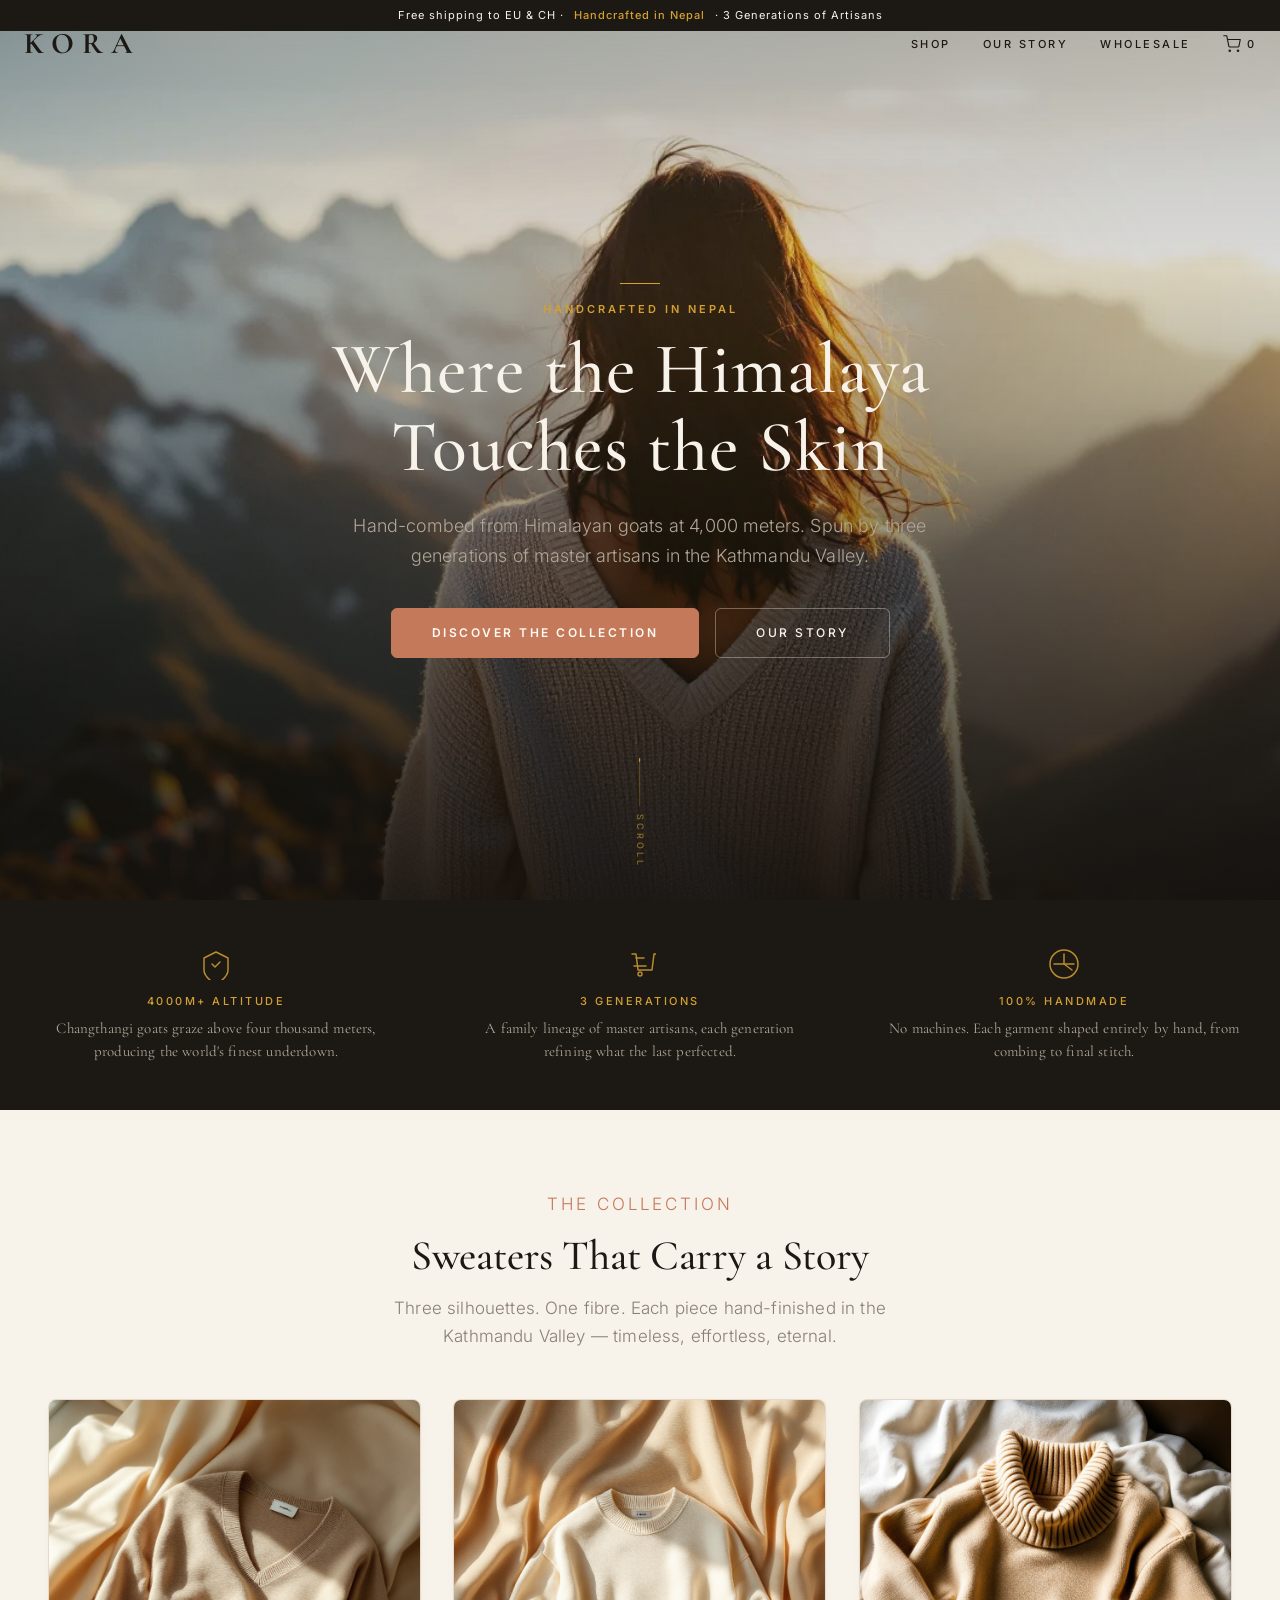
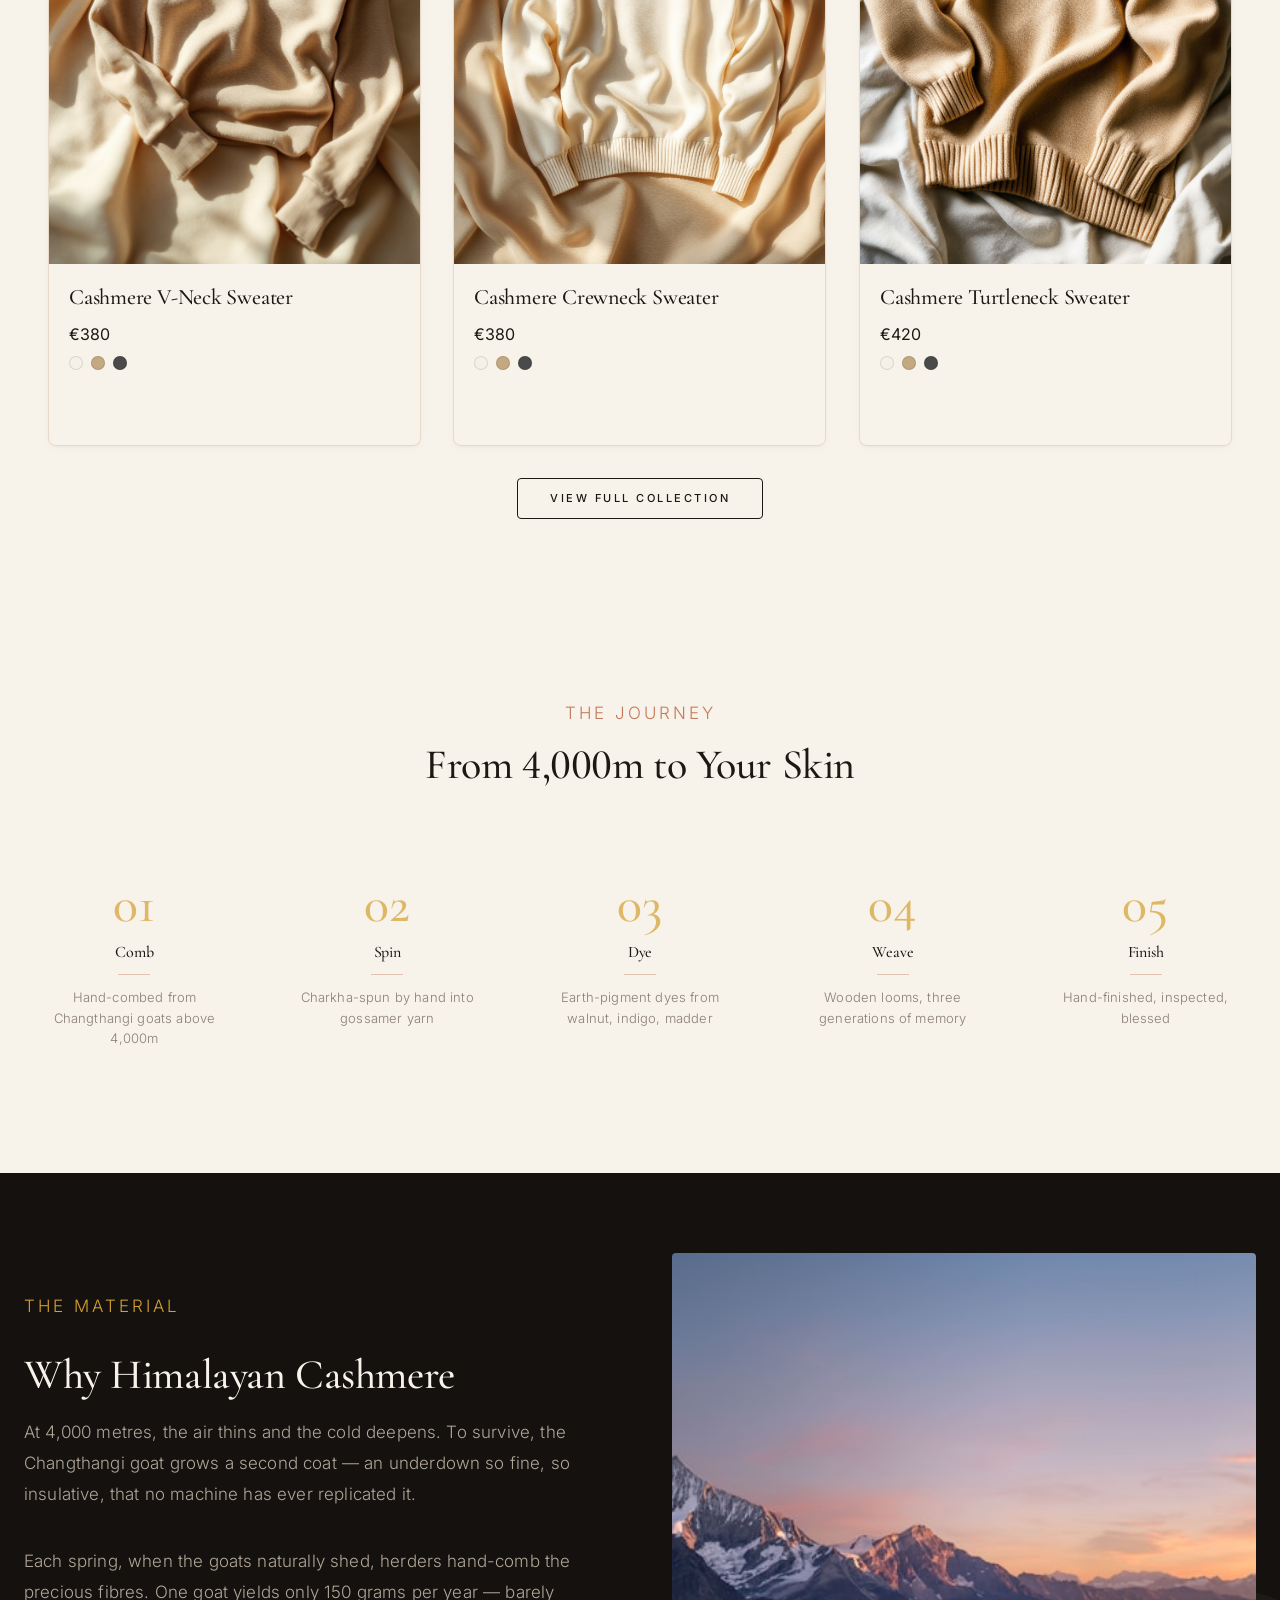
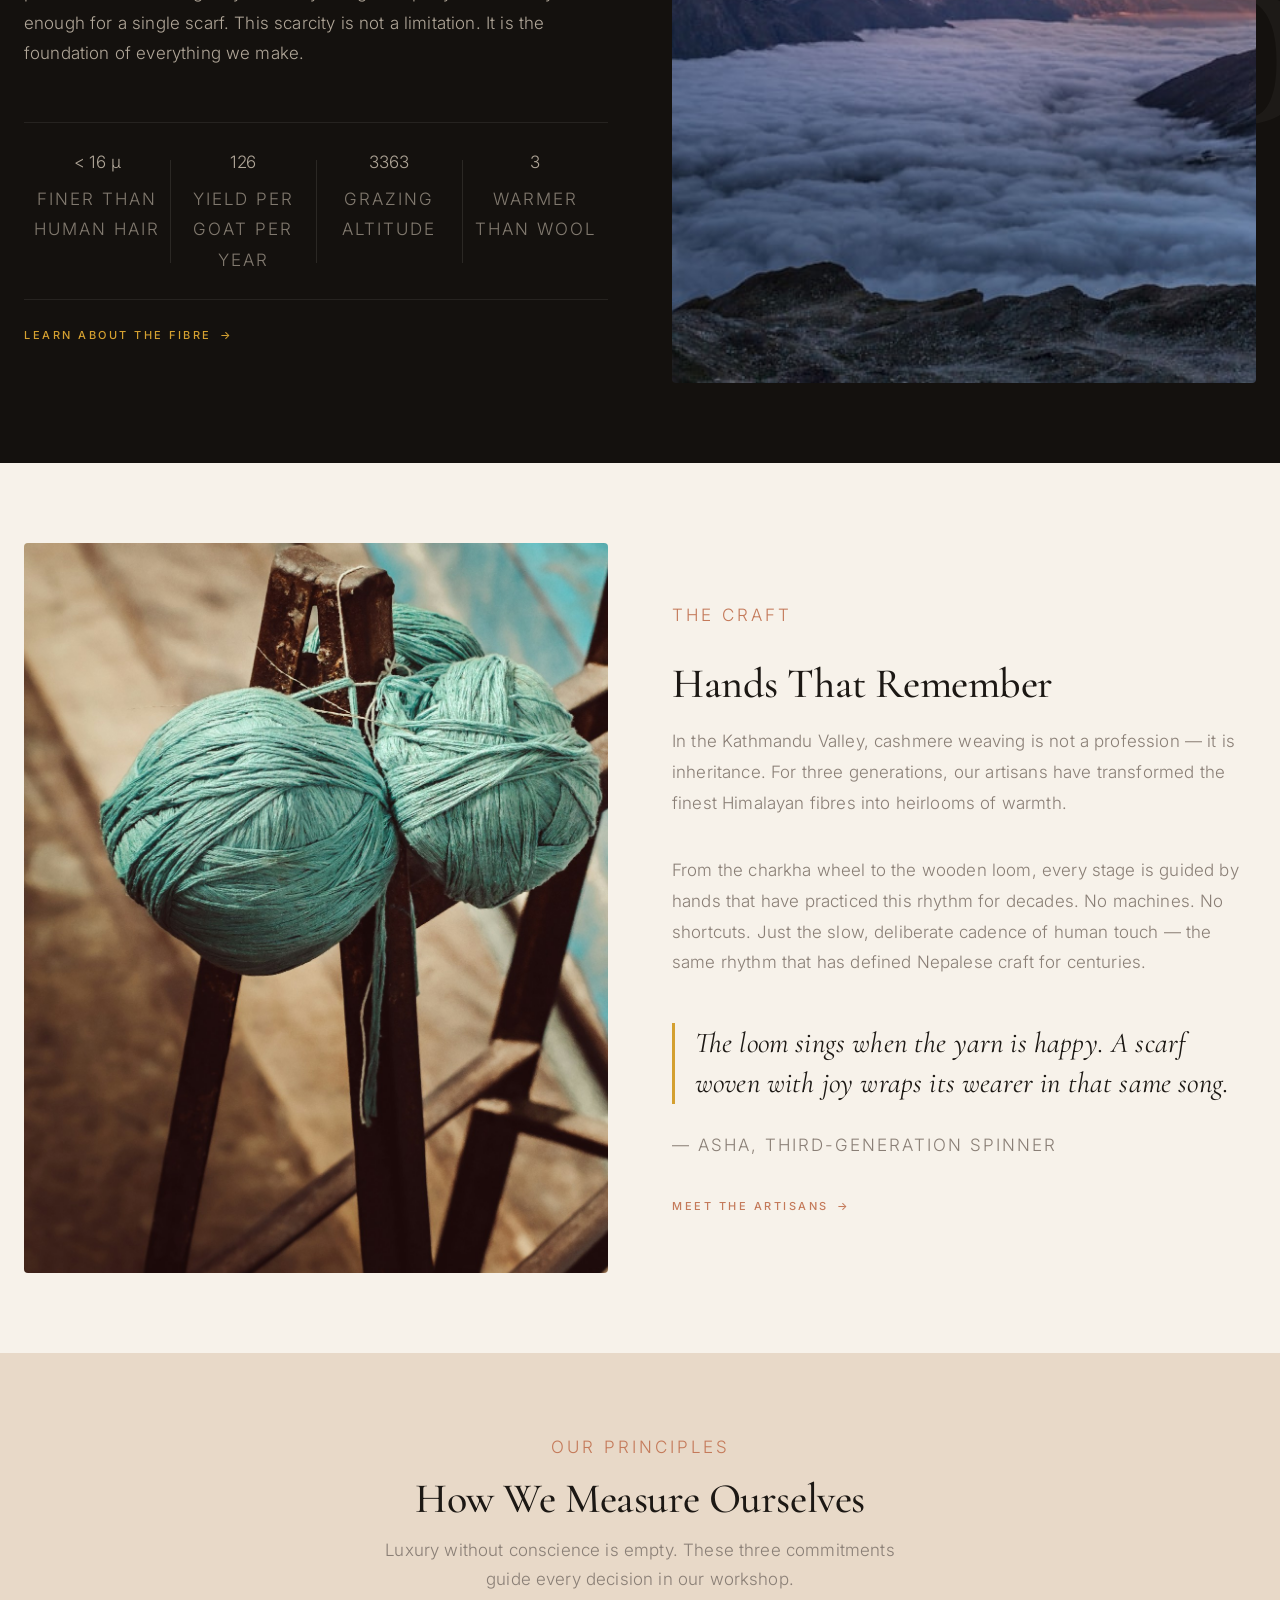
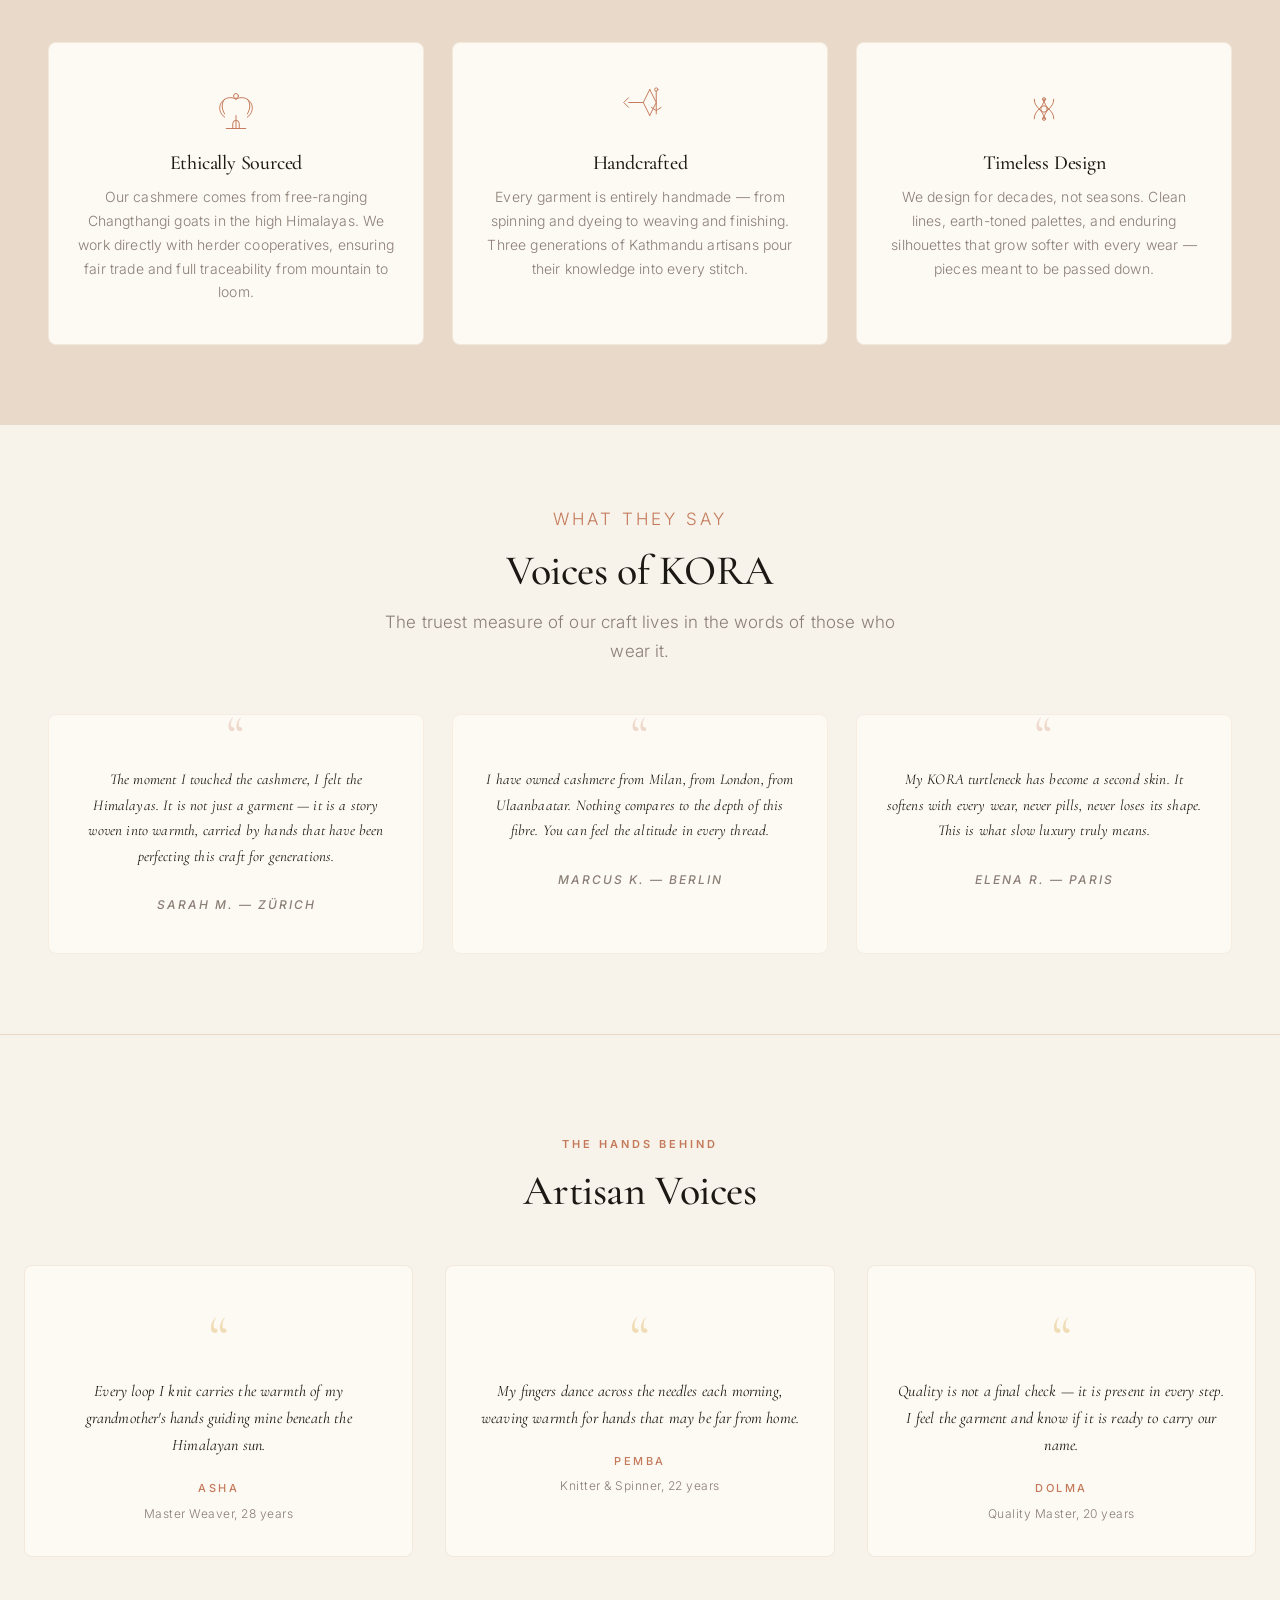
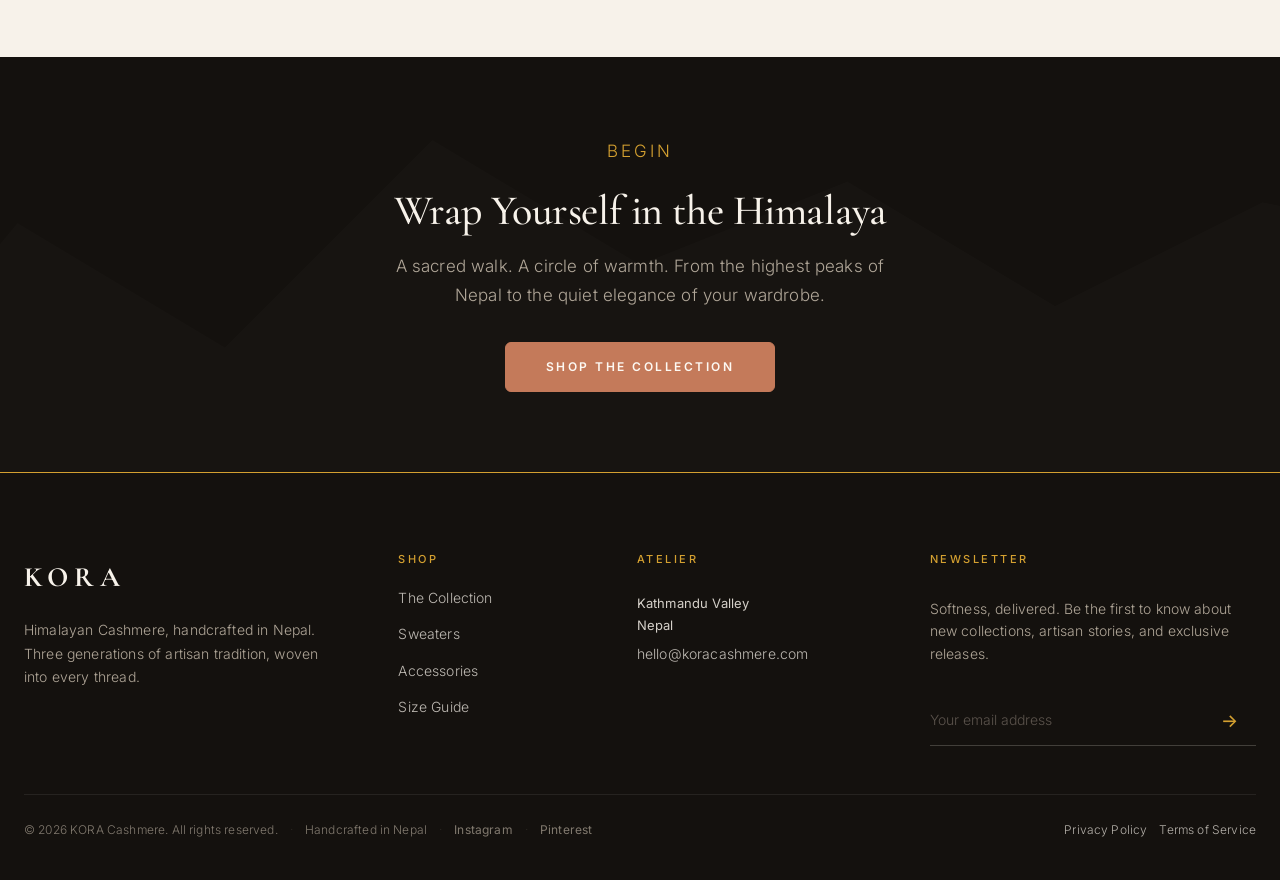
<file: index.html>
<!DOCTYPE html>
<html lang="en">
<head>
<meta charset="UTF-8">
<meta name="viewport" content="width=device-width, initial-scale=1.0">
<title>KORA — Himalayan Cashmere · Handmade in Nepal | Luxury Cashmere Sweaters</title>
<meta name="description" content="Luxury cashmere, handcrafted in the Nepalese Himalayas. Eternal softness from the world's finest fibers. V-neck, crewneck & turtleneck sweaters, scarves, gloves, and socks.">
<meta name="keywords" content="himalayan cashmere, luxury cashmere, handmade cashmere nepal, kora cashmere, cashmere sweaters, ethical cashmere, cashmere scarf, artisan cashmere, kathmandu cashmere, sustainable cashmere, premium cashmere">
<meta name="robots" content="index, follow, max-image-preview:large, max-snippet:-1, max-video-preview:-1">
<link rel="canonical" href="https://koracashmere.com/">
<link rel="preconnect" href="https://fonts.googleapis.com">
<link href="https://fonts.googleapis.com/css2?family=Cormorant+Garamond:ital,wght@0,300;0,400;0,500;0,600;0,700;1,400;1,500&family=Inter:wght@200;300;400;500;600&display=swap" rel="stylesheet">
<link rel="stylesheet" href="/css/style-v13.css">
<link rel="icon" type="image/svg+xml" href="/img/favicon.svg">

<!-- Open Graph -->
<meta property="og:title" content="KORA — Himalayan Cashmere · Handmade in Nepal">
<meta property="og:description" content="Luxury cashmere, handcrafted in the Nepalese Himalayas. Eternal softness from the world's finest fibers.">
<meta property="og:url" content="https://koracashmere.com/">
<meta property="og:type" content="website">
<meta property="og:site_name" content="KORA Cashmere">
<meta name="twitter:card" content="summary_large_image">
<meta name="twitter:title" content="KORA — Himalayan Cashmere · Handmade in Nepal">
<meta name="twitter:description" content="Luxury cashmere, handcrafted in the Nepalese Himalayas.">

<!-- Snipcart -->
<script async src="https://cdn.snipcart.com/themes/v3.4.1/default/snipcart.js"></script>
<link rel="stylesheet" href="https://cdn.snipcart.com/themes/v3.4.1/default/snipcart.css">

<!-- Schema.org -->
<script type="application/ld+json">
{"@context":"https://schema.org","@type":"Organization","@id":"https://koracashmere.com/#organization","name":"KORA Cashmere","alternateName":["KORA Himalayan Cashmere","KORA Nepal"],"url":"https://koracashmere.com","email":"hello@koracashmere.com","description":"Luxury Himalayan cashmere, handcrafted by three generations of artisans in the Kathmandu Valley.","foundingLocation":{"@type":"Place","name":"Kathmandu Valley, Nepal"},"address":{"@type":"PostalAddress","addressCountry":"NP"}}
</script>
<script type="application/ld+json">
{"@context":"https://schema.org","@type":"WebSite","@id":"https://koracashmere.com/#website","url":"https://koracashmere.com","name":"KORA Cashmere","description":"Luxury Himalayan cashmere, handcrafted in Nepal","inLanguage":"en"}
</script>
<script type="application/ld+json">
{"@context":"https://schema.org","@type":"LocalBusiness","@id":"https://koracashmere.com/#localbusiness","name":"KORA Cashmere","url":"https://koracashmere.com","email":"hello@koracashmere.com","description":"Luxury Himalayan cashmere, handcrafted by three generations of artisans in the Kathmandu Valley.","priceRange":"€75–€420","currenciesAccepted":"EUR, USD, CHF, GBP","address":{"@type":"PostalAddress","addressCountry":"NP","addressLocality":"Kathmandu"},"geo":{"@type":"GeoCoordinates","latitude":27.7172,"longitude":85.3240}}
</script>
<script type="application/ld+json">
{"@context":"https://schema.org","@type":"FAQPage","mainEntity":[{"@type":"Question","name":"What makes Himalayan cashmere special?","acceptedAnswer":{"@type":"Answer","text":"Himalayan cashmere comes from Changthangi goats that graze at altitudes above 4,000 meters in Nepal. The extreme cold produces an exceptionally fine undercoat — softer, warmer, and more durable than cashmere from lower altitudes. Each fibre is hand-combed and hand-spun by artisans in the Kathmandu Valley."}},{"@type":"Question","name":"How should I care for my KORA cashmere garment?","acceptedAnswer":{"@type":"Answer","text":"Hand wash in cold water with mild detergent, or dry clean. Lay flat to dry — never wring or tumble dry. Cashmere becomes softer with each careful wash. Store folded, not hung, to maintain shape."}},{"@type":"Question","name":"Where are KORA cashmere garments made?","acceptedAnswer":{"@type":"Answer","text":"Every KORA garment is entirely handcrafted in the Kathmandu Valley, Nepal, by three generations of master artisans using traditional techniques — hand-combing, charkha spinning, and wooden loom weaving."}},{"@type":"Question","name":"What is your shipping policy?","acceptedAnswer":{"@type":"Answer","text":"We ship worldwide via DHL Express. Orders are processed within 24 hours from our Kathmandu atelier. EU delivery typically takes 3–5 business days. International shipping rates calculated at checkout."}},{"@type":"Question","name":"Do you offer wholesale or private label?","acceptedAnswer":{"@type":"Answer","text":"Yes. KORA offers wholesale partnerships for boutiques (min. €2,500), luxury hotels (min. €8,000), and private label production (min. €15,000). Visit our Wholesale page or email hello@koracashmere.com to begin."}}]}
</script>
<script type="application/ld+json">
{"@context":"https://schema.org","@type":"BreadcrumbList","itemListElement":[{"@type":"ListItem","position":1,"name":"Home","item":"https://koracashmere.com/"},{"@type":"ListItem","position":2,"name":"Shop","item":"https://koracashmere.com/shop"},{"@type":"ListItem","position":3,"name":"Our Story","item":"https://koracashmere.com/story"}]}
</script>

<style>
/* ═══════════════════════════════════════════════════════════
   HOMEPAGE v5 — Premium editorial flow
   Fibre → Hands → Principles → Voices → CTA
   ═══════════════════════════════════════════════════════════ */

/* ── Distinction Strip ── */
.distinction {
  padding: 48px 24px;
  background-color: var(--earth);
  color: var(--cream);
}
.distinction-grid {
  display: grid;
  grid-template-columns: repeat(3, 1fr);
  gap: 40px;
  max-width: var(--container-max);
  margin: 0 auto;
  text-align: center;
}
.distinction-item {
  padding: 0 16px;
}
.distinction-icon {
  width: 32px;
  height: 32px;
  margin: 0 auto 12px;
  color: var(--saffron);
  opacity: 0.85;
}
.distinction-icon svg {
  width: 100%;
  height: 100%;
}
.distinction-label {
  font-family: var(--font-body);
  font-weight: 500;
  font-size: 11px;
  letter-spacing: 2.5px;
  text-transform: uppercase;
  color: var(--saffron);
  margin-bottom: 6px;
}
.distinction-text {
  font-family: var(--font-heading);
  font-weight: 400;
  font-size: 15px;
  color: var(--stone-light);
  line-height: 1.5;
}

/* ── Featured Collection ── */
.featured {
  padding: 80px 24px;
  background-color: var(--cream);
}
.featured-header {
  text-align: center;
  max-width: 520px;
  margin: 0 auto 48px;
}
.featured-header .eyebrow {
  color: var(--terracotta);
}
.featured-header h2 {
  font-family: var(--font-heading);
  font-weight: 500;
  font-size: clamp(28px, 4vw, 42px);
  color: var(--earth);
  margin-bottom: 12px;
}
.featured-header p {
  font-family: var(--font-body);
  font-weight: 300;
  font-size: 17px;
  color: var(--stone);
  line-height: 1.7;
}

/* ── The Fibre (dark, 2-col) ── */
.fibre {
  padding: 80px 24px;
  background-color: var(--earth-deep);
  color: var(--cream);
}
.fibre-grid {
  display: grid;
  grid-template-columns: 1fr 1fr;
  gap: 64px;
  align-items: center;
  max-width: var(--container-max);
  margin: 0 auto;
}
.fibre-text {
  display: flex;
  flex-direction: column;
  gap: 18px;
}
.fibre-text .eyebrow {
  color: var(--saffron);
}
.fibre-text h2 {
  font-family: var(--font-heading);
  font-weight: 500;
  font-size: clamp(28px, 4vw, 42px);
  color: var(--cream);
  line-height: 1.15;
}
.fibre-text p {
  font-family: var(--font-body);
  font-weight: 300;
  font-size: 17px;
  color: var(--stone-light);
  line-height: 1.8;
}

/* Fibre Stats — elegant horizontal bar */
.fibre-stats {
  display: flex;
  justify-content: space-between;
  gap: 0;
  margin-top: 16px;
  padding: 24px 0;
  border-top: 1px solid rgba(247,242,234,0.08);
  border-bottom: 1px solid rgba(247,242,234,0.08);
}
.fibre-stat {
  text-align: center;
  flex: 1;
  position: relative;
}
.fibre-stat + .fibre-stat::before {
  content: '';
  position: absolute;
  left: 0;
  top: 10%;
  height: 80%;
  width: 1px;
  background: rgba(247,242,234,0.1);
}
.fibre-stat-value {
  font-family: var(--font-heading);
  font-weight: 500;
  font-size: clamp(32px, 4vw, 44px);
  color: var(--saffron);
  line-height: 1;
  margin-bottom: 6px;
  letter-spacing: -0.01em;
}
.fibre-stat-label {
  font-family: var(--font-body);
  font-weight: 300;
  font-size: 11px;
  letter-spacing: 2px;
  text-transform: uppercase;
  color: var(--stone-light);
  opacity: 0.7;
}

.fibre-image {
  aspect-ratio: 4 / 5;
  overflow: hidden;
  border-radius: 4px;
  background-color: var(--earth);
}
.fibre-image img {
  width: 100%;
  height: 100%;
  object-fit: cover;
  transition: transform 0.6s ease;
}
.fibre-image:hover img {
  transform: scale(1.04);
}

/* ── The Hands (cream, 2-col reversed) ── */
.hands {
  padding: 80px 24px;
  background-color: var(--cream);
}
.hands-grid {
  display: grid;
  grid-template-columns: 1fr 1fr;
  gap: 64px;
  align-items: center;
  max-width: var(--container-max);
  margin: 0 auto;
}
.hands-image {
  aspect-ratio: 4 / 5;
  overflow: hidden;
  border-radius: 4px;
  background-color: var(--sand);
  order: -1;
}
.hands-image img {
  width: 100%;
  height: 100%;
  object-fit: cover;
  transition: transform 0.6s ease;
}
.hands-image:hover img {
  transform: scale(1.04);
}
.hands-text {
  display: flex;
  flex-direction: column;
  gap: 18px;
}
.hands-text .eyebrow {
  color: var(--terracotta);
}
.hands-text h2 {
  font-family: var(--font-heading);
  font-weight: 500;
  font-size: clamp(28px, 4vw, 42px);
  color: var(--earth);
  line-height: 1.15;
}
.hands-text p {
  font-family: var(--font-body);
  font-weight: 300;
  font-size: 17px;
  color: var(--stone);
  line-height: 1.8;
}
.hands-link {
  font-family: var(--font-body);
  font-weight: 500;
  font-size: 11px;
  letter-spacing: 2.5px;
  text-transform: uppercase;
  color: var(--terracotta);
  display: inline-flex;
  align-items: center;
  gap: 8px;
  transition: color var(--transition-base);
}
.hands-link:hover {
  color: var(--earth);
}
.hands-link::after {
  content: '→';
  transition: transform var(--transition-base);
}
.hands-link:hover::after {
  transform: translateX(4px);
}

/* ── Principles ── */
.principles {
  padding: 80px 24px;
  background-color: var(--sand);
}
.principles-header {
  text-align: center;
  max-width: 520px;
  margin: 0 auto 48px;
}
.principles-header .eyebrow {
  color: var(--terracotta);
}
.principles-header h2 {
  font-family: var(--font-heading);
  font-weight: 500;
  font-size: clamp(28px, 4vw, 42px);
  color: var(--earth);
  margin-bottom: 12px;
}
.principles-header p {
  font-family: var(--font-body);
  font-weight: 300;
  font-size: 17px;
  color: var(--stone);
  line-height: 1.7;
}
.principles-grid {
  display: grid;
  grid-template-columns: repeat(3, 1fr);
  gap: 28px;
  max-width: var(--container-max);
  margin: 0 auto;
}
.principle-card {
  text-align: center;
  padding: 40px 28px;
  background-color: var(--warm-white);
  border-radius: 8px;
  border: 1px solid rgba(232,217,200,0.5);
  transition: box-shadow var(--transition-base), transform var(--transition-base);
}
.principle-card:hover {
  box-shadow: 0 12px 36px rgba(20,17,14,0.07);
  transform: translateY(-4px);
}
.principle-icon {
  width: 52px;
  height: 52px;
  margin: 0 auto 16px;
  color: var(--terracotta);
}
.principle-icon svg {
  width: 100%;
  height: 100%;
}
.principle-card h3 {
  font-family: var(--font-heading);
  font-weight: 500;
  font-size: 20px;
  margin-bottom: 10px;
  color: var(--earth);
}
.principle-card p {
  font-family: var(--font-body);
  font-weight: 300;
  font-size: 14px;
  color: var(--stone);
  line-height: 1.7;
}

/* ── Voices (testimonials) ── */
.voices {
  padding: 80px 24px;
  background-color: var(--cream);
}
.voices-header {
  text-align: center;
  max-width: 520px;
  margin: 0 auto 48px;
}
.voices-header .eyebrow {
  color: var(--terracotta);
}
.voices-header h2 {
  font-family: var(--font-heading);
  font-weight: 500;
  font-size: clamp(28px, 4vw, 42px);
  color: var(--earth);
  margin-bottom: 12px;
}
.voices-header p {
  font-family: var(--font-body);
  font-weight: 300;
  font-size: 17px;
  color: var(--stone);
  line-height: 1.7;
}
.voices-grid {
  display: grid;
  grid-template-columns: repeat(3, 1fr);
  gap: 28px;
  max-width: var(--container-max);
  margin: 0 auto;
}
.voice-card {
  padding: 36px 28px;
  background-color: var(--warm-white);
  border-radius: 8px;
  border: 1px solid rgba(232,217,200,0.4);
  text-align: center;
  position: relative;
}
.voice-card::before {
  content: '\201C';
  font-family: var(--font-heading);
  font-size: 56px;
  color: var(--terracotta);
  position: absolute;
  top: -8px;
  left: 50%;
  transform: translateX(-50%);
  line-height: 1;
  opacity: 0.25;
}
.voice-text {
  font-family: var(--font-heading);
  font-weight: 400;
  font-style: italic;
  font-size: 15px;
  line-height: 1.7;
  color: var(--earth);
  margin-bottom: 20px;
  padding-top: 16px;
}
.voice-author {
  font-family: var(--font-body);
  font-weight: 500;
  font-size: 12px;
  letter-spacing: 2px;
  text-transform: uppercase;
  color: var(--stone);
}

/* ── Final CTA ── */
.cta-final {
  padding: 80px 24px;
  background-color: var(--earth-deep);
  text-align: center;
}
.cta-final-inner {
  max-width: 560px;
  margin: 0 auto;
}
.cta-final h2 {
  font-family: var(--font-heading);
  font-weight: 500;
  font-size: clamp(28px, 4vw, 42px);
  color: var(--cream);
  margin-bottom: 16px;
  line-height: 1.2;
}
.cta-final p {
  font-family: var(--font-body);
  font-weight: 300;
  font-size: 17px;
  color: var(--stone-light);
  line-height: 1.7;
  margin-bottom: 32px;
}

/* ── Responsive ── */
@media (max-width: 768px) {
  .distinction {
    padding: 32px 16px;
  }
  .distinction-grid {
    grid-template-columns: 1fr;
    gap: 24px;
  }
  .distinction-item {
    padding: 0 8px;
  }
  .distinction-icon {
    width: 28px;
    height: 28px;
    margin-bottom: 10px;
  }
  .distinction-text {
    font-size: 14px;
  }

  .featured {
    padding: 48px 16px;
  }
  .featured-header {
    margin-bottom: 36px;
  }
  .featured-header p {
    font-size: 15px;
  }

  .fibre {
    padding: 48px 16px;
  }
  .fibre-grid {
    grid-template-columns: 1fr;
    gap: 32px;
  }
  .fibre-image {
    aspect-ratio: 16 / 10;
    order: -1;
  }
  .fibre-stats {
    flex-wrap: wrap;
    gap: 0;
    padding: 16px 0;
  }
  .fibre-stat {
    flex: 1 1 50%;
    padding: 12px 0;
  }
  .fibre-stat:nth-child(3)::before {
    display: none;
  }
  .fibre-stat-value {
    font-size: 28px;
  }
  .fibre-text p {
    font-size: 15px;
  }

  .hands {
    padding: 48px 16px;
  }
  .hands-grid {
    grid-template-columns: 1fr;
    gap: 32px;
  }
  .hands-image {
    order: -1;
  }
  .hands-text p {
    font-size: 15px;
  }

  .principles {
    padding: 48px 16px;
  }
  .principles-header {
    margin-bottom: 32px;
  }
  .principles-grid {
    grid-template-columns: 1fr;
    gap: 16px;
  }
  .principle-card {
    padding: 28px 20px;
  }
  .principle-card p {
    font-size: 14px;
  }
  .principle-icon {
    width: 44px;
    height: 44px;
    margin-bottom: 12px;
  }

  .voices {
    padding: 48px 16px;
  }
  .voices-header {
    margin-bottom: 32px;
  }
  .voices-grid {
    grid-template-columns: 1fr;
    gap: 16px;
  }
  .voice-card {
    padding: 24px 18px;
  }
  .voice-text {
    font-size: 14px;
  }

  .cta-final {
    padding: 48px 16px;
  }
  .cta-final p {
    font-size: 15px;
    margin-bottom: 24px;
  }
}

/* ── Narrow phones ≤480px (foldables) ── */
@media (max-width: 480px) {
  .distinction {
    padding: 24px 12px;
  }
  .distinction-grid {
    gap: 20px;
  }
  .distinction-icon {
    width: 24px;
    height: 24px;
    margin-bottom: 8px;
  }
  .distinction-label {
    font-size: 10px;
    letter-spacing: 2px;
    margin-bottom: 4px;
  }
  .distinction-text {
    font-size: 13px;
  }

  .fibre-stats {
    flex-direction: column;
    gap: 0;
    padding: 12px 0;
  }
  .fibre-stat {
    flex: none;
    padding: 14px 0;
    display: flex;
    align-items: baseline;
    justify-content: space-between;
    text-align: left;
  }
  .fibre-stat + .fibre-stat {
    border-top: 1px solid rgba(247,242,234,0.06);
  }
  .fibre-stat + .fibre-stat::before {
    display: none;
  }
  .fibre-stat-value {
    font-size: 26px;
    margin-bottom: 0;
    min-width: 80px;
  }
  .fibre-stat-label {
    font-size: 11px;
  }

  .featured-header h2,
  .fibre-text h2,
  .hands-text h2,
  .principles-header h2,
  .voices-header h2,
  .cta-final h2 {
    font-size: 24px;
  }

  .voices-grid {
    gap: 12px;
  }
  .voice-card {
    padding: 20px 14px;
  }
  .voice-text {
    font-size: 13px;
  }
}

@media (min-width: 769px) and (max-width: 1024px) {
  .principles-grid,
  .voices-grid {
    grid-template-columns: repeat(3, 1fr);
    gap: 20px;
  }
  .fibre-grid,
  .hands-grid {
    gap: 40px;
  }
}
</style>
</head>
<body>

  <!-- Announcement Bar -->
  <div class="announcement">Free shipping to EU &amp; CH · <strong>Handcrafted in Nepal</strong> · 3 Generations of Artisans</div>

<!-- ═══════════════ NAV ═══════════════ -->
<header class="nav" id="nav">
  <a href="/" class="nav-logo">KORA</a>
  <div class="nav-links">
    <a href="/shop" class="nav-link">Shop</a>
    <a href="/story" class="nav-link">Our Story</a>
    <a href="/wholesale" class="nav-link">Wholesale</a>
    <button class="nav-cart snipcart-checkout" aria-label="Shopping cart">
      <svg viewBox="0 0 24 24" fill="none" stroke="currentColor" stroke-width="1.5" stroke-linecap="round" stroke-linejoin="round">
        <circle cx="9" cy="21" r="1"/><circle cx="20" cy="21" r="1"/>
        <path d="M1 1h4l2.68 13.39a2 2 0 0 0 2 1.61h9.72a2 2 0 0 0 2-1.61L23 6H6"/>
      </svg>
      <span class="snipcart-items-count">0</span>
    </button>
  </div>
  <button class="hamburger" aria-label="Toggle menu">
    <span></span><span></span><span></span>
  </button>
</header>

<!-- Mobile Overlay -->
<div class="mobile-overlay">
  <a href="/shop" class="nav-link">Shop</a>
  <a href="/story" class="nav-link">Our Story</a>
  <a href="/wholesale" class="nav-link">Wholesale</a>
</div>

<main>

<!-- ══════════ HERO ══════════ -->
<section class="hero">
  <img class="hero-bg-img" src="/img/models/hero-back-mountains.webp" alt="Himalayan Cashmere" loading="eager">
  <div class="hero-overlay"></div>
  <div class="hero-content">
    <div class="hero-eyebrow-rule reveal reveal-d1"></div>
    <p class="eyebrow reveal reveal-d1">Handcrafted in Nepal</p>
    <h1 class="hero-title reveal reveal-d2">Where the Himalaya Touches the Skin</h1>
    <p class="hero-subtitle reveal reveal-d3">Hand-combed from Himalayan goats at 4,000 meters. Spun by three generations of master artisans in the Kathmandu Valley.</p>
    <div class="hero-ctas reveal reveal-d4">
      <a href="/shop" class="btn btn-primary btn-lg">Discover the Collection</a>
      <a href="/story" class="btn btn-secondary btn-lg" style="color:var(--cream);border-color:rgba(247,242,234,0.35);">Our Story</a>
    </div>
  </div>
  <div class="scroll-indicator">
    <div class="scroll-line"></div>
    <span class="scroll-label">Scroll</span>
  </div>
</section>

<!-- ══════════ DISTINCTION ══════════ -->
<section class="distinction">
  <div class="distinction-grid">
    <div class="distinction-item reveal reveal-d1">
      <div class="distinction-icon">
        <svg viewBox="0 0 32 32" fill="none" stroke="currentColor" stroke-width="1.5" stroke-linecap="round" stroke-linejoin="round">
          <path d="M16 4L4 10v12c0 8 12 14 12 14s12-6 12-14V10L16 4z"/>
          <path d="M12 16l3 3 5-5"/>
        </svg>
      </div>
      <p class="distinction-label">4000m+ Altitude</p>
      <p class="distinction-text">Changthangi goats graze above four thousand meters, producing the world's finest underdown.</p>
    </div>
    <div class="distinction-item reveal reveal-d2">
      <div class="distinction-icon">
        <svg viewBox="0 0 32 32" fill="none" stroke="currentColor" stroke-width="1.5" stroke-linecap="round" stroke-linejoin="round">
          <path d="M8 6h4l2 16h14l2-16h4"/>
          <circle cx="16" cy="26" r="2"/>
          <path d="M12 10h8"/>
          <path d="M10 18h12"/>
        </svg>
      </div>
      <p class="distinction-label">3 Generations</p>
      <p class="distinction-text">A family lineage of master artisans, each generation refining what the last perfected.</p>
    </div>
    <div class="distinction-item reveal reveal-d3">
      <div class="distinction-icon">
        <svg viewBox="0 0 32 32" fill="none" stroke="currentColor" stroke-width="1.5" stroke-linecap="round" stroke-linejoin="round">
          <circle cx="16" cy="16" r="14"/>
          <path d="M16 6v10l8 6"/>
          <path d="M6 16h20"/>
        </svg>
      </div>
      <p class="distinction-label">100% Handmade</p>
      <p class="distinction-text">No machines. Each garment shaped entirely by hand, from combing to final stitch.</p>
    </div>
  </div>
</section>

<!-- ══════════ FEATURED COLLECTION ══════════ -->
<section class="featured">
  <div class="container">
    <div class="featured-header reveal">
      <p class="eyebrow">The Collection</p>
      <h2>Sweaters That Carry a Story</h2>
      <p>Three silhouettes. One fibre. Each piece hand-finished in the Kathmandu Valley — timeless, effortless, eternal.</p>
    </div>
    <div id="sweater-grid" class="product-grid reveal reveal-d1">
      <div class="skeleton-grid" style="grid-column:1/-1;display:grid;grid-template-columns:repeat(auto-fill,minmax(320px,1fr));gap:32px">
        <div class="skeleton-card"><div class="skeleton-image"></div><div class="skeleton-body"><div class="skeleton-line"></div><div class="skeleton-line"></div><div class="skeleton-line"></div></div></div>
        <div class="skeleton-card"><div class="skeleton-image"></div><div class="skeleton-body"><div class="skeleton-line"></div><div class="skeleton-line"></div><div class="skeleton-line"></div></div></div>
        <div class="skeleton-card"><div class="skeleton-image"></div><div class="skeleton-body"><div class="skeleton-line"></div><div class="skeleton-line"></div><div class="skeleton-line"></div></div></div>
      </div>
    </div>
    <div class="text-center mt-32 reveal reveal-d2">
      <a href="/shop" class="btn btn-secondary">View Full Collection</a>
    </div>
  </div>
</section>

<!-- ══════════ PROCESS / ATELIER JOURNEY ══════════ -->
<section class="process" id="process">
  <div class="process-inner">
    <div class="process-header reveal">
      <p class="eyebrow">The Journey</p>
      <h2>From 4,000m to Your Skin</h2>
    </div>
    <div class="process-grid">
      <div class="process-step reveal reveal-d1">
        <span class="process-num">01</span>
        <h3 class="process-title">Comb</h3>
        <div class="process-divider"></div>
        <p class="process-desc">Hand-combed from Changthangi goats above 4,000m</p>
      </div>
      <div class="process-step reveal reveal-d2">
        <span class="process-num">02</span>
        <h3 class="process-title">Spin</h3>
        <div class="process-divider"></div>
        <p class="process-desc">Charkha-spun by hand into gossamer yarn</p>
      </div>
      <div class="process-step reveal reveal-d3">
        <span class="process-num">03</span>
        <h3 class="process-title">Dye</h3>
        <div class="process-divider"></div>
        <p class="process-desc">Earth-pigment dyes from walnut, indigo, madder</p>
      </div>
      <div class="process-step reveal reveal-d4">
        <span class="process-num">04</span>
        <h3 class="process-title">Weave</h3>
        <div class="process-divider"></div>
        <p class="process-desc">Wooden looms, three generations of memory</p>
      </div>
      <div class="process-step reveal reveal-d5">
        <span class="process-num">05</span>
        <h3 class="process-title">Finish</h3>
        <div class="process-divider"></div>
        <p class="process-desc">Hand-finished, inspected, blessed</p>
      </div>
    </div>
  </div>
</section>

<!-- ══════════ THE FIBRE ══════════ -->
<section class="fibre">
  <div class="fibre-grid">
    <div class="fibre-text reveal reveal-d1">
      <p class="eyebrow">The Material</p>
      <h2>Why Himalayan Cashmere</h2>
      <p>At 4,000 metres, the air thins and the cold deepens. To survive, the Changthangi goat grows a second coat — an underdown so fine, so insulative, that no machine has ever replicated it.</p>
      <p>Each spring, when the goats naturally shed, herders hand-comb the precious fibres. One goat yields only 150 grams per year — barely enough for a single scarf. This scarcity is not a limitation. It is the foundation of everything we make.</p>
      <div class="fibre-stats">
        <div class="fibre-stat">
          <p class="fibre-stat-value">&lt; 16 &micro;</p>
          <p class="fibre-stat-label">Finer than human hair</p>
        </div>
        <div class="fibre-stat">
          <p class="fibre-stat-value counter" data-target="150">150</p>
          <p class="fibre-stat-label">Yield per goat per year</p>
        </div>
        <div class="fibre-stat">
          <p class="fibre-stat-value counter" data-target="4000">4000</p>
          <p class="fibre-stat-label">Grazing altitude</p>
        </div>
        <div class="fibre-stat">
          <p class="fibre-stat-value counter" data-target="3">3</p>
          <p class="fibre-stat-label">Warmer than wool</p>
        </div>
      </div>
      <a href="/story" class="fibre-link">Learn about the fibre <span class="link-arrow">&rarr;</span></a>
    </div>
    <div class="fibre-image reveal reveal-d2">
      <img src="/img/craft/cashmere-goat.jpg" alt="Changthangi goat in the Himalayas" loading="lazy">
    </div>
  </div>
</section>

<!-- ══════════ THE HANDS ══════════ -->
<section class="hands">
  <div class="hands-grid">
    <div class="hands-image reveal reveal-d1">
      <img src="/img/craft/artisan-weaving.jpg" alt="Nepalese artisan weaving cashmere" loading="lazy">
    </div>
    <div class="hands-text reveal reveal-d2">
      <p class="eyebrow">The Craft</p>
      <h2>Hands That Remember</h2>
      <p>In the Kathmandu Valley, cashmere weaving is not a profession — it is inheritance. For three generations, our artisans have transformed the finest Himalayan fibres into heirlooms of warmth.</p>
      <p>From the charkha wheel to the wooden loom, every stage is guided by hands that have practiced this rhythm for decades. No machines. No shortcuts. Just the slow, deliberate cadence of human touch — the same rhythm that has defined Nepalese craft for centuries.</p>
      <blockquote class="hands-pullquote">The loom sings when the yarn is happy. A scarf woven with joy wraps its wearer in that same song.</blockquote>
      <p class="hands-attribution">&mdash; Asha, third-generation spinner</p>
      <a href="/story" class="hands-link">Meet the Artisans</a>
    </div>
  </div>
</section>

<!-- ══════════ PRINCIPLES ══════════ -->
<section class="principles">
  <div class="container">
    <div class="principles-header reveal">
      <p class="eyebrow">Our Principles</p>
      <h2>How We Measure Ourselves</h2>
      <p>Luxury without conscience is empty. These three commitments guide every decision in our workshop.</p>
    </div>
    <div class="principles-grid">
      <div class="principle-card reveal reveal-d1">
        <div class="principle-icon">
          <svg viewBox="0 0 64 64" fill="none" stroke="currentColor" stroke-width="1.2" stroke-linecap="round" stroke-linejoin="round">
            <path d="M32 56V40"/>
            <path d="M32 20c-6-4-14-2-18 4s-2 14 4 18"/>
            <path d="M32 20c6-4 14-2 18 4s2 14-4 18"/>
            <path d="M18 38c-4-6-4-14 0-18"/>
            <path d="M46 38c4-6 4-14 0-18"/>
            <circle cx="32" cy="16" r="3"/>
            <path d="M20 56h24"/>
            <path d="M28 56v-6a4 4 0 0 1 8 0v6"/>
          </svg>
        </div>
        <h3>Ethically Sourced</h3>
        <p>Our cashmere comes from free-ranging Changthangi goats in the high Himalayas. We work directly with herder cooperatives, ensuring fair trade and full traceability from mountain to loom.</p>
      </div>
      <div class="principle-card reveal reveal-d2">
        <div class="principle-icon">
          <svg viewBox="0 0 64 64" fill="none" stroke="currentColor" stroke-width="1.2" stroke-linecap="round" stroke-linejoin="round">
            <path d="M44 8l8 16-8 16"/>
            <path d="M44 8l-8 16 8 16"/>
            <path d="M36 24H18"/>
            <path d="M18 18l-6 6 6 6"/>
            <circle cx="52" cy="8" r="2"/>
            <path d="M52 10v28"/>
            <path d="M46 30l6 4 6-4"/>
          </svg>
        </div>
        <h3>Handcrafted</h3>
        <p>Every garment is entirely handmade — from spinning and dyeing to weaving and finishing. Three generations of Kathmandu artisans pour their knowledge into every stitch.</p>
      </div>
      <div class="principle-card reveal reveal-d3">
        <div class="principle-icon">
          <svg viewBox="0 0 64 64" fill="none" stroke="currentColor" stroke-width="1.2" stroke-linecap="round" stroke-linejoin="round">
            <path d="M20 20c0 12 12 12 12 24"/>
            <path d="M44 44c0-12-12-12-12-24"/>
            <path d="M44 20c0 12-12 12-12 24"/>
            <path d="M20 44c0-12 12-12 12-24"/>
            <circle cx="32" cy="32" r="4"/>
            <circle cx="32" cy="20" r="2"/>
            <circle cx="32" cy="44" r="2"/>
          </svg>
        </div>
        <h3>Timeless Design</h3>
        <p>We design for decades, not seasons. Clean lines, earth-toned palettes, and enduring silhouettes that grow softer with every wear — pieces meant to be passed down.</p>
      </div>
    </div>
  </div>
</section>

<!-- ══════════ VOICES ══════════ -->
<section class="voices">
  <div class="container">
    <div class="voices-header reveal">
      <p class="eyebrow">What They Say</p>
      <h2>Voices of KORA</h2>
      <p>The truest measure of our craft lives in the words of those who wear it.</p>
    </div>
    <div class="voices-grid">
      <div class="voice-card reveal reveal-d1">
        <p class="voice-text">The moment I touched the cashmere, I felt the Himalayas. It is not just a garment — it is a story woven into warmth, carried by hands that have been perfecting this craft for generations.</p>
        <cite class="voice-author">Sarah M. — Zürich</cite>
      </div>
      <div class="voice-card reveal reveal-d2">
        <p class="voice-text">I have owned cashmere from Milan, from London, from Ulaanbaatar. Nothing compares to the depth of this fibre. You can feel the altitude in every thread.</p>
        <cite class="voice-author">Marcus K. — Berlin</cite>
      </div>
      <div class="voice-card reveal reveal-d3">
        <p class="voice-text">My KORA turtleneck has become a second skin. It softens with every wear, never pills, never loses its shape. This is what slow luxury truly means.</p>
        <cite class="voice-author">Elena R. — Paris</cite>
      </div>
    </div>
  </div>
</section>

<!-- ══════════ ARTISAN VOICES ══════════ -->
<section class="artisan-voices">
  <div class="artisan-voices-inner">
    <div class="artisan-voices-header reveal">
      <p class="eyebrow">The Hands Behind</p>
      <h2>Artisan Voices</h2>
    </div>
    <div class="artisan-voices-grid">
      <div class="artisan-voice-card reveal reveal-d1">
        <div class="artisan-voice-quote-mark">&ldquo;</div>
        <p class="artisan-voice-text">Every loop I knit carries the warmth of my grandmother's hands guiding mine beneath the Himalayan sun.</p>
        <p class="artisan-voice-name">Asha</p>
        <p class="artisan-voice-role">Master Weaver, 28 years</p>
      </div>
      <div class="artisan-voice-card reveal reveal-d2">
        <div class="artisan-voice-quote-mark">&ldquo;</div>
        <p class="artisan-voice-text">My fingers dance across the needles each morning, weaving warmth for hands that may be far from home.</p>
        <p class="artisan-voice-name">Pemba</p>
        <p class="artisan-voice-role">Knitter &amp; Spinner, 22 years</p>
      </div>
      <div class="artisan-voice-card reveal reveal-d3">
        <div class="artisan-voice-quote-mark">&ldquo;</div>
        <p class="artisan-voice-text">Quality is not a final check — it is present in every step. I feel the garment and know if it is ready to carry our name.</p>
        <p class="artisan-voice-name">Dolma</p>
        <p class="artisan-voice-role">Quality Master, 20 years</p>
      </div>
    </div>
  </div>
</section>

<!-- ══════════ FINAL CTA ══════════ -->
<section class="cta-final">
  <div class="cta-final-inner reveal">
    <p class="eyebrow">Begin</p>
    <h2>Wrap Yourself in the Himalaya</h2>
    <p>A sacred walk. A circle of warmth. From the highest peaks of Nepal to the quiet elegance of your wardrobe.</p>
    <a href="/shop" class="btn btn-primary btn-lg">Shop the Collection</a>
  </div>
</section>

</main>

<!-- ══════════ FOOTER ══════════ -->
<footer class="footer">
  <div class="footer-grid">
    <!-- Brand -->
    <div class="footer-brand">
      <div class="footer-logo">KORA</div>
      <p class="footer-description">Himalayan Cashmere, handcrafted in Nepal. Three generations of artisan tradition, woven into every thread.</p>
    </div>

    <!-- Shop Links -->
    <div>
      <h4 class="footer-heading">Shop</h4>
      <div class="footer-links">
        <a href="/shop" class="footer-link">The Collection</a>
        <a href="/shop" class="footer-link">Sweaters</a>
        <a href="/shop" class="footer-link">Accessories</a>
        <a href="/size-guide" class="footer-link">Size Guide</a>
      </div>
    </div>

    <!-- Atelier -->
    <div class="footer-atelier">
      <h4 class="footer-heading">Atelier</h4>
      <p class="footer-address">Kathmandu Valley<br>Nepal</p>
      <p><a href="mailto:hello@koracashmere.com" class="footer-link">hello@koracashmere.com</a></p>
    </div>

    <!-- Newsletter -->
    <div class="footer-newsletter">
      <h4 class="footer-heading">Newsletter</h4>
      <p>Softness, delivered. Be the first to know about new collections, artisan stories, and exclusive releases.</p>
      <form class="newsletter-form" action="https://formspree.io/f/xwpkqyra" method="POST">
        <input type="email" name="email" class="newsletter-input" placeholder="Your email address" required aria-label="Email for newsletter">
        <button type="submit" class="newsletter-submit" aria-label="Subscribe">&rarr;</button>
      </form>
    </div>
  </div>

  <div class="footer-bottom">
    <div class="footer-bottom-bar">
      <span>&copy; 2026 KORA Cashmere. All rights reserved.</span>
      <span class="footer-bottom-sep">&middot;</span>
      <span>Handcrafted in Nepal</span>
      <span class="footer-bottom-sep">&middot;</span>
      <a href="https://instagram.com/koracashmere" class="footer-instagram" target="_blank" rel="noopener">Instagram</a>
      <span class="footer-bottom-sep">&middot;</span>
      <a href="https://pinterest.com/koracashmere" class="footer-pinterest" target="_blank" rel="noopener">Pinterest</a>
    </div>
    <span style="display:flex;gap:12px;">
      <a href="/privacy/" class="footer-link" style="opacity:0.7;font-size:12px;">Privacy Policy</a>
      <a href="/terms/" class="footer-link" style="opacity:0.7;font-size:12px;">Terms of Service</a>
    </span>
  </div>
</footer>

<div id="snipcart" data-api-key="YOUR_SNIPCART_KEY" hidden></div>
<script src="/js/products-v15.js"></script>
<script src="/js/main-v10.js"></script>

<script>
document.addEventListener('DOMContentLoaded', function() {
  const grid = document.getElementById('sweater-grid');
  if (grid && typeof renderShopGrid === 'function') {
    grid.innerHTML = renderShopGrid('sweaters');
  }
});
</script>
</body>
</html>
</file>
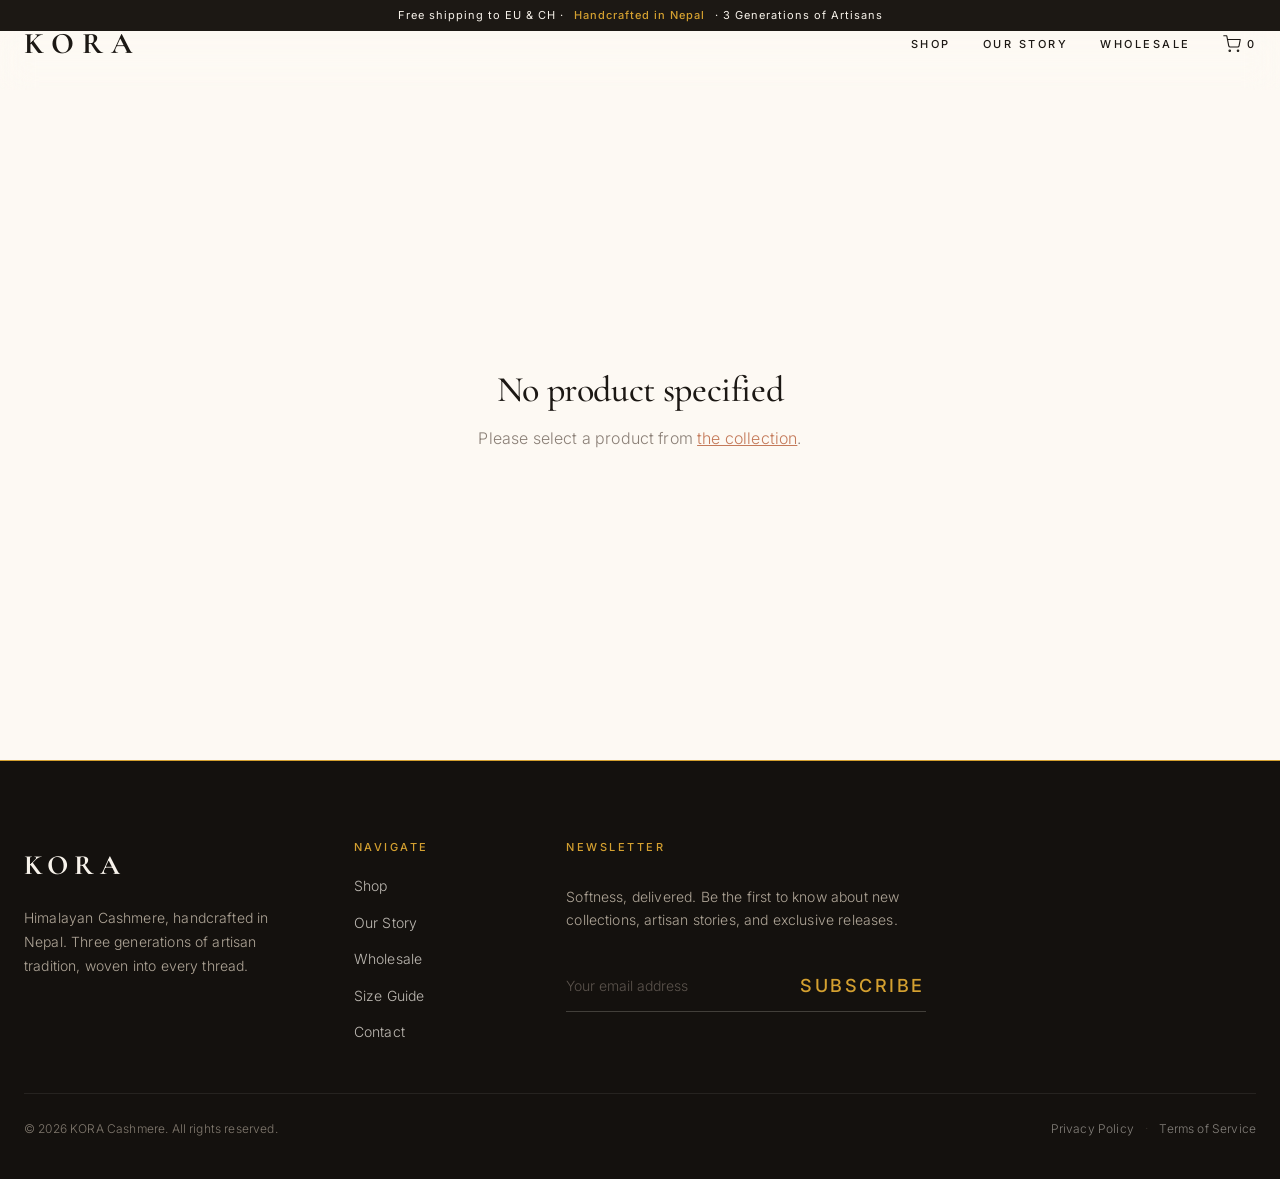
<file: product.html>
<!DOCTYPE html>
<html lang="en">
<head>
<meta charset="UTF-8">
<meta name="viewport" content="width=device-width, initial-scale=1.0">
<title>Product — KORA Cashmere | Himalayan Cashmere · Handmade in Nepal</title>
<meta name="description" content="Luxury cashmere, handcrafted in the Nepalese Himalayas. Eternal softness from the world's finest fibers.">
<meta name="robots" content="index, follow, max-image-preview:large, max-snippet:-1, max-video-preview:-1">
<link rel="canonical" href="https://koracashmere.com/product">
<link rel="preconnect" href="https://fonts.googleapis.com">
<link href="https://fonts.googleapis.com/css2?family=Cormorant+Garamond:ital,wght@0,300;0,400;0,500;0,600;0,700;1,400;1,500&family=Inter:wght@200;300;400;500;600&display=swap" rel="stylesheet">
<link rel="stylesheet" href="/css/style-v13.css">
<link rel="icon" type="image/svg+xml" href="/img/favicon.svg">

<!-- Open Graph -->
<meta property="og:title" content="KORA Cashmere — Product">
<meta property="og:description" content="Luxury Himalayan cashmere, handcrafted in Nepal.">
<meta property="og:url" content="https://koracashmere.com/product">
<meta property="og:type" content="website">
<meta property="og:site_name" content="KORA Cashmere">
<meta name="twitter:card" content="summary_large_image">

<!-- Snipcart -->
<script async src="https://cdn.snipcart.com/themes/v3.4.1/default/snipcart.js"></script>
<link rel="stylesheet" href="https://cdn.snipcart.com/themes/v3.4.1/default/snipcart.css">

<style>
/* ─── Product Detail Page Styles ─── */

.product-page {
  padding: 140px 24px 80px;
  max-width: var(--container-max);
  margin: 0 auto;
}

.product-detail {
  display: grid;
  grid-template-columns: 1fr 1fr;
  gap: 64px;
  align-items: start;
}

/* Image Section */
.product-detail-image {
  width: 100%;
  aspect-ratio: 3 / 4;
  background-color: var(--sand);
  overflow: hidden;
  border-radius: 4px;
  position: relative;
}

.product-detail-image img {
  width: 100%;
  height: 100%;
  object-fit: cover;
  transition: transform 0.6s ease;
}

.product-detail-image:hover img {
  transform: scale(1.05);
}

.product-thumbnails {
  display: flex;
  gap: 12px;
  margin-top: 16px;
}

.product-thumbnail {
  width: 72px;
  height: 96px;
  border-radius: 4px;
  overflow: hidden;
  cursor: pointer;
  border: 2px solid transparent;
  transition: border-color var(--transition-base);
  background-color: var(--sand);
}

.product-thumbnail.active {
  border-color: var(--terracotta);
}

.product-thumbnail img {
  width: 100%;
  height: 100%;
  object-fit: cover;
}

/* Info Section */
.product-detail-info {
  display: flex;
  flex-direction: column;
  gap: 24px;
  padding-top: 8px;
}

.product-detail-name {
  font-family: var(--font-heading);
  font-weight: 600;
  font-size: 36px;
  line-height: 1.15;
  color: var(--earth);
  margin: 0;
}

.product-detail-price {
  font-family: var(--font-heading);
  font-size: 28px;
  font-weight: 500;
  color: var(--earth);
}

.product-detail-description {
  font-family: var(--font-body);
  font-weight: 300;
  font-size: 16px;
  line-height: 1.8;
  color: var(--stone);
}

/* Section dividers */
.product-detail-section {
  padding-top: 8px;
  border-top: 1px solid var(--sand);
}

.product-detail-section label {
  font-family: var(--font-body);
  font-weight: 500;
  font-size: 11px;
  letter-spacing: 2px;
  text-transform: uppercase;
  color: var(--stone);
  display: block;
  margin-bottom: 12px;
}

/* Color Swatches */
.product-color-options {
  display: flex;
  gap: 12px;
  flex-wrap: wrap;
}

.color-swatch-large {
  width: 36px;
  height: 36px;
  border-radius: 50%;
  cursor: pointer;
  border: 2px solid transparent;
  transition: border-color var(--transition-base), transform var(--transition-base);
  position: relative;
}

.color-swatch-large:hover {
  transform: scale(1.15);
}

.color-swatch-large.is-selected {
  border-color: var(--earth);
  transform: scale(1.1);
}

/* Size Options */
.product-size-options {
  display: flex;
  gap: 8px;
  flex-wrap: wrap;
}

.size-option {
  min-width: 48px;
  height: 44px;
  display: flex;
  align-items: center;
  justify-content: center;
  padding: 0 16px;
  border: 1px solid var(--sand);
  border-radius: 4px;
  font-family: var(--font-body);
  font-weight: 400;
  font-size: 13px;
  color: var(--earth);
  cursor: pointer;
  transition: border-color var(--transition-base), background-color var(--transition-base);
}

.size-option:hover {
  border-color: var(--terracotta);
}

.size-option.is-selected {
  border-color: var(--earth);
  background-color: var(--earth);
  color: var(--warm-white);
}

/* Product Specs */
.product-specs {
  display: flex;
  flex-direction: column;
  gap: 12px;
}

.spec-row {
  display: flex;
  justify-content: space-between;
  align-items: baseline;
  padding: 8px 0;
  border-bottom: 1px solid rgba(0,0,0,0.04);
}

.spec-label {
  font-family: var(--font-body);
  font-weight: 400;
  font-size: 13px;
  color: var(--stone);
  letter-spacing: 0.5px;
}

.spec-value {
  font-family: var(--font-body);
  font-weight: 400;
  font-size: 14px;
  color: var(--earth);
  text-align: right;
}

/* Add to Bag Button */
.product-add-to-bag {
  width: 100%;
  padding: 16px 32px;
  background-color: var(--earth);
  color: var(--warm-white);
  font-family: var(--font-body);
  font-weight: 500;
  font-size: 13px;
  letter-spacing: 2px;
  text-transform: uppercase;
  border: none;
  border-radius: 4px;
  cursor: pointer;
  transition: background-color var(--transition-base);
}

.product-add-to-bag:hover {
  background-color: var(--terracotta);
}

/* Meet the Maker */
.meet-the-maker {
  padding-top: 8px;
  border-top: 1px solid var(--sand);
}

.maker-card {
  display: flex;
  align-items: center;
  gap: 20px;
  padding: 24px;
  background-color: var(--cream);
  border-radius: 8px;
}

.maker-avatar {
  width: 64px;
  height: 64px;
  border-radius: 50%;
  overflow: hidden;
  flex-shrink: 0;
  position: relative;
  background-color: var(--sand);
}

.maker-avatar img {
  width: 100%;
  height: 100%;
  object-fit: cover;
}

.maker-avatar-placeholder {
  width: 100%;
  height: 100%;
  display: flex;
  align-items: center;
  justify-content: center;
  font-family: var(--font-heading);
  font-size: 28px;
  font-weight: 600;
  color: var(--terracotta);
  background-color: var(--sand);
}

.maker-details {
  flex: 1;
}

.maker-name {
  font-family: var(--font-heading);
  font-weight: 600;
  font-size: 18px;
  color: var(--earth);
  margin-bottom: 6px;
}

.maker-quote {
  font-family: var(--font-heading);
  font-weight: 400;
  font-style: italic;
  font-size: 15px;
  line-height: 1.5;
  color: var(--stone);
  margin: 0;
}

/* Complete the Look */
.complete-look {
  margin-top: 80px;
  padding-top: 48px;
  border-top: 1px solid var(--sand);
}

.complete-look h2 {
  font-family: var(--font-heading);
  font-weight: 500;
  font-size: 28px;
  color: var(--earth);
  text-align: center;
  margin-bottom: 40px;
}

.complete-look-grid {
  display: grid;
  grid-template-columns: repeat(3, 1fr);
  gap: 24px;
}

.complete-look-item {
  text-align: center;
}

.complete-look-item img {
  width: 100%;
  aspect-ratio: 3 / 4;
  object-fit: cover;
  border-radius: 4px;
  background-color: var(--sand);
  margin-bottom: 12px;
}

.complete-look-item h4 {
  font-family: var(--font-heading);
  font-weight: 500;
  font-size: 17px;
  color: var(--earth);
  margin-bottom: 4px;
}

.complete-look-item .price {
  font-family: var(--font-body);
  font-weight: 400;
  font-size: 14px;
  color: var(--stone);
}

/* Product not found */
.product-not-found {
  text-align: center;
  padding: 120px 24px;
}

.product-not-found h2 {
  font-family: var(--font-heading);
  font-weight: 500;
  font-size: 36px;
  color: var(--earth);
  margin-bottom: 12px;
}

.product-not-found p {
  font-family: var(--font-body);
  font-weight: 300;
  font-size: 16px;
  color: var(--stone);
}

/* Loading state */
.product-detail-loading {
  text-align: center;
  padding: 120px 24px;
  color: var(--stone);
}

.product-detail-loading .spinner {
  display: inline-block;
  width: 32px;
  height: 32px;
  border: 2px solid var(--sand);
  border-top-color: var(--terracotta);
  border-radius: 50%;
  animation: spin 0.8s linear infinite;
  margin-bottom: 16px;
}

@keyframes spin {
  to { transform: rotate(360deg); }
}

/* Responsive */
@media (max-width: 768px) {
  .product-page {
    padding: 120px 16px 60px;
  }

  .product-detail {
    grid-template-columns: 1fr;
    gap: 32px;
  }

  .product-detail-name {
    font-size: 28px;
  }

  .product-detail-price {
    font-size: 24px;
  }

  .product-thumbnails {
    flex-wrap: wrap;
  }

  .complete-look-grid {
    grid-template-columns: 1fr;
    gap: 32px;
  }

  .maker-card {
    flex-direction: column;
    text-align: center;
  }
}

@media (min-width: 769px) and (max-width: 1024px) {
  .product-detail {
    gap: 40px;
  }

  .complete-look-grid {
    grid-template-columns: repeat(2, 1fr);
  }
}
</style>
</head>
<body>

  <!-- Announcement Bar -->
  <div class="announcement">Free shipping to EU &amp; CH · <strong>Handcrafted in Nepal</strong> · 3 Generations of Artisans</div>

  <!-- ═══════════════════════════════════════════════════════
       NAV (fixed)
       ═══════════════════════════════════════════════════════ -->
  <header class="nav" id="nav">
    <a href="/" class="nav-logo">KORA</a>
    <div class="nav-links">
      <a href="/shop" class="nav-link">Shop</a>
      <a href="/story" class="nav-link">Our Story</a>
      <a href="/wholesale" class="nav-link">Wholesale</a>
      <button class="nav-cart snipcart-checkout" aria-label="Shopping cart">
        <svg viewBox="0 0 24 24" fill="none" stroke="currentColor" stroke-width="1.5" stroke-linecap="round" stroke-linejoin="round">
          <circle cx="9" cy="21" r="1"/><circle cx="20" cy="21" r="1"/>
          <path d="M1 1h4l2.68 13.39a2 2 0 0 0 2 1.61h9.72a2 2 0 0 0 2-1.61L23 6H6"/>
        </svg>
        <span class="snipcart-items-count">0</span>
      </button>
    </div>
    <button class="hamburger" aria-label="Toggle menu">
      <span></span><span></span><span></span>
    </button>
  </header>

  <!-- Mobile Overlay -->
  <div class="mobile-overlay">
    <a href="/shop" class="nav-link">Shop</a>
    <a href="/story" class="nav-link">Our Story</a>
    <a href="/wholesale" class="nav-link">Wholesale</a>
  </div>

  <main>
    <section class="product-page">
      <div id="product-detail">
        <div class="product-detail-loading">
          <div class="spinner"></div>
          <p>Loading product…</p>
        </div>
      </div>
    </section>
  </main>

  <!-- ═══════════════════════════════════════════════════════
       FOOTER (earth-deep)
       ═══════════════════════════════════════════════════════ -->
  <footer class="footer">
    <div class="footer-grid">
      <!-- Brand -->
      <div class="footer-brand">
        <div class="footer-logo">KORA</div>
        <p class="footer-description">Himalayan Cashmere, handcrafted in Nepal. Three generations of artisan tradition, woven into every thread.</p>
      </div>

      <!-- Links -->
      <div>
        <h4 class="footer-heading">Navigate</h4>
        <div class="footer-links">
          <a href="/shop" class="footer-link">Shop</a>
          <a href="/story" class="footer-link">Our Story</a>
          <a href="/wholesale" class="footer-link">Wholesale</a>
          <a href="/size-guide" class="footer-link">Size Guide</a>
          <a href="mailto:hello@koracashmere.com" class="footer-link">Contact</a>
        </div>
      </div>

      <!-- Newsletter -->
      <div class="footer-newsletter">
        <h4 class="footer-heading">Newsletter</h4>
        <p>Softness, delivered. Be the first to know about new collections, artisan stories, and exclusive releases.</p>
        <form class="newsletter-form" action="https://formspree.io/f/xwpkqyra" method="POST">
          <input type="email" name="email" class="newsletter-input" placeholder="Your email address" required aria-label="Email for newsletter">
          <button type="submit" class="newsletter-submit">Subscribe</button>
        </form>
      </div>
    </div>

    <div class="footer-bottom">
      <span class="footer-bottom-text">&copy; 2026 KORA Cashmere. All rights reserved.</span>
      <span class="footer-bottom-text">
        <a href="/privacy/" class="footer-link" style="opacity:0.7;font-size:12px;">Privacy Policy</a>
        <span style="opacity:0.3;margin:0 8px;">·</span>
        <a href="/terms/" class="footer-link" style="opacity:0.7;font-size:12px;">Terms of Service</a>
      </span>
    </div>
  </footer>

  <!-- ═══════════════════════════════════════════════════════
       SCRIPTS
       ═══════════════════════════════════════════════════════ -->
  <!-- Snipcart config -->
  <div id="snipcart" data-api-key="YOUR_SNIPCART_KEY" hidden></div>

  <!-- Product Structured Data (injected dynamically) -->
  <script type="application/ld+json" id="product-schema"></script>

  <script src="/js/products-v15.js"></script>
  <script src="/js/main-v10.js"></script>

  <script>
  // ── Inject Product Schema JSON-LD ──
  function injectProductSchema(product) {
    var schema = {
      "@context": "https://schema.org",
      "@type": "Product",
      "@id": "https://koracashmere.com/product?p=" + product.slug + "#product",
      "name": product.name,
      "description": product.description,
      "image": "https://koracashmere.com" + product.image,
      "sku": "KORA-" + product.slug.toUpperCase(),
      "brand": {
        "@type": "Brand",
        "name": "KORA Himalayan Cashmere"
      },
      "offers": {
        "@type": "Offer",
        "url": "https://koracashmere.com/product?p=" + product.slug,
        "priceCurrency": "EUR",
        "price": product.price,
        "availability": "https://schema.org/InStock",
        "itemCondition": "https://schema.org/NewCondition",
        "shippingDetails": {
          "@type": "OfferShippingDetails",
          "shippingRate": {
            "@type": "MonetaryAmount",
            "value": "0",
            "currency": "EUR"
          },
          "shippingDestination": {
            "@type": "DefinedRegion",
            "addressCountry": ["DE","AT","CH","FR","IT","NL","BE","ES","GB","US"]
          },
          "deliveryTime": {
            "@type": "ShippingDeliveryTime",
            "handlingTime": {"@type": "QuantitativeValue","minValue":0,"maxValue":1,"unitCode":"DAY"},
            "transitTime": {"@type": "QuantitativeValue","minValue":3,"maxValue":5,"unitCode":"DAY"}
          }
        }
      },
      "manufacturer": {
        "@type": "Organization",
        "name": "KORA Cashmere",
        "location": {
          "@type": "Place",
          "name": "Kathmandu Valley, Nepal",
          "address": {"@type":"PostalAddress","addressCountry":"NP","addressLocality":"Kathmandu"}
        }
      },
      "material": product.material,
      "countryOfOrigin": "NP"
    };

    // Add color variants
    if (product.colors) {
      schema["additionalProperty"] = [
        {
          "@type": "PropertyValue",
          "name": "Available Colors",
          "propertyID": "color",
          "value": product.colors.map(function(c){return c.name;}).join(", ")
        }
      ];
    }

    // Add weight if available
    if (product.weight) {
      schema["weight"] = {
        "@type": "QuantitativeValue",
        "unitText": "gsm",
        "value": product.weight.replace("gsm","")
      };
    }

    document.getElementById('product-schema').textContent = JSON.stringify(schema, null, 2);
  }

  // Parse URL parameter and render product detail page
  document.addEventListener('DOMContentLoaded', function() {
    var params = new URLSearchParams(window.location.search);
    var slug = params.get('p');

    if (!slug) {
      document.getElementById('product-detail').innerHTML =
        '<div class="product-not-found"><h2>No product specified</h2><p>Please select a product from <a href="/shop" style="text-decoration:underline;color:var(--terracotta);">the collection</a>.</p></div>';
      return;
    }

    if (typeof renderProductPage === 'function' && typeof PRODUCTS !== 'undefined') {
      document.getElementById('product-detail').innerHTML = renderProductPage(slug);
      // Inject Product Schema
      var product = PRODUCTS.find(function(p){ return p.slug === slug; });
      if (product) { injectProductSchema(product); }
    }
  });
  </script>
</body>
</html>
</file>
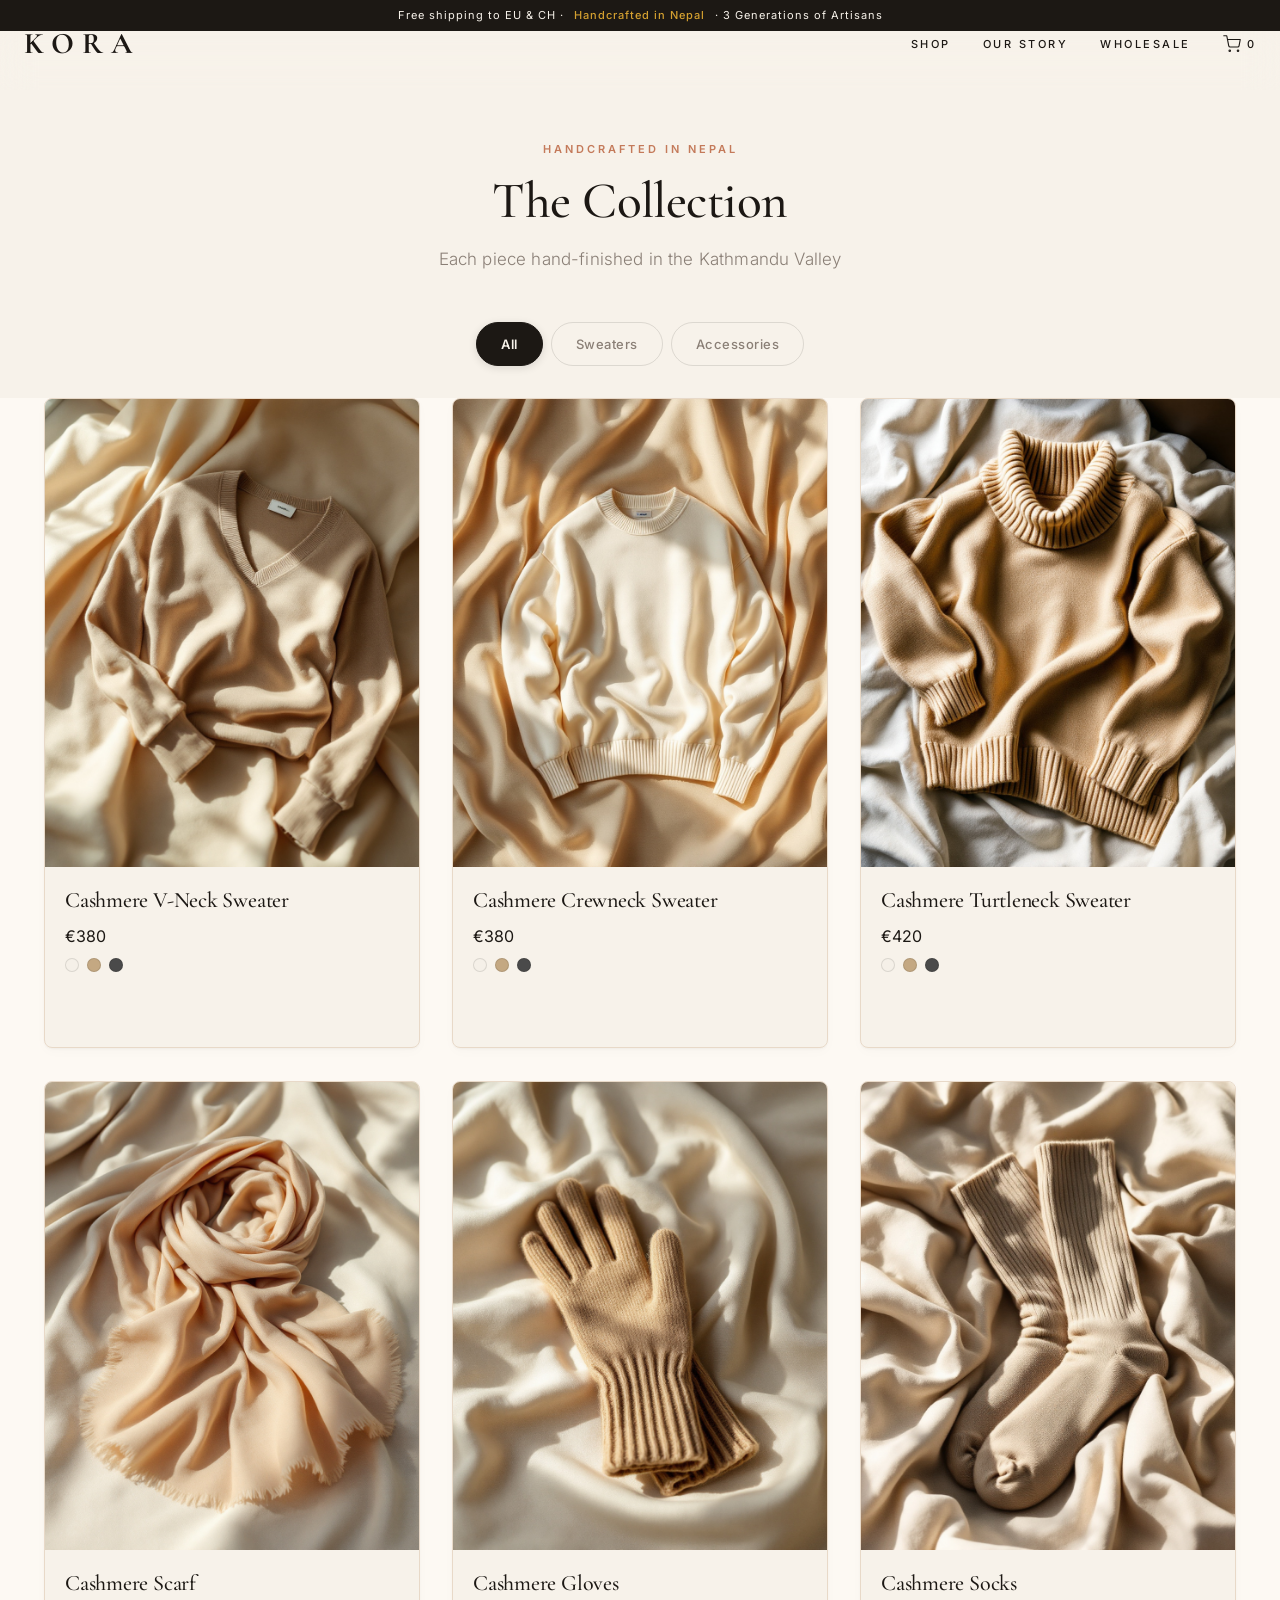
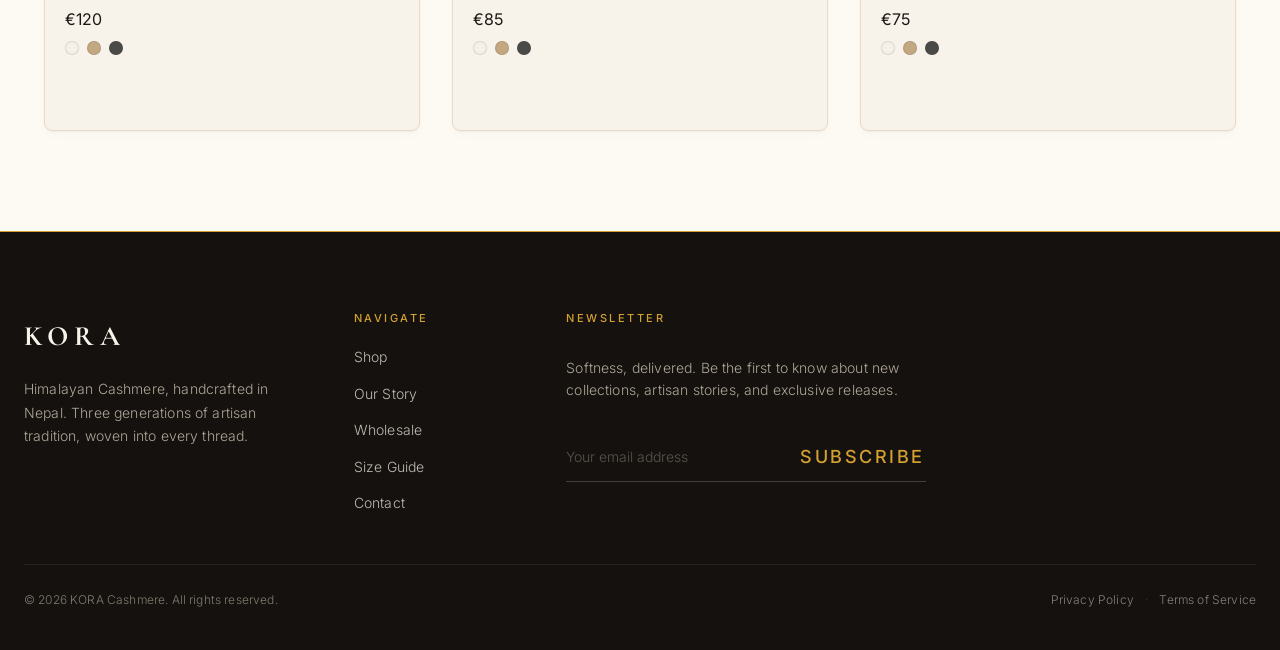
<file: shop.html>
<!DOCTYPE html>
<html lang="en">
<head>
<meta charset="UTF-8">
<meta name="viewport" content="width=device-width, initial-scale=1.0">
<title>Shop — KORA Cashmere | Himalayan Cashmere · Handmade in Nepal | The Collection</title>
<meta name="description" content="Shop the KORA Cashmere Collection. Luxury cashmere sweaters, scarves, gloves, and socks — handcrafted in the Nepalese Himalayas. Himalayan Earth Palette.">
<meta name="keywords" content="buy himalayan cashmere, cashmere shop, cashmere sweaters online, cashmere scarf online, cashmere accessories, buy cashmere, kora cashmere shop">
<meta name="robots" content="index, follow, max-image-preview:large, max-snippet:-1, max-video-preview:-1">
<link rel="canonical" href="https://koracashmere.com/shop">
<link rel="preconnect" href="https://fonts.googleapis.com">
<link href="https://fonts.googleapis.com/css2?family=Cormorant+Garamond:ital,wght@0,300;0,400;0,500;0,600;0,700;1,400;1,500&family=Inter:wght@200;300;400;500;600&display=swap" rel="stylesheet">
<link rel="stylesheet" href="/css/style-v13.css">
<link rel="icon" type="image/svg+xml" href="/img/favicon.svg">

<!-- Open Graph -->
<meta property="og:title" content="The Collection — KORA Cashmere">
<meta property="og:description" content="Luxury Himalayan cashmere, handcrafted in Nepal. Each piece hand-finished in the Kathmandu Valley.">
<meta property="og:url" content="https://koracashmere.com/shop">
<meta property="og:type" content="website">
<meta property="og:site_name" content="KORA Cashmere">
<meta name="twitter:card" content="summary_large_image">
<meta name="twitter:title" content="The Collection — KORA Cashmere">
<meta name="twitter:description" content="Luxury Himalayan cashmere, handcrafted in Nepal. Each piece hand-finished in the Kathmandu Valley.">

<!-- Snipcart -->
<script async src="https://cdn.snipcart.com/themes/v3.4.1/default/snipcart.js"></script>
<link rel="stylesheet" href="https://cdn.snipcart.com/themes/v3.4.1/default/snipcart.css">

<!-- Schema.org -->
<script type="application/ld+json">
{
  "@context": "https://schema.org",
  "@type": "Organization",
  "@id": "https://koracashmere.com/#organization",
  "name": "KORA Cashmere",
  "alternateName": ["KORA Himalayan Cashmere", "KORA Nepal"],
  "url": "https://koracashmere.com",
  "email": "hello@koracashmere.com",
  "description": "Luxury Himalayan cashmere, handcrafted by three generations of artisans in the Kathmandu Valley.",
  "foundingLocation": {
    "@type": "Place",
    "name": "Kathmandu Valley, Nepal"
  },
  "address": {
    "@type": "PostalAddress",
    "addressCountry": "NP"
  }
}
</script>
<script type="application/ld+json">
{
  "@context": "https://schema.org",
  "@type": "WebSite",
  "@id": "https://koracashmere.com/#website",
  "url": "https://koracashmere.com",
  "name": "KORA Cashmere",
  "description": "Luxury Himalayan cashmere, handcrafted in Nepal",
  "inLanguage": "en"
}
</script>
<script type="application/ld+json">
{
  "@context": "https://schema.org",
  "@type": "BreadcrumbList",
  "itemListElement": [
    {"@type":"ListItem","position":1,"name":"Home","item":"https://koracashmere.com/"},
    {"@type":"ListItem","position":2,"name":"Shop","item":"https://koracashmere.com/shop"}
  ]
}
</script>
</head>
<body>

  <!-- Announcement Bar -->
  <div class="announcement">Free shipping to EU &amp; CH · <strong>Handcrafted in Nepal</strong> · 3 Generations of Artisans</div>

  <!-- ═══════════════════════════════════════════════════════
       NAV (fixed)
       ═══════════════════════════════════════════════════════ -->
  <header class="nav" id="nav">
    <a href="/" class="nav-logo">KORA</a>
    <div class="nav-links">
      <a href="/shop" class="nav-link">Shop</a>
      <a href="/story" class="nav-link">Our Story</a>
      <a href="/wholesale" class="nav-link">Wholesale</a>
      <button class="nav-cart snipcart-checkout" aria-label="Shopping cart">
        <svg viewBox="0 0 24 24" fill="none" stroke="currentColor" stroke-width="1.5" stroke-linecap="round" stroke-linejoin="round">
          <circle cx="9" cy="21" r="1"/><circle cx="20" cy="21" r="1"/>
          <path d="M1 1h4l2.68 13.39a2 2 0 0 0 2 1.61h9.72a2 2 0 0 0 2-1.61L23 6H6"/>
        </svg>
        <span class="snipcart-items-count">0</span>
      </button>
    </div>
    <button class="hamburger" aria-label="Toggle menu">
      <span></span><span></span><span></span>
    </button>
  </header>

  <!-- Mobile Overlay -->
  <div class="mobile-overlay">
    <a href="/shop" class="nav-link">Shop</a>
    <a href="/story" class="nav-link">Our Story</a>
    <a href="/wholesale" class="nav-link">Wholesale</a>
  </div>

  <main>

  <!-- ═══════════════════════════════════════════════════════
       SHOP HERO / COLLECTION HEADER
       ═══════════════════════════════════════════════════════ -->
  <section class="shop-hero">
    <div class="container">
      <p class="eyebrow reveal">Handcrafted in Nepal</p>
      <h1 class="section-title reveal reveal-d1">The Collection</h1>
      <p class="section-subtitle reveal reveal-d2" style="max-width:540px;margin:0 auto;">Each piece hand-finished in the Kathmandu Valley</p>
    </div>
  </section>

  <!-- ═══════════════════════════════════════════════════════
       FILTER BAR
       ═══════════════════════════════════════════════════════ -->
  <section class="filter-section">
    <div class="container">
      <div class="filter-bar reveal reveal-d1">
        <button class="filter-btn active" data-filter="all">All</button>
        <button class="filter-btn" data-filter="sweaters">Sweaters</button>
        <button class="filter-btn" data-filter="accessories">Accessories</button>
      </div>
    </div>
  </section>

  <!-- ═══════════════════════════════════════════════════════
       PRODUCT GRID
       ═══════════════════════════════════════════════════════ -->
  <section class="shop-section">
    <div class="container">
      <div id="shop-grid" class="product-grid">
        <div class="skeleton-grid" style="grid-column:1/-1;display:grid;grid-template-columns:repeat(auto-fill,minmax(320px,1fr));gap:32px">
          <div class="skeleton-card"><div class="skeleton-image"></div><div class="skeleton-body"><div class="skeleton-line"></div><div class="skeleton-line"></div><div class="skeleton-line"></div></div></div>
          <div class="skeleton-card"><div class="skeleton-image"></div><div class="skeleton-body"><div class="skeleton-line"></div><div class="skeleton-line"></div><div class="skeleton-line"></div></div></div>
          <div class="skeleton-card"><div class="skeleton-image"></div><div class="skeleton-body"><div class="skeleton-line"></div><div class="skeleton-line"></div><div class="skeleton-line"></div></div></div>
          <div class="skeleton-card"><div class="skeleton-image"></div><div class="skeleton-body"><div class="skeleton-line"></div><div class="skeleton-line"></div><div class="skeleton-line"></div></div></div>
          <div class="skeleton-card"><div class="skeleton-image"></div><div class="skeleton-body"><div class="skeleton-line"></div><div class="skeleton-line"></div><div class="skeleton-line"></div></div></div>
          <div class="skeleton-card"><div class="skeleton-image"></div><div class="skeleton-body"><div class="skeleton-line"></div><div class="skeleton-line"></div><div class="skeleton-line"></div></div></div>
        </div>
      </div>
    </div>
  </section>

  </main>

  <!-- ═══════════════════════════════════════════════════════
       FOOTER (earth-deep)
       ═══════════════════════════════════════════════════════ -->
  <footer class="footer">
    <div class="footer-grid">
      <!-- Brand -->
      <div class="footer-brand">
        <div class="footer-logo">KORA</div>
        <p class="footer-description">Himalayan Cashmere, handcrafted in Nepal. Three generations of artisan tradition, woven into every thread.</p>
      </div>

      <!-- Links -->
      <div>
        <h4 class="footer-heading">Navigate</h4>
        <div class="footer-links">
          <a href="/shop" class="footer-link">Shop</a>
          <a href="/story" class="footer-link">Our Story</a>
          <a href="/wholesale" class="footer-link">Wholesale</a>
          <a href="/size-guide" class="footer-link">Size Guide</a>
          <a href="mailto:hello@koracashmere.com" class="footer-link">Contact</a>
        </div>
      </div>

      <!-- Newsletter -->
      <div class="footer-newsletter">
        <h4 class="footer-heading">Newsletter</h4>
        <p>Softness, delivered. Be the first to know about new collections, artisan stories, and exclusive releases.</p>
        <form class="newsletter-form" action="https://formspree.io/f/xwpkqyra" method="POST">
          <input type="email" name="email" class="newsletter-input" placeholder="Your email address" required aria-label="Email for newsletter">
          <button type="submit" class="newsletter-submit">Subscribe</button>
        </form>
      </div>
    </div>

    <div class="footer-bottom">
      <span class="footer-bottom-text">&copy; 2026 KORA Cashmere. All rights reserved.</span>
      <span class="footer-bottom-text">
        <a href="/privacy/" class="footer-link" style="opacity:0.7;font-size:12px;">Privacy Policy</a>
        <span style="opacity:0.3;margin:0 8px;">·</span>
        <a href="/terms/" class="footer-link" style="opacity:0.7;font-size:12px;">Terms of Service</a>
      </span>
    </div>
  </footer>

  <!-- ═══════════════════════════════════════════════════════
       SCRIPTS
       ═══════════════════════════════════════════════════════ -->
  <!-- Snipcart config must be defined before the div -->
  <div id="snipcart" data-api-key="YOUR_SNIPCART_KEY" hidden></div>

  <script src="/js/products-v15.js"></script>
  <script src="/js/main-v10.js"></script>

  <script>
  // Render the full shop grid on page load
  document.addEventListener('DOMContentLoaded', function() {
    const shopGrid = document.getElementById('shop-grid');
    if (shopGrid && typeof renderShopGrid === 'function') {
      shopGrid.innerHTML = renderShopGrid('all');
    }
  });

  // ── Filter Buttons ──
  document.addEventListener('DOMContentLoaded', function() {
    const filterBtns = document.querySelectorAll('.filter-btn');
    const grid = document.getElementById('shop-grid');

    filterBtns.forEach(btn => {
      btn.addEventListener('click', function() {
        // Update active state
        filterBtns.forEach(b => b.classList.remove('active'));
        this.classList.add('active');

        // Render filtered grid
        const filter = this.getAttribute('data-filter');
        if (grid && typeof renderShopGrid === 'function') {
          grid.innerHTML = renderShopGrid(filter);
        }
      });
    });
  });
  </script>
</body>
</html>
</file>
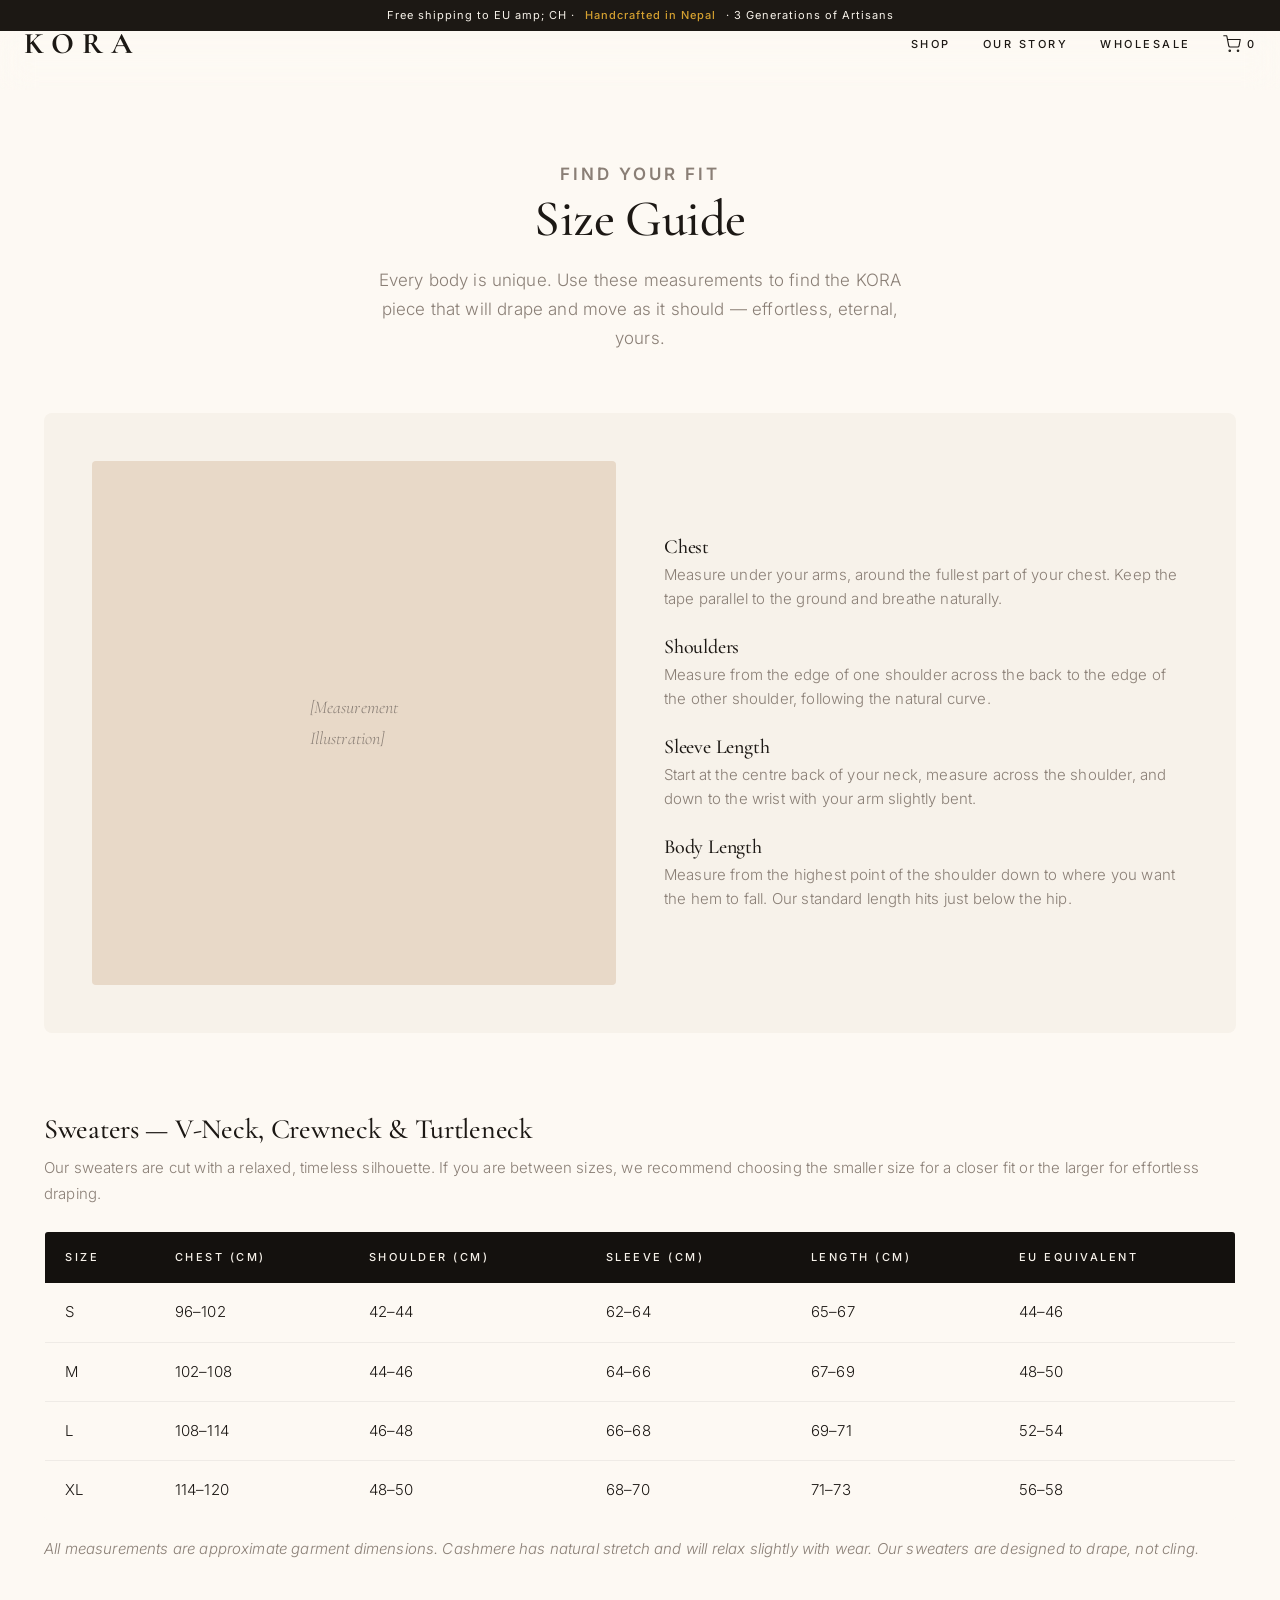
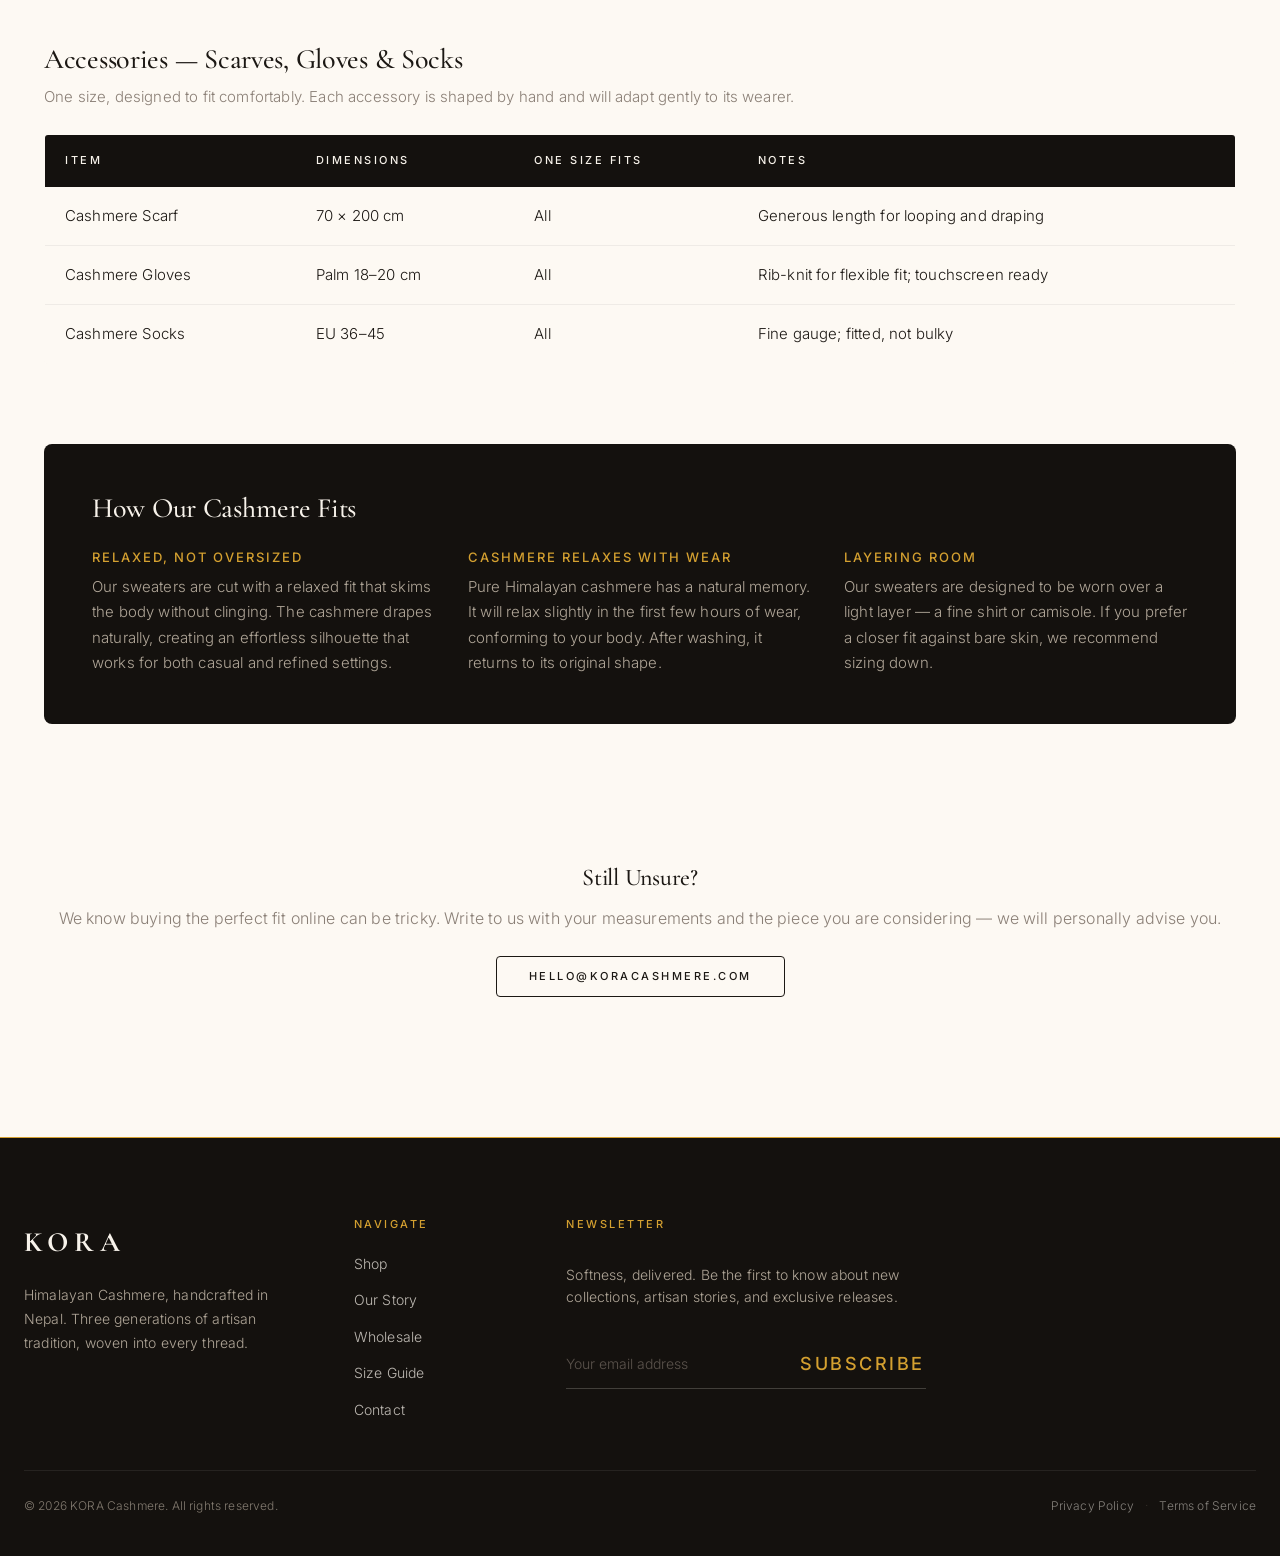
<file: size-guide.html>
<!DOCTYPE html>
<html lang="en">
<head>
<meta charset="UTF-8">
<meta name="viewport" content="width=device-width, initial-scale=1.0">
<title>Size Guide — KORA Cashmere | Measurements &amp; Fit</title>
<meta name="description" content="Find your perfect fit. Comprehensive size guide for KORA Himalayan cashmere sweaters, scarves, gloves, and socks with measurement instructions.">
<meta name="robots" content="index, follow">
<link rel="canonical" href="https://koracashmere.com/size-guide">
<link rel="preconnect" href="https://fonts.googleapis.com">
<link href="https://fonts.googleapis.com/css2?family=Cormorant+Garamond:ital,wght@0,300;0,400;0,500;0,600;0,700;1,400;1,500&family=Inter:wght@200;300;400;500;600&display=swap" rel="stylesheet">
<link rel="stylesheet" href="/css/style-v13.css">
<link rel="icon" type="image/svg+xml" href="/img/favicon.svg">

<!-- Open Graph -->
<meta property="og:title" content="Size Guide — KORA Cashmere">
<meta property="og:description" content="Find your perfect fit. Comprehensive size guide for KORA Himalayan cashmere.">
<meta property="og:url" content="https://koracashmere.com/size-guide">
<meta property="og:type" content="website">
<meta property="og:site_name" content="KORA Cashmere">
<meta name="twitter:card" content="summary_large_image">

<!-- Snipcart -->
<script async src="https://cdn.snipcart.com/themes/v3.4.1/default/snipcart.js"></script>
<link rel="stylesheet" href="https://cdn.snipcart.com/themes/v3.4.1/default/snipcart.css">

<!-- Schema.org -->
<script type="application/ld+json">
{
  "@context": "https://schema.org",
  "@type": "WebSite",
  "@id": "https://koracashmere.com/#website",
  "url": "https://koracashmere.com",
  "name": "KORA Cashmere",
  "description": "Luxury Himalayan cashmere, handcrafted in Nepal",
  "inLanguage": "en"
}
</script>
<script type="application/ld+json">
{
  "@context": "https://schema.org",
  "@type": "BreadcrumbList",
  "itemListElement": [
    {"@type":"ListItem","position":1,"name":"Home","item":"https://koracashmere.com/"},
    {"@type":"ListItem","position":2,"name":"Size Guide","item":"https://koracashmere.com/size-guide"}
  ]
}
</script>

<style>
/* Size Guide Page Styles */
.size-guide-page {
  padding: 160px 24px 80px;
  max-width: var(--container-max);
  margin: 0 auto;
}

.size-guide-page .section-header {
  text-align: center;
  margin-bottom: 60px;
}

.size-guide-page .section-header p {
  color: var(--stone);
  font-size: 17px;
  line-height: 1.7;
  max-width: 540px;
  margin: 0 auto;
}

/* How to Measure */
.measure-instructions {
  display: grid;
  grid-template-columns: 1fr 1fr;
  gap: 48px;
  align-items: center;
  margin-bottom: 80px;
  padding: 48px;
  background-color: var(--cream);
  border-radius: 8px;
}

.measure-instructions .illustration {
  aspect-ratio: 1 / 1;
  background-color: var(--sand);
  border-radius: 4px;
  display: flex;
  align-items: center;
  justify-content: center;
  color: var(--stone);
  font-family: var(--font-heading);
  font-size: 18px;
  font-style: italic;
}

.measure-list {
  display: flex;
  flex-direction: column;
  gap: 24px;
}

.measure-item h3 {
  font-family: var(--font-heading);
  font-weight: 500;
  font-size: 20px;
  color: var(--earth);
  margin-bottom: 4px;
}

.measure-item p {
  font-family: var(--font-body);
  font-weight: 300;
  font-size: 15px;
  color: var(--stone);
  line-height: 1.6;
}

/* Size Tables */
.size-section {
  margin-bottom: 80px;
}

.size-section h2 {
  font-family: var(--font-heading);
  font-weight: 500;
  font-size: 28px;
  color: var(--earth);
  margin-bottom: 8px;
}

.size-section p {
  font-family: var(--font-body);
  font-weight: 300;
  font-size: 15px;
  color: var(--stone);
  margin-bottom: 24px;
}

.size-table {
  width: 100%;
  border-collapse: collapse;
  background-color: var(--warm-white);
  border-radius: 4px;
  overflow: hidden;
  border: 1px solid var(--sand);
}

.size-table thead {
  background-color: var(--earth-deep);
}

.size-table thead th {
  font-family: var(--font-body);
  font-weight: 500;
  font-size: 11px;
  letter-spacing: 2.5px;
  text-transform: uppercase;
  color: var(--cream);
  padding: 16px 20px;
  text-align: left;
}

.size-table tbody td {
  font-family: var(--font-body);
  font-weight: 300;
  font-size: 15px;
  color: var(--earth);
  padding: 16px 20px;
  border-bottom: 1px solid rgba(28, 24, 20, 0.06);
}

.size-table tbody tr:last-child td {
  border-bottom: none;
}

.size-table tbody tr:hover {
  background-color: var(--cream);
}

.size-note {
  font-family: var(--font-body);
  font-weight: 300;
  font-size: 13px;
  color: var(--stone);
  font-style: italic;
  margin-top: 16px;
}

/* Fit Advice */
.fit-advice {
  padding: 48px;
  background-color: var(--earth-deep);
  border-radius: 8px;
  margin-bottom: 80px;
  color: var(--cream);
}

.fit-advice h2 {
  font-family: var(--font-heading);
  font-weight: 500;
  font-size: 28px;
  color: var(--cream);
  margin-bottom: 24px;
}

.fit-advice-grid {
  display: grid;
  grid-template-columns: repeat(3, 1fr);
  gap: 32px;
}

.fit-advice-item h3 {
  font-family: var(--font-body);
  font-weight: 500;
  font-size: 13px;
  letter-spacing: 2px;
  text-transform: uppercase;
  color: var(--saffron);
  margin-bottom: 8px;
}

.fit-advice-item p {
  font-family: var(--font-body);
  font-weight: 300;
  font-size: 15px;
  color: var(--stone-light);
  line-height: 1.7;
}

/* Need Help */
.need-help {
  text-align: center;
  padding: 60px 0;
}

.need-help h3 {
  font-family: var(--font-heading);
  font-weight: 500;
  font-size: 24px;
  color: var(--earth);
  margin-bottom: 12px;
}

.need-help p {
  font-family: var(--font-body);
  font-weight: 300;
  font-size: 16px;
  color: var(--stone);
  margin-bottom: 24px;
}

/* Responsive */
@media (max-width: 768px) {
  .size-guide-page {
    padding: 120px 16px 60px;
  }

  .measure-instructions {
    grid-template-columns: 1fr;
    gap: 32px;
    padding: 32px 20px;
  }

  .fit-advice-grid {
    grid-template-columns: 1fr;
    gap: 24px;
  }

  .fit-advice {
    padding: 32px 20px;
  }

  .size-table thead {
    display: none;
  }

  .size-table tbody tr {
    display: block;
    margin-bottom: 16px;
    border: 1px solid var(--sand);
    border-radius: 4px;
  }

  .size-table tbody td {
    display: flex;
    justify-content: space-between;
    padding: 12px 16px;
    font-size: 14px;
  }

  .size-table tbody td::before {
    content: attr(data-label);
    font-weight: 500;
    color: var(--earth);
    margin-right: 12px;
  }

  .size-table tbody tr:last-child {
    margin-bottom: 0;
  }
}
</style>
</head>
<body>

  <!-- Announcement Bar -->
  <div class="announcement">Free shipping to EU <body>amp; CH · <strong>Handcrafted in Nepal</strong> · 3 Generations of Artisans</div>

  <!-- NAV (fixed) -->
  <header class="nav" id="nav">
    <a href="/" class="nav-logo">KORA</a>
    <div class="nav-links">
      <a href="/shop" class="nav-link">Shop</a>
      <a href="/story" class="nav-link">Our Story</a>
      <a href="/wholesale" class="nav-link">Wholesale</a>
      <button class="nav-cart snipcart-checkout" aria-label="Shopping cart">
        <svg viewBox="0 0 24 24" fill="none" stroke="currentColor" stroke-width="1.5" stroke-linecap="round" stroke-linejoin="round">
          <circle cx="9" cy="21" r="1"/><circle cx="20" cy="21" r="1"/>
          <path d="M1 1h4l2.68 13.39a2 2 0 0 0 2 1.61h9.72a2 2 0 0 0 2-1.61L23 6H6"/>
        </svg>
        <span class="snipcart-items-count">0</span>
      </button>
    </div>
    <button class="hamburger" aria-label="Toggle menu">
      <span></span><span></span><span></span>
    </button>
  </header>

  <!-- Mobile Overlay -->
  <div class="mobile-overlay">
    <a href="/shop" class="nav-link">Shop</a>
    <a href="/story" class="nav-link">Our Story</a>
    <a href="/wholesale" class="nav-link">Wholesale</a>
  </div>

  <main class="size-guide-page">

    <!-- Header -->
    <div class="section-header reveal">
      <p class="eyebrow">Find Your Fit</p>
      <h1 class="section-title">Size Guide</h1>
      <p>Every body is unique. Use these measurements to find the KORA piece that will drape and move as it should &mdash; effortless, eternal, yours.</p>
    </div>

    <!-- How to Measure -->
    <div class="measure-instructions reveal reveal-d1">
      <div class="illustration">[Measurement<br>Illustration]</div>
      <div class="measure-list">
        <div class="measure-item">
          <h3>Chest</h3>
          <p>Measure under your arms, around the fullest part of your chest. Keep the tape parallel to the ground and breathe naturally.</p>
        </div>
        <div class="measure-item">
          <h3>Shoulders</h3>
          <p>Measure from the edge of one shoulder across the back to the edge of the other shoulder, following the natural curve.</p>
        </div>
        <div class="measure-item">
          <h3>Sleeve Length</h3>
          <p>Start at the centre back of your neck, measure across the shoulder, and down to the wrist with your arm slightly bent.</p>
        </div>
        <div class="measure-item">
          <h3>Body Length</h3>
          <p>Measure from the highest point of the shoulder down to where you want the hem to fall. Our standard length hits just below the hip.</p>
        </div>
      </div>
    </div>

    <!-- Sweater Sizes -->
    <div class="size-section reveal reveal-d1">
      <h2>Sweaters &mdash; V-Neck, Crewneck &amp; Turtleneck</h2>
      <p>Our sweaters are cut with a relaxed, timeless silhouette. If you are between sizes, we recommend choosing the smaller size for a closer fit or the larger for effortless draping.</p>
      <table class="size-table">
        <thead>
          <tr>
            <th>Size</th>
            <th>Chest (cm)</th>
            <th>Shoulder (cm)</th>
            <th>Sleeve (cm)</th>
            <th>Length (cm)</th>
            <th>EU Equivalent</th>
          </tr>
        </thead>
        <tbody>
          <tr>
            <td data-label="Size">S</td>
            <td data-label="Chest">96–102</td>
            <td data-label="Shoulder">42–44</td>
            <td data-label="Sleeve">62–64</td>
            <td data-label="Length">65–67</td>
            <td data-label="EU">44–46</td>
          </tr>
          <tr>
            <td data-label="Size">M</td>
            <td data-label="Chest">102–108</td>
            <td data-label="Shoulder">44–46</td>
            <td data-label="Sleeve">64–66</td>
            <td data-label="Length">67–69</td>
            <td data-label="EU">48–50</td>
          </tr>
          <tr>
            <td data-label="Size">L</td>
            <td data-label="Chest">108–114</td>
            <td data-label="Shoulder">46–48</td>
            <td data-label="Sleeve">66–68</td>
            <td data-label="Length">69–71</td>
            <td data-label="EU">52–54</td>
          </tr>
          <tr>
            <td data-label="Size">XL</td>
            <td data-label="Chest">114–120</td>
            <td data-label="Shoulder">48–50</td>
            <td data-label="Sleeve">68–70</td>
            <td data-label="Length">71–73</td>
            <td data-label="EU">56–58</td>
          </tr>
        </tbody>
      </table>
      <p class="size-note">All measurements are approximate garment dimensions. Cashmere has natural stretch and will relax slightly with wear. Our sweaters are designed to drape, not cling.</p>
    </div>

    <!-- Accessories -->
    <div class="size-section reveal reveal-d2">
      <h2>Accessories &mdash; Scarves, Gloves &amp; Socks</h2>
      <p>One size, designed to fit comfortably. Each accessory is shaped by hand and will adapt gently to its wearer.</p>
      <table class="size-table">
        <thead>
          <tr>
            <th>Item</th>
            <th>Dimensions</th>
            <th>One Size Fits</th>
            <th>Notes</th>
          </tr>
        </thead>
        <tbody>
          <tr>
            <td data-label="Item">Cashmere Scarf</td>
            <td data-label="Dimensions">70 × 200 cm</td>
            <td data-label="Fits">All</td>
            <td data-label="Notes">Generous length for looping and draping</td>
          </tr>
          <tr>
            <td data-label="Item">Cashmere Gloves</td>
            <td data-label="Dimensions">Palm 18–20 cm</td>
            <td data-label="Fits">All</td>
            <td data-label="Notes">Rib-knit for flexible fit; touchscreen ready</td>
          </tr>
          <tr>
            <td data-label="Item">Cashmere Socks</td>
            <td data-label="Dimensions">EU 36–45</td>
            <td data-label="Fits">All</td>
            <td data-label="Notes">Fine gauge; fitted, not bulky</td>
          </tr>
        </tbody>
      </table>
    </div>

    <!-- Fit Advice -->
    <div class="fit-advice reveal reveal-d3">
      <h2>How Our Cashmere Fits</h2>
      <div class="fit-advice-grid">
        <div class="fit-advice-item">
          <h3>Relaxed, Not Oversized</h3>
          <p>Our sweaters are cut with a relaxed fit that skims the body without clinging. The cashmere drapes naturally, creating an effortless silhouette that works for both casual and refined settings.</p>
        </div>
        <div class="fit-advice-item">
          <h3>Cashmere Relaxes With Wear</h3>
          <p>Pure Himalayan cashmere has a natural memory. It will relax slightly in the first few hours of wear, conforming to your body. After washing, it returns to its original shape.</p>
        </div>
        <div class="fit-advice-item">
          <h3>Layering Room</h3>
          <p>Our sweaters are designed to be worn over a light layer &mdash; a fine shirt or camisole. If you prefer a closer fit against bare skin, we recommend sizing down.</p>
        </div>
      </div>
    </div>

    <!-- Need Help -->
    <div class="need-help reveal">
      <h3>Still Unsure?</h3>
      <p>We know buying the perfect fit online can be tricky. Write to us with your measurements and the piece you are considering &mdash; we will personally advise you.</p>
      <a href="mailto:hello@koracashmere.com" class="btn btn-secondary">hello@koracashmere.com</a>
    </div>

  </main>

  <!-- FOOTER -->
  <footer class="footer">
    <div class="footer-grid">
      <div class="footer-brand">
        <div class="footer-logo">KORA</div>
        <p class="footer-description">Himalayan Cashmere, handcrafted in Nepal. Three generations of artisan tradition, woven into every thread.</p>
      </div>
      <div>
        <h4 class="footer-heading">Navigate</h4>
        <div class="footer-links">
          <a href="/shop" class="footer-link">Shop</a>
          <a href="/story" class="footer-link">Our Story</a>
          <a href="/wholesale" class="footer-link">Wholesale</a>
          <a href="/size-guide" class="footer-link">Size Guide</a>
          <a href="mailto:hello@koracashmere.com" class="footer-link">Contact</a>
        </div>
      </div>
      <div class="footer-newsletter">
        <h4 class="footer-heading">Newsletter</h4>
        <p>Softness, delivered. Be the first to know about new collections, artisan stories, and exclusive releases.</p>
        <form class="newsletter-form" action="https://formspree.io/f/xwpkqyra" method="POST">
          <input type="email" name="email" class="newsletter-input" placeholder="Your email address" required aria-label="Email for newsletter">
          <button type="submit" class="newsletter-submit">Subscribe</button>
        </form>
      </div>
    </div>
    <div class="footer-bottom">
      <span class="footer-bottom-text">&copy; 2026 KORA Cashmere. All rights reserved.</span>
      <span class="footer-bottom-text">
        <a href="/privacy/" class="footer-link" style="opacity:0.7;font-size:12px;">Privacy Policy</a>
        <span style="opacity:0.3;margin:0 8px;">·</span>
        <a href="/terms/" class="footer-link" style="opacity:0.7;font-size:12px;">Terms of Service</a>
      </span>
    </div>
  </footer>

  <div id="snipcart" data-api-key="YOUR_SNIPCART_KEY" hidden></div>
  <script src="/js/main-v10.js"></script>
</body>
</html>
</file>
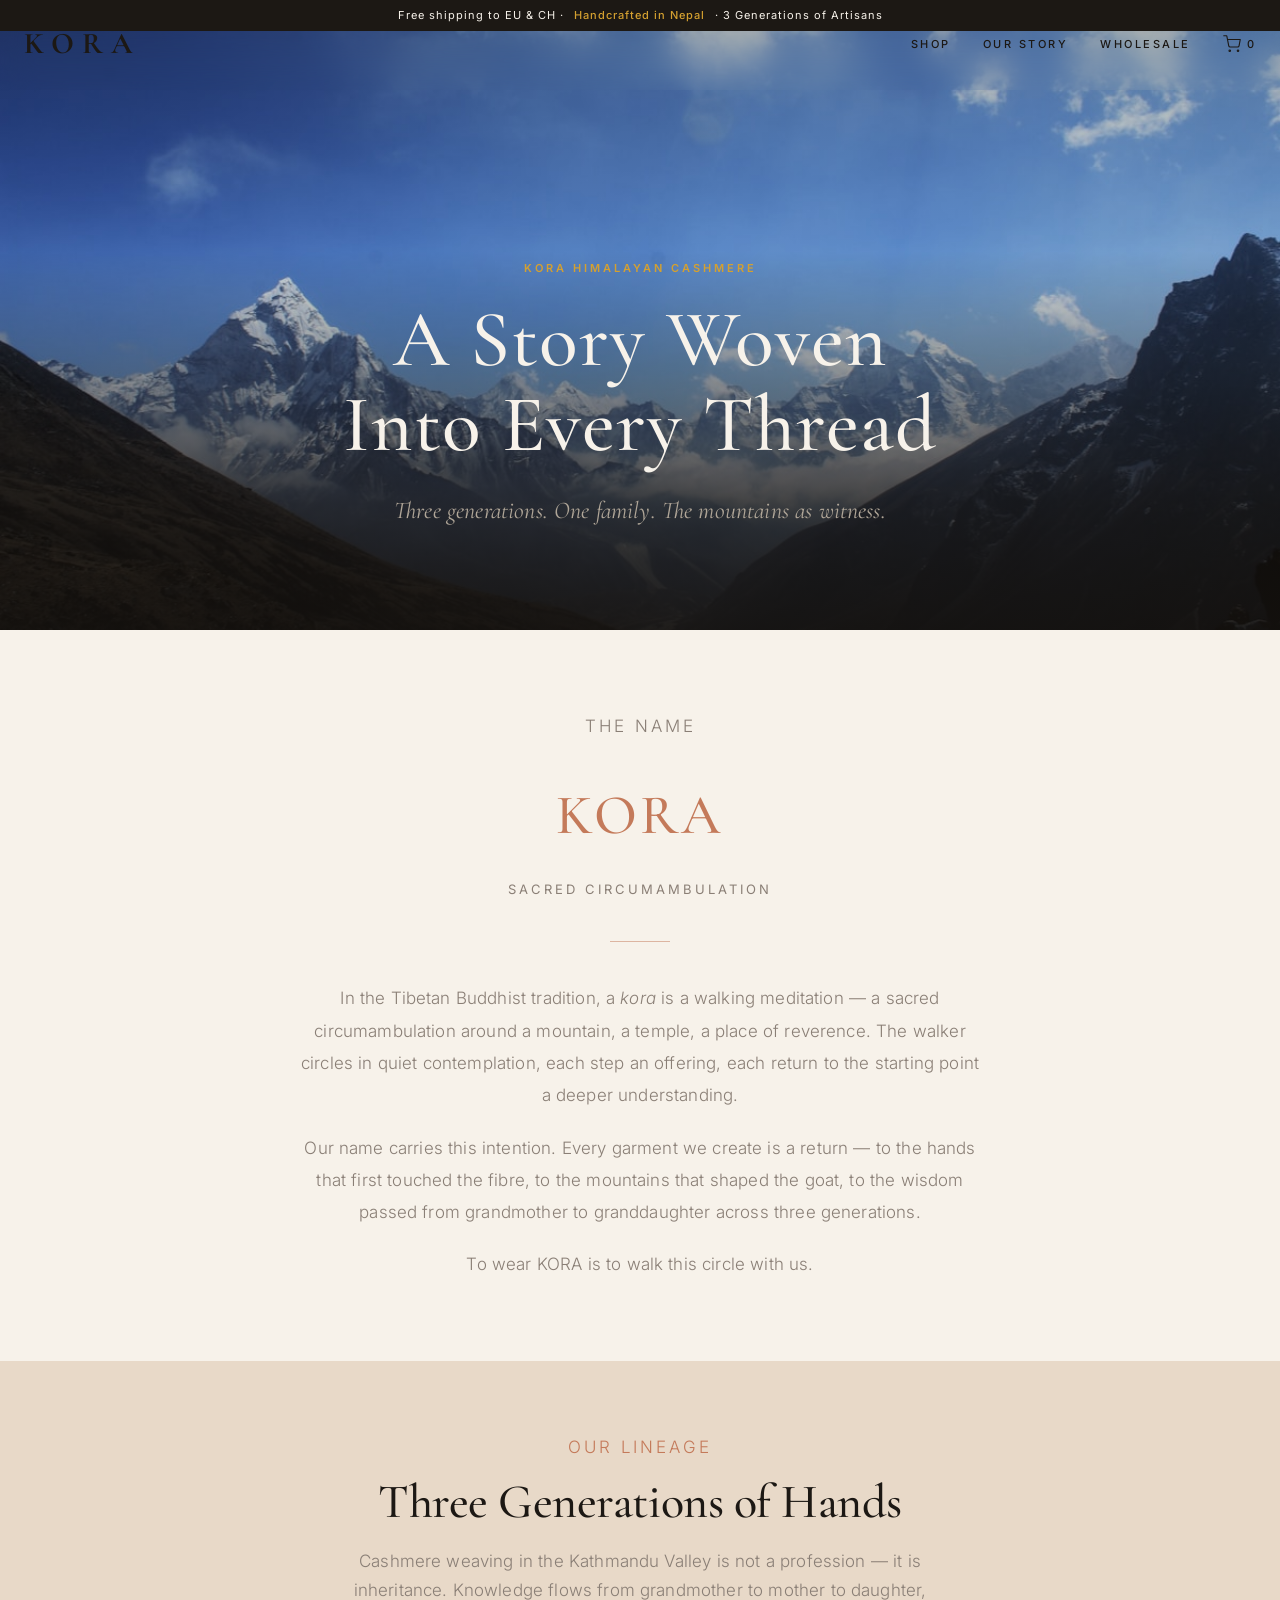
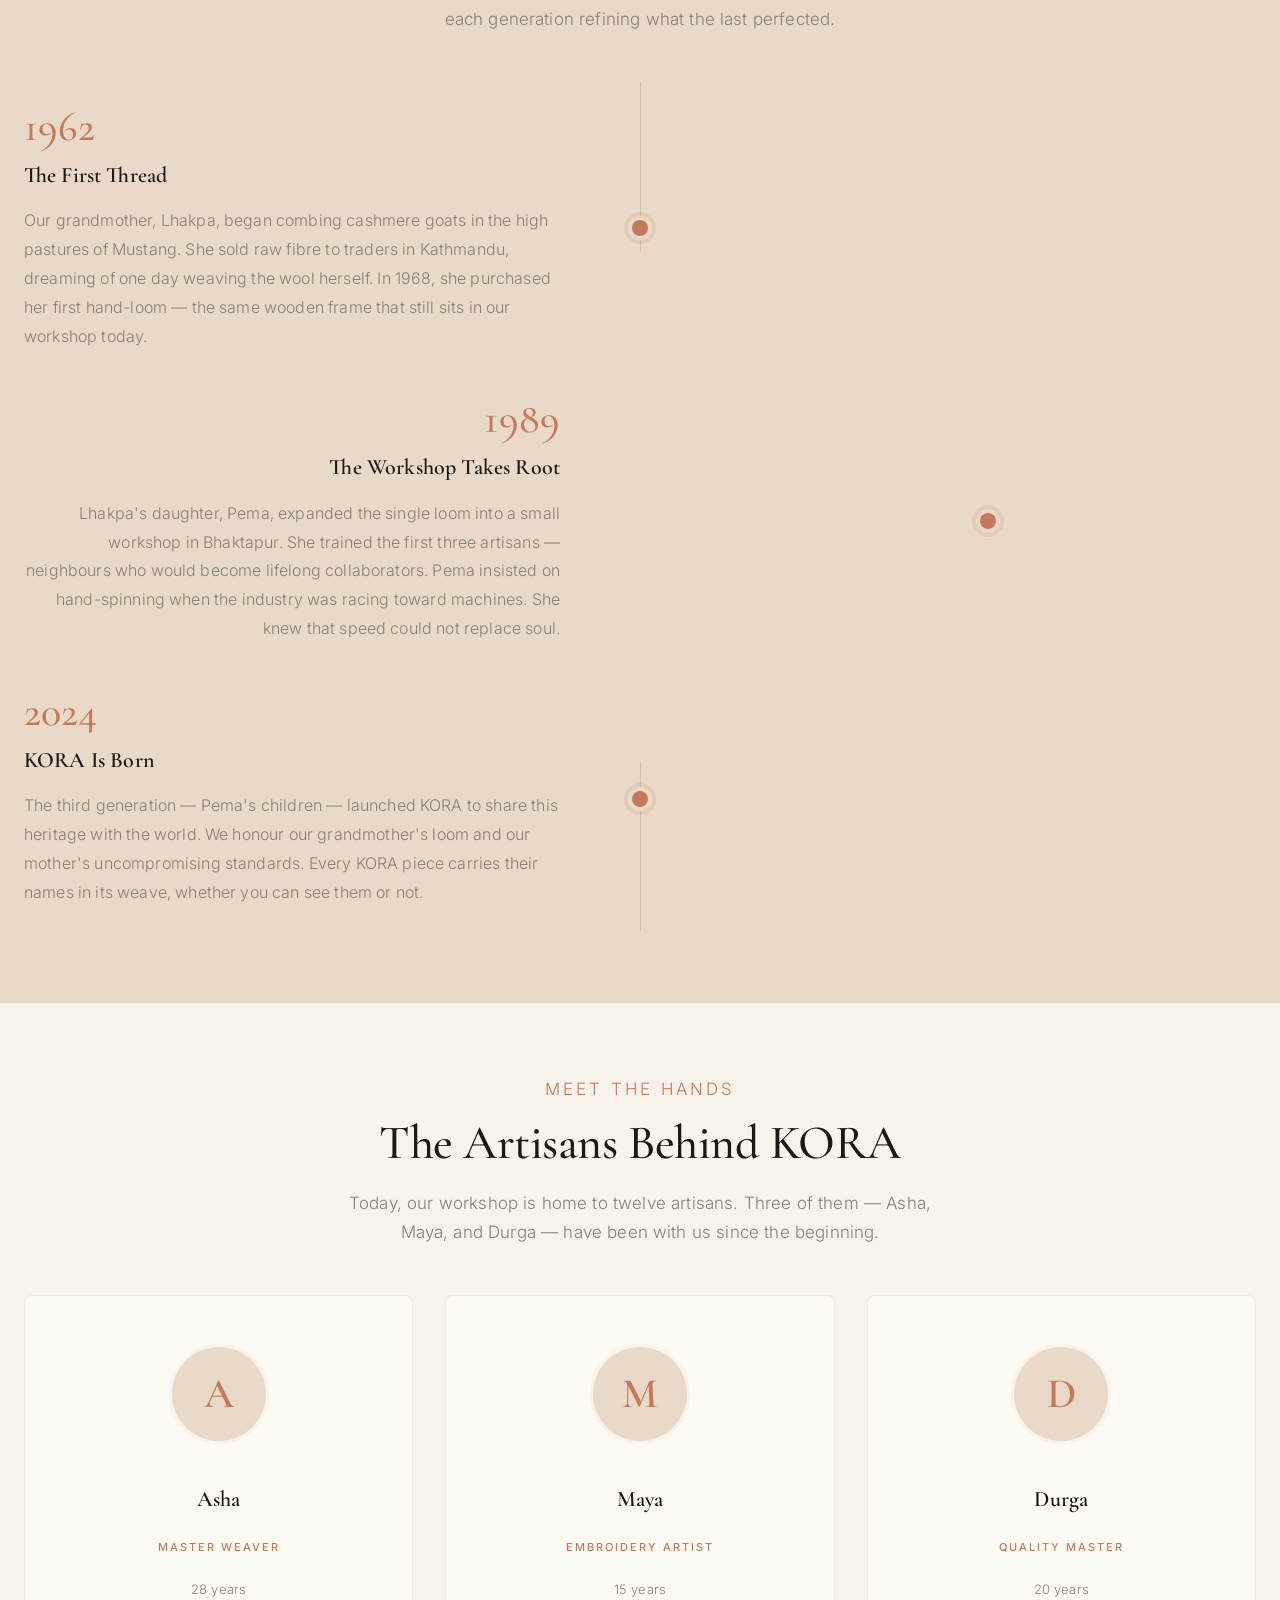
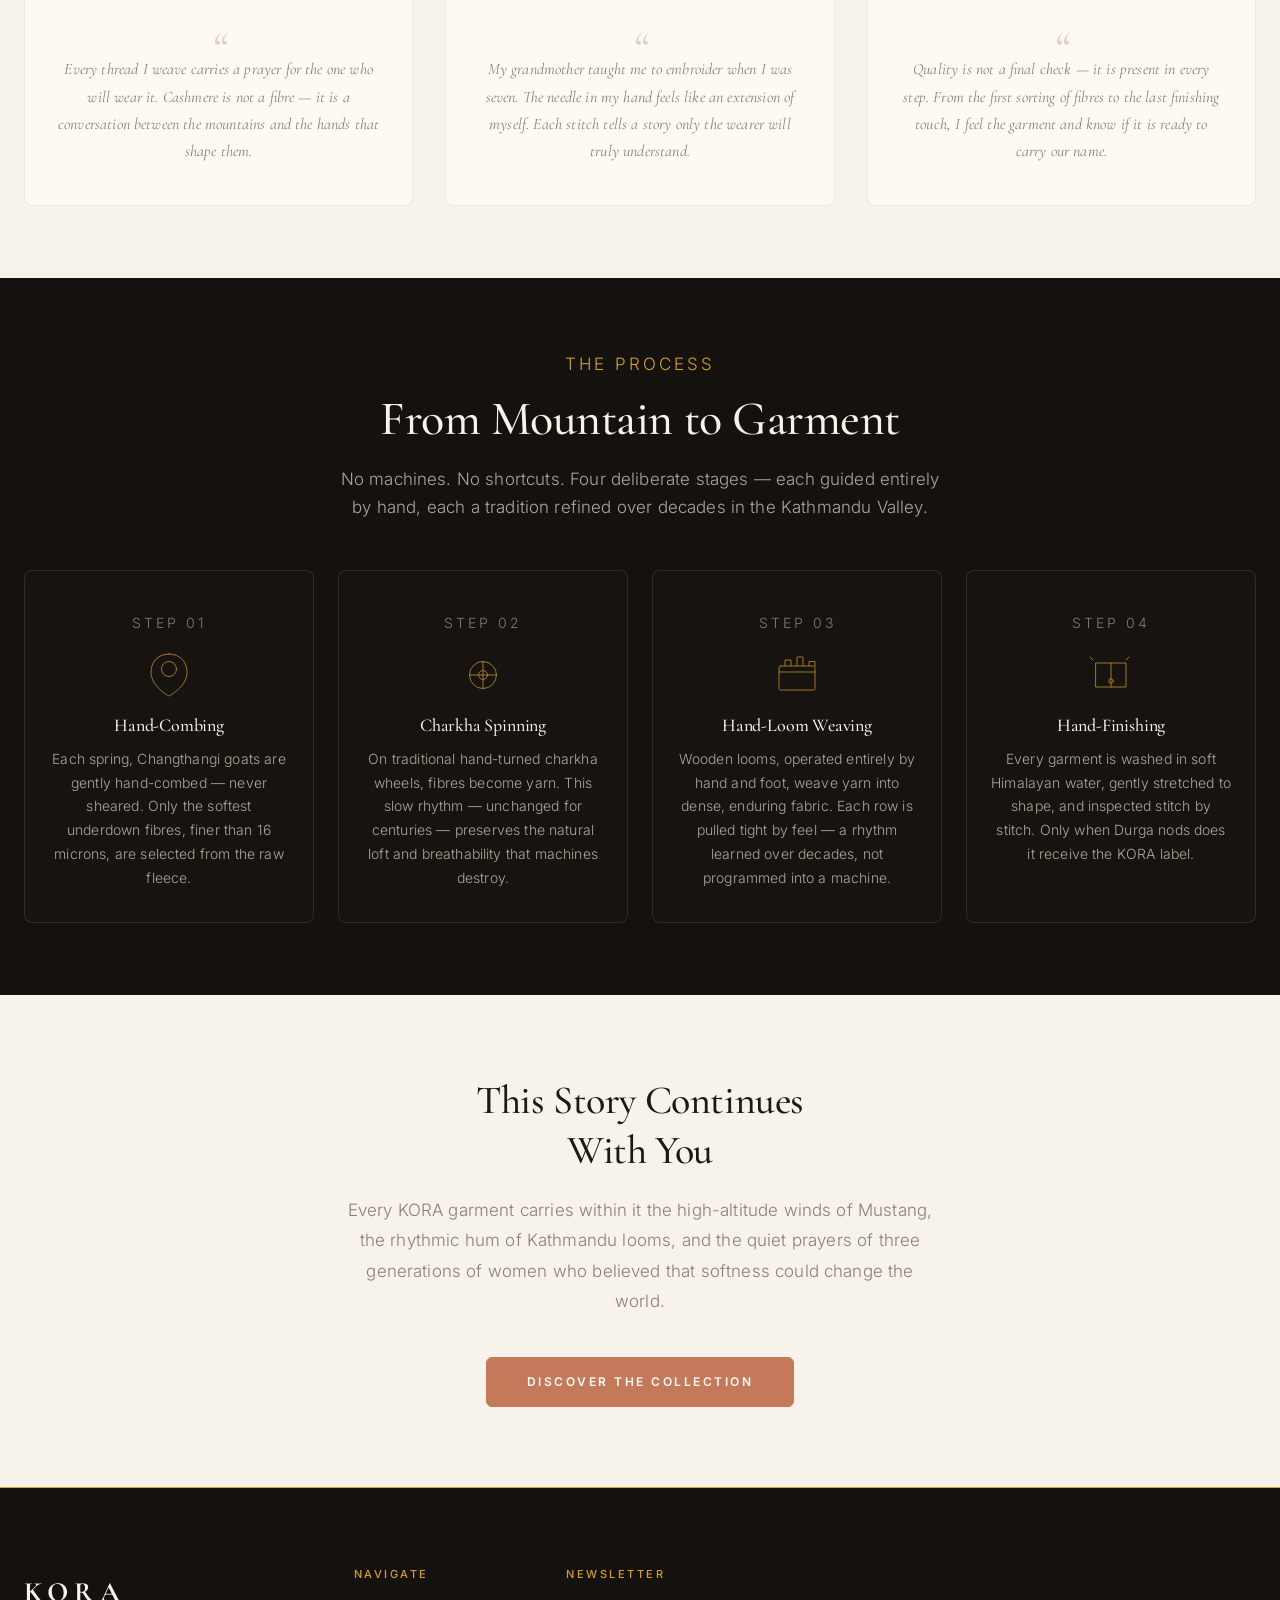
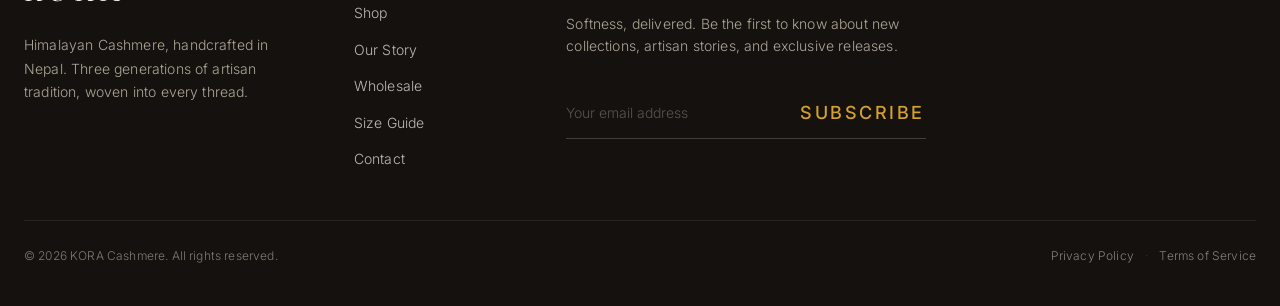
<file: story.html>
<!DOCTYPE html>
<html lang="en">
<head>
<meta charset="UTF-8">
<meta name="viewport" content="width=device-width, initial-scale=1.0">
<title>Our Story — KORA Himalayan Cashmere · Handmade in Nepal | Three Generations</title>
<meta name="description" content="Discover the story behind KORA Cashmere — three generations of Kathmandu artisans, the sacred meaning of KORA, and the journey from high-altitude goat to heirloom garment.">
<meta name="keywords" content="himalayan cashmere story, cashmere artisans nepal, handmade cashmere process, ethical fashion nepal, kathmandu weaving, cashmere heritage, kora meaning, changthangi goat">
<meta name="robots" content="index, follow, max-image-preview:large, max-snippet:-1, max-video-preview:-1">
<link rel="canonical" href="https://koracashmere.com/story">
<link rel="preconnect" href="https://fonts.googleapis.com">
<link href="https://fonts.googleapis.com/css2?family=Cormorant+Garamond:ital,wght@0,300;0,400;0,500;0,600;0,700;1,400;1,500&family=Inter:wght@200;300;400;500;600&display=swap" rel="stylesheet">
<link rel="stylesheet" href="/css/style-v13.css">
<link rel="icon" type="image/svg+xml" href="/img/favicon.svg">

<!-- Open Graph -->
<meta property="og:title" content="Our Story — KORA Himalayan Cashmere · Handmade in Nepal">
<meta property="og:description" content="Three generations of Kathmandu artisans. The sacred journey behind every KORA garment.">
<meta property="og:url" content="https://koracashmere.com/story">
<meta property="og:type" content="website">
<meta property="og:site_name" content="KORA Cashmere">
<meta name="twitter:card" content="summary_large_image">
<meta name="twitter:title" content="Our Story — KORA Himalayan Cashmere">
<meta name="twitter:description" content="Three generations of Kathmandu artisans. The sacred journey behind every KORA garment.">

<!-- Snipcart -->
<script async src="https://cdn.snipcart.com/themes/v3.4.1/default/snipcart.js"></script>
<link rel="stylesheet" href="https://cdn.snipcart.com/themes/v3.4.1/default/snipcart.css">

<!-- Schema.org -->
<script type="application/ld+json">
{"@context":"https://schema.org","@type":"Organization","@id":"https://koracashmere.com/#organization","name":"KORA Cashmere","alternateName":["KORA Himalayan Cashmere","KORA Nepal"],"url":"https://koracashmere.com","email":"hello@koracashmere.com","description":"Luxury Himalayan cashmere, handcrafted by three generations of artisans in the Kathmandu Valley.","foundingLocation":{"@type":"Place","name":"Kathmandu Valley, Nepal"},"address":{"@type":"PostalAddress","addressCountry":"NP"}}
</script>
<script type="application/ld+json">
{"@context":"https://schema.org","@type":"WebSite","@id":"https://koracashmere.com/#website","url":"https://koracashmere.com","name":"KORA Cashmere","description":"Luxury Himalayan cashmere, handcrafted in Nepal","inLanguage":"en"}
</script>
<script type="application/ld+json">
{"@context":"https://schema.org","@type":"BreadcrumbList","itemListElement":[{"@type":"ListItem","position":1,"name":"Home","item":"https://koracashmere.com/"},{"@type":"ListItem","position":2,"name":"Our Story","item":"https://koracashmere.com/story"}]}
</script>

<style>
/* ═══════════════════════════════════════════════════════════
   STORY PAGE — Narrative-driven luxury brand story
   ═══════════════════════════════════════════════════════════ */

/* ── Story Hero (full-bleed image) ── */
.story-hero {
  position: relative;
  min-height: 70vh;
  display: flex;
  align-items: flex-end;
  justify-content: center;
  padding: 120px 24px 100px;
  overflow: hidden;
  background-color: var(--earth-deep);
}
.story-hero-bg {
  position: absolute;
  inset: 0;
  width: 100%;
  height: 100%;
  object-fit: cover;
  object-position: center 40%;
  z-index: 0;
}
.story-hero-overlay {
  position: absolute;
  inset: 0;
  background: linear-gradient(
    180deg,
    rgba(20,17,14,0.35) 0%,
    rgba(20,17,14,0.15) 40%,
    rgba(20,17,14,0.75) 80%,
    rgba(20,17,14,0.92) 100%
  );
  z-index: 1;
}
.story-hero-content {
  position: relative;
  z-index: 2;
  text-align: center;
  max-width: 700px;
}
.story-hero-content .eyebrow {
  color: var(--saffron);
  margin-bottom: 20px;
}
.story-hero-title {
  font-family: var(--font-heading);
  font-weight: 500;
  font-size: clamp(48px, 8vw, 80px);
  line-height: 1.06;
  color: var(--cream);
  margin-bottom: 24px;
  letter-spacing: 1px;
}
.story-hero-subtitle {
  font-family: var(--font-heading);
  font-weight: 400;
  font-style: italic;
  font-size: clamp(18px, 2.5vw, 24px);
  color: var(--stone-light);
  line-height: 1.6;
}

/* ── Meaning of KORA (cream bg, centered, poetic) ── */
.kora-meaning {
  padding: 80px 24px;
  background-color: var(--cream);
  text-align: center;
}
.kora-meaning-inner {
  max-width: 680px;
  margin: 0 auto;
}
.kora-meaning .sanskrit {
  font-family: var(--font-heading);
  font-weight: 500;
  font-size: clamp(36px, 5vw, 56px);
  color: var(--terracotta);
  letter-spacing: 3px;
  margin-bottom: 8px;
}
.kora-meaning .translation {
  font-family: var(--font-body);
  font-weight: 400;
  font-size: 13px;
  letter-spacing: 3px;
  text-transform: uppercase;
  color: var(--stone);
  margin-bottom: 40px;
}
.kora-meaning .divider {
  width: 60px;
  height: 1px;
  background-color: var(--terracotta);
  margin: 0 auto 40px;
  opacity: 0.5;
}
.kora-meaning p {
  font-family: var(--font-body);
  font-weight: 300;
  font-size: 17px;
  line-height: 1.9;
  color: var(--stone);
  margin-bottom: 20px;
}
.kora-meaning p:last-child {
  margin-bottom: 0;
}

/* ── Generations Timeline (sand bg) ── */
.generations {
  padding: 72px 24px;
  background-color: var(--sand);
}
.generations-inner {
  max-width: var(--container-max);
  margin: 0 auto;
}
.generations-header {
  text-align: center;
  max-width: 600px;
  margin: 0 auto 48px;
}
.generations-header .eyebrow {
  color: var(--terracotta);
}
.generations-header h2 {
  font-family: var(--font-heading);
  font-weight: 500;
  font-size: clamp(32px, 5vw, 48px);
  color: var(--earth);
  margin-bottom: 16px;
}
.generations-header p {
  font-family: var(--font-body);
  font-weight: 300;
  font-size: 17px;
  color: var(--stone);
  line-height: 1.7;
}
.timeline {
  display: flex;
  flex-direction: column;
  gap: 0;
  position: relative;
}
.timeline::before {
  content: '';
  position: absolute;
  left: 50%;
  top: 0;
  bottom: 0;
  width: 1px;
  background: linear-gradient(
    180deg,
    var(--terracotta) 0%,
    var(--terracotta) 20%,
    var(--sand) 20%,
    var(--sand) 80%,
    var(--terracotta) 80%,
    var(--terracotta) 100%
  );
  opacity: 0.3;
}
.timeline-item {
  display: grid;
  grid-template-columns: 1fr 80px 1fr;
  gap: 40px;
  align-items: center;
  padding: 24px 0;
}
.timeline-item:nth-child(even) .timeline-content {
  order: -1;
  text-align: right;
}
.timeline-dot {
  width: 24px;
  height: 24px;
  border-radius: 50%;
  background-color: var(--terracotta);
  border: 4px solid var(--sand);
  position: relative;
  z-index: 1;
  margin: 0 auto;
  box-shadow: 0 0 0 4px rgba(196,122,90,0.15);
}
.timeline-year {
  font-family: var(--font-heading);
  font-weight: 500;
  font-size: clamp(28px, 4vw, 42px);
  color: var(--terracotta);
  margin-bottom: 8px;
  line-height: 1;
}
.timeline-title {
  font-family: var(--font-heading);
  font-weight: 600;
  font-size: 22px;
  color: var(--earth);
  margin-bottom: 12px;
}
.timeline-text {
  font-family: var(--font-body);
  font-weight: 300;
  font-size: 16px;
  color: var(--stone);
  line-height: 1.8;
}

/* ── The Makers (cream bg) ── */
.makers {
  padding: 72px 24px;
  background-color: var(--cream);
}
.makers-inner {
  max-width: var(--container-max);
  margin: 0 auto;
}
.makers-header {
  text-align: center;
  max-width: 600px;
  margin: 0 auto 48px;
}
.makers-header .eyebrow {
  color: var(--terracotta);
}
.makers-header h2 {
  font-family: var(--font-heading);
  font-weight: 500;
  font-size: clamp(32px, 5vw, 48px);
  color: var(--earth);
  margin-bottom: 16px;
}
.makers-header p {
  font-family: var(--font-body);
  font-weight: 300;
  font-size: 17px;
  color: var(--stone);
  line-height: 1.7;
}
.makers-grid {
  display: grid;
  grid-template-columns: repeat(3, 1fr);
  gap: 32px;
}
.maker-card {
  background-color: var(--warm-white);
  border-radius: 8px;
  padding: 48px 32px 40px;
  border: 1px solid rgba(232,217,200,0.5);
  text-align: center;
  transition: box-shadow var(--transition-base), transform var(--transition-base);
}
.maker-card:hover {
  box-shadow: 0 12px 36px rgba(20,17,14,0.07);
  transform: translateY(-4px);
}
.maker-portrait {
  width: 100px;
  height: 100px;
  border-radius: 50%;
  overflow: hidden;
  margin: 0 auto 20px;
  background-color: var(--sand);
  border: 3px solid var(--cream);
}
.maker-portrait-placeholder {
  width: 100%;
  height: 100%;
  display: flex;
  align-items: center;
  justify-content: center;
  font-family: var(--font-heading);
  font-size: 42px;
  font-weight: 600;
  color: var(--terracotta);
  background-color: var(--sand);
  line-height: 1;
}
.maker-name {
  font-family: var(--font-heading);
  font-weight: 600;
  font-size: 22px;
  color: var(--earth);
  margin-bottom: 4px;
}
.maker-role {
  font-family: var(--font-body);
  font-weight: 500;
  font-size: 11px;
  letter-spacing: 2px;
  text-transform: uppercase;
  color: var(--terracotta);
  margin-bottom: 4px;
}
.maker-years {
  font-family: var(--font-body);
  font-weight: 300;
  font-size: 13px;
  color: var(--stone);
  margin-bottom: 20px;
}
.maker-quote {
  font-family: var(--font-heading);
  font-style: italic;
  font-weight: 400;
  font-size: 16px;
  line-height: 1.7;
  color: var(--stone);
  position: relative;
  padding-top: 20px;
}
.maker-quote::before {
  content: '\201C';
  font-family: var(--font-heading);
  font-size: 48px;
  color: var(--terracotta);
  position: absolute;
  top: -12px;
  left: 50%;
  transform: translateX(-50%);
  line-height: 1;
  opacity: 0.35;
}

/* ── The Craft (earth-deep bg) ── */
.craft {
  padding: 72px 24px;
  background-color: var(--earth-deep);
  color: var(--cream);
}
.craft-inner {
  max-width: var(--container-max);
  margin: 0 auto;
}
.craft-header {
  text-align: center;
  max-width: 600px;
  margin: 0 auto 48px;
}
.craft-header .eyebrow {
  color: var(--saffron);
}
.craft-header h2 {
  font-family: var(--font-heading);
  font-weight: 500;
  font-size: clamp(32px, 5vw, 48px);
  color: var(--cream);
  margin-bottom: 16px;
}
.craft-header p {
  font-family: var(--font-body);
  font-weight: 300;
  font-size: 17px;
  color: var(--stone-light);
  line-height: 1.7;
}
.craft-steps {
  display: grid;
  grid-template-columns: repeat(4, 1fr);
  gap: 24px;
}
.craft-step {
  padding: 40px 24px 32px;
  border: 1px solid rgba(247,242,234,0.1);
  border-radius: 8px;
  background-color: rgba(28,24,20,0.4);
  text-align: center;
  transition: background-color 0.35s ease, transform 0.35s ease, border-color 0.35s ease;
}
.craft-step:hover {
  background-color: rgba(28,24,20,0.7);
  transform: translateY(-4px);
  border-color: rgba(212,160,48,0.3);
}
.craft-step-num {
  font-family: var(--font-heading);
  font-size: 13px;
  letter-spacing: 3px;
  text-transform: uppercase;
  color: var(--saffron);
  opacity: 0.7;
  margin-bottom: 16px;
}
.craft-step-icon {
  width: 48px;
  height: 48px;
  margin: 0 auto 16px;
  color: var(--saffron);
  opacity: 0.8;
}
.craft-step-icon svg {
  width: 100%;
  height: 100%;
}
.craft-step h3 {
  font-family: var(--font-heading);
  font-weight: 500;
  font-size: 18px;
  color: var(--cream);
  margin-bottom: 10px;
}
.craft-step p {
  font-family: var(--font-body);
  font-weight: 300;
  font-size: 14px;
  color: var(--stone-light);
  line-height: 1.7;
}

/* ── Closing CTA (cream bg) ── */
.story-closing {
  padding: 80px 24px;
  background-color: var(--cream);
  text-align: center;
}
.story-closing-inner {
  max-width: 600px;
  margin: 0 auto;
}
.story-closing h2 {
  font-family: var(--font-heading);
  font-weight: 500;
  font-size: clamp(28px, 4vw, 40px);
  color: var(--earth);
  margin-bottom: 20px;
  line-height: 1.25;
}
.story-closing p {
  font-family: var(--font-body);
  font-weight: 300;
  font-size: 17px;
  color: var(--stone);
  line-height: 1.8;
  margin-bottom: 40px;
}

/* ── Responsive ── */
@media (max-width: 768px) {
  .story-hero {
    min-height: 60vh;
    padding: 80px 16px 60px;
  }
  .story-hero-title {
    font-size: clamp(36px, 10vw, 52px);
  }
  .kora-meaning {
    padding: 80px 16px;
  }
  .generations {
    padding: 64px 16px;
  }
  .timeline::before {
    left: 20px;
  }
  .timeline-item {
    grid-template-columns: 40px 1fr;
    gap: 24px;
    padding: 32px 0;
  }
  .timeline-item:nth-child(even) .timeline-content {
    order: 0;
    text-align: left;
  }
  .timeline-dot {
    width: 20px;
    height: 20px;
    margin: 0;
  }
  .makers {
    padding: 64px 16px;
  }
  .makers-grid {
    grid-template-columns: 1fr;
    gap: 24px;
  }
  .maker-card {
    padding: 36px 24px 32px;
  }
  .craft {
    padding: 64px 16px;
  }
  .craft-steps {
    grid-template-columns: 1fr;
    gap: 16px;
  }
  .story-closing {
    padding: 80px 16px;
  }
}

@media (min-width: 769px) and (max-width: 1024px) {
  .craft-steps {
    grid-template-columns: repeat(2, 1fr);
  }
  .makers-grid {
    grid-template-columns: repeat(3, 1fr);
    gap: 20px;
  }
}
</style>
</head>
<body>

  <!-- Announcement Bar -->
  <div class="announcement">Free shipping to EU &amp; CH · <strong>Handcrafted in Nepal</strong> · 3 Generations of Artisans</div>

  <!-- ═══════════════════════════════════════════════════════
       NAV (fixed)
       ═══════════════════════════════════════════════════════ -->
  <header class="nav" id="nav">
    <a href="/" class="nav-logo">KORA</a>
    <div class="nav-links">
      <a href="/shop" class="nav-link">Shop</a>
      <a href="/story" class="nav-link">Our Story</a>
      <a href="/wholesale" class="nav-link">Wholesale</a>
      <button class="nav-cart snipcart-checkout" aria-label="Shopping cart">
        <svg viewBox="0 0 24 24" fill="none" stroke="currentColor" stroke-width="1.5" stroke-linecap="round" stroke-linejoin="round">
          <circle cx="9" cy="21" r="1"/><circle cx="20" cy="21" r="1"/>
          <path d="M1 1h4l2.68 13.39a2 2 0 0 0 2 1.61h9.72a2 2 0 0 0 2-1.61L23 6H6"/>
        </svg>
        <span class="snipcart-items-count">0</span>
      </button>
    </div>
    <button class="hamburger" aria-label="Toggle menu">
      <span></span><span></span><span></span>
    </button>
  </header>

  <!-- Mobile Overlay -->
  <div class="mobile-overlay">
    <a href="/shop" class="nav-link">Shop</a>
    <a href="/story" class="nav-link">Our Story</a>
    <a href="/wholesale" class="nav-link">Wholesale</a>
  </div>

  <main>

  <!-- ═══════════════ HERO — Full bleed mountain image ═══════════════ -->
  <section class="story-hero">
    <img class="story-hero-bg" src="/img/craft/himalayas.jpg" alt="Himalayan peaks at dawn" loading="eager">
    <div class="story-hero-overlay"></div>
    <div class="story-hero-content">
      <p class="eyebrow reveal reveal-d1">KORA Himalayan Cashmere</p>
      <h1 class="story-hero-title reveal reveal-d2">A Story Woven<br>Into Every Thread</h1>
      <p class="story-hero-subtitle reveal reveal-d3">Three generations. One family. The mountains as witness.</p>
    </div>
  </section>

  <!-- ═══════════════ THE MEANING OF KORA ═══════════════ -->
  <section class="kora-meaning">
    <div class="kora-meaning-inner reveal">
      <p class="eyebrow">The Name</p>
      <p class="sanskrit">KORA</p>
      <p class="translation">Sacred Circumambulation</p>
      <div class="divider"></div>
      <p>In the Tibetan Buddhist tradition, a <em>kora</em> is a walking meditation — a sacred circumambulation around a mountain, a temple, a place of reverence. The walker circles in quiet contemplation, each step an offering, each return to the starting point a deeper understanding.</p>
      <p>Our name carries this intention. Every garment we create is a return — to the hands that first touched the fibre, to the mountains that shaped the goat, to the wisdom passed from grandmother to granddaughter across three generations.</p>
      <p>To wear KORA is to walk this circle with us.</p>
    </div>
  </section>

  <!-- ═══════════════ THREE GENERATIONS — Timeline ═══════════════ -->
  <section class="generations">
    <div class="generations-inner">
      <div class="generations-header reveal">
        <p class="eyebrow">Our Lineage</p>
        <h2>Three Generations of Hands</h2>
        <p>Cashmere weaving in the Kathmandu Valley is not a profession — it is inheritance. Knowledge flows from grandmother to mother to daughter, each generation refining what the last perfected.</p>
      </div>

      <div class="timeline">
        <div class="timeline-item reveal reveal-d1">
          <div class="timeline-content">
            <p class="timeline-year">1962</p>
            <p class="timeline-title">The First Thread</p>
            <p class="timeline-text">Our grandmother, Lhakpa, began combing cashmere goats in the high pastures of Mustang. She sold raw fibre to traders in Kathmandu, dreaming of one day weaving the wool herself. In 1968, she purchased her first hand-loom — the same wooden frame that still sits in our workshop today.</p>
          </div>
          <div class="timeline-dot"></div>
          <div></div>
        </div>

        <div class="timeline-item reveal reveal-d2">
          <div></div>
          <div class="timeline-dot"></div>
          <div class="timeline-content">
            <p class="timeline-year">1989</p>
            <p class="timeline-title">The Workshop Takes Root</p>
            <p class="timeline-text">Lhakpa's daughter, Pema, expanded the single loom into a small workshop in Bhaktapur. She trained the first three artisans — neighbours who would become lifelong collaborators. Pema insisted on hand-spinning when the industry was racing toward machines. She knew that speed could not replace soul.</p>
          </div>
        </div>

        <div class="timeline-item reveal reveal-d3">
          <div class="timeline-content">
            <p class="timeline-year">2024</p>
            <p class="timeline-title">KORA Is Born</p>
            <p class="timeline-text">The third generation — Pema's children — launched KORA to share this heritage with the world. We honour our grandmother's loom and our mother's uncompromising standards. Every KORA piece carries their names in its weave, whether you can see them or not.</p>
          </div>
          <div class="timeline-dot"></div>
          <div></div>
        </div>
      </div>
    </div>
  </section>

  <!-- ═══════════════ THE MAKERS ═══════════════ -->
  <section class="makers">
    <div class="makers-inner">
      <div class="makers-header reveal">
        <p class="eyebrow">Meet the Hands</p>
        <h2>The Artisans Behind KORA</h2>
        <p>Today, our workshop is home to twelve artisans. Three of them — Asha, Maya, and Durga — have been with us since the beginning.</p>
      </div>
      <div class="makers-grid">
        <div class="maker-card reveal reveal-d1">
          <div class="maker-portrait">
            <div class="maker-portrait-placeholder">A</div>
          </div>
          <p class="maker-name">Asha</p>
          <p class="maker-role">Master Weaver</p>
          <p class="maker-years">28 years</p>
          <p class="maker-quote">Every thread I weave carries a prayer for the one who will wear it. Cashmere is not a fibre — it is a conversation between the mountains and the hands that shape them.</p>
        </div>
        <div class="maker-card reveal reveal-d2">
          <div class="maker-portrait">
            <div class="maker-portrait-placeholder">M</div>
          </div>
          <p class="maker-name">Maya</p>
          <p class="maker-role">Embroidery Artist</p>
          <p class="maker-years">15 years</p>
          <p class="maker-quote">My grandmother taught me to embroider when I was seven. The needle in my hand feels like an extension of myself. Each stitch tells a story only the wearer will truly understand.</p>
        </div>
        <div class="maker-card reveal reveal-d3">
          <div class="maker-portrait">
            <div class="maker-portrait-placeholder">D</div>
          </div>
          <p class="maker-name">Durga</p>
          <p class="maker-role">Quality Master</p>
          <p class="maker-years">20 years</p>
          <p class="maker-quote">Quality is not a final check — it is present in every step. From the first sorting of fibres to the last finishing touch, I feel the garment and know if it is ready to carry our name.</p>
        </div>
      </div>
    </div>
  </section>

  <!-- ═══════════════ THE CRAFT ═══════════════ -->
  <section class="craft">
    <div class="craft-inner">
      <div class="craft-header reveal">
        <p class="eyebrow">The Process</p>
        <h2>From Mountain to Garment</h2>
        <p>No machines. No shortcuts. Four deliberate stages — each guided entirely by hand, each a tradition refined over decades in the Kathmandu Valley.</p>
      </div>
      <div class="craft-steps">
        <div class="craft-step reveal reveal-d1">
          <p class="craft-step-num">Step 01</p>
          <div class="craft-step-icon">
            <svg viewBox="0 0 64 64" fill="none" stroke="currentColor" stroke-width="1.2" stroke-linecap="round" stroke-linejoin="round">
              <path d="M32 4C16 4 8 16 8 28c0 20 24 32 24 32s24-12 24-32c0-12-8-24-24-24z"/>
              <circle cx="32" cy="24" r="10"/>
            </svg>
          </div>
          <h3>Hand-Combing</h3>
          <p>Each spring, Changthangi goats are gently hand-combed — never sheared. Only the softest underdown fibres, finer than 16 microns, are selected from the raw fleece.</p>
        </div>
        <div class="craft-step reveal reveal-d2">
          <p class="craft-step-num">Step 02</p>
          <div class="craft-step-icon">
            <svg viewBox="0 0 64 64" fill="none" stroke="currentColor" stroke-width="1.2" stroke-linecap="round" stroke-linejoin="round">
              <circle cx="32" cy="32" r="18"/>
              <path d="M32 14v36M14 32h36"/>
              <circle cx="32" cy="32" r="6"/>
            </svg>
          </div>
          <h3>Charkha Spinning</h3>
          <p>On traditional hand-turned charkha wheels, fibres become yarn. This slow rhythm — unchanged for centuries — preserves the natural loft and breathability that machines destroy.</p>
        </div>
        <div class="craft-step reveal reveal-d3">
          <p class="craft-step-num">Step 03</p>
          <div class="craft-step-icon">
            <svg viewBox="0 0 64 64" fill="none" stroke="currentColor" stroke-width="1.2" stroke-linecap="round" stroke-linejoin="round">
              <rect x="8" y="20" width="48" height="32" rx="2"/>
              <path d="M8 28h48"/>
              <path d="M16 20V12h8v8M32 20V8h8v12M48 20V14h8v6"/>
            </svg>
          </div>
          <h3>Hand-Loom Weaving</h3>
          <p>Wooden looms, operated entirely by hand and foot, weave yarn into dense, enduring fabric. Each row is pulled tight by feel — a rhythm learned over decades, not programmed into a machine.</p>
        </div>
        <div class="craft-step reveal reveal-d4">
          <p class="craft-step-num">Step 04</p>
          <div class="craft-step-icon">
            <svg viewBox="0 0 64 64" fill="none" stroke="currentColor" stroke-width="1.2" stroke-linecap="round" stroke-linejoin="round">
              <path d="M12 16h40v32H12z"/>
              <path d="M32 16v32"/>
              <circle cx="32" cy="40" r="3"/>
              <path d="M52 12l4-4M8 12l-4-4"/>
            </svg>
          </div>
          <h3>Hand-Finishing</h3>
          <p>Every garment is washed in soft Himalayan water, gently stretched to shape, and inspected stitch by stitch. Only when Durga nods does it receive the KORA label.</p>
        </div>
      </div>
    </div>
  </section>

  <!-- ═══════════════ CLOSING CTA ═══════════════ -->
  <section class="story-closing">
    <div class="story-closing-inner reveal">
      <h2>This Story Continues<br>With You</h2>
      <p>Every KORA garment carries within it the high-altitude winds of Mustang, the rhythmic hum of Kathmandu looms, and the quiet prayers of three generations of women who believed that softness could change the world.</p>
      <a href="/shop" class="btn btn-primary btn-lg">Discover the Collection</a>
    </div>
  </section>

  </main>

  <!-- ═══════════════════════════════════════════════════════
       FOOTER
       ═══════════════════════════════════════════════════════ -->
  <footer class="footer">
    <div class="footer-grid">
      <div class="footer-brand">
        <div class="footer-logo">KORA</div>
        <p class="footer-description">Himalayan Cashmere, handcrafted in Nepal. Three generations of artisan tradition, woven into every thread.</p>
      </div>
      <div>
        <h4 class="footer-heading">Navigate</h4>
        <div class="footer-links">
          <a href="/shop" class="footer-link">Shop</a>
          <a href="/story" class="footer-link">Our Story</a>
          <a href="/wholesale" class="footer-link">Wholesale</a>
          <a href="/size-guide" class="footer-link">Size Guide</a>
          <a href="mailto:hello@koracashmere.com" class="footer-link">Contact</a>
        </div>
      </div>
      <div class="footer-newsletter">
        <h4 class="footer-heading">Newsletter</h4>
        <p>Softness, delivered. Be the first to know about new collections, artisan stories, and exclusive releases.</p>
        <form class="newsletter-form" action="https://formspree.io/f/xwpkqyra" method="POST">
          <input type="email" name="email" class="newsletter-input" placeholder="Your email address" required aria-label="Email for newsletter">
          <button type="submit" class="newsletter-submit">Subscribe</button>
        </form>
      </div>
    </div>
    <div class="footer-bottom">
      <span class="footer-bottom-text">&copy; 2026 KORA Cashmere. All rights reserved.</span>
      <span class="footer-bottom-text">
        <a href="/privacy/" class="footer-link" style="opacity:0.7;font-size:12px;">Privacy Policy</a>
        <span style="opacity:0.3;margin:0 8px;">·</span>
        <a href="/terms/" class="footer-link" style="opacity:0.7;font-size:12px;">Terms of Service</a>
      </span>
    </div>
  </footer>

  <div id="snipcart" data-api-key="YOUR_SNIPCART_KEY" hidden></div>
  <script src="/js/main-v10.js"></script>
</body>
</html>
</file>
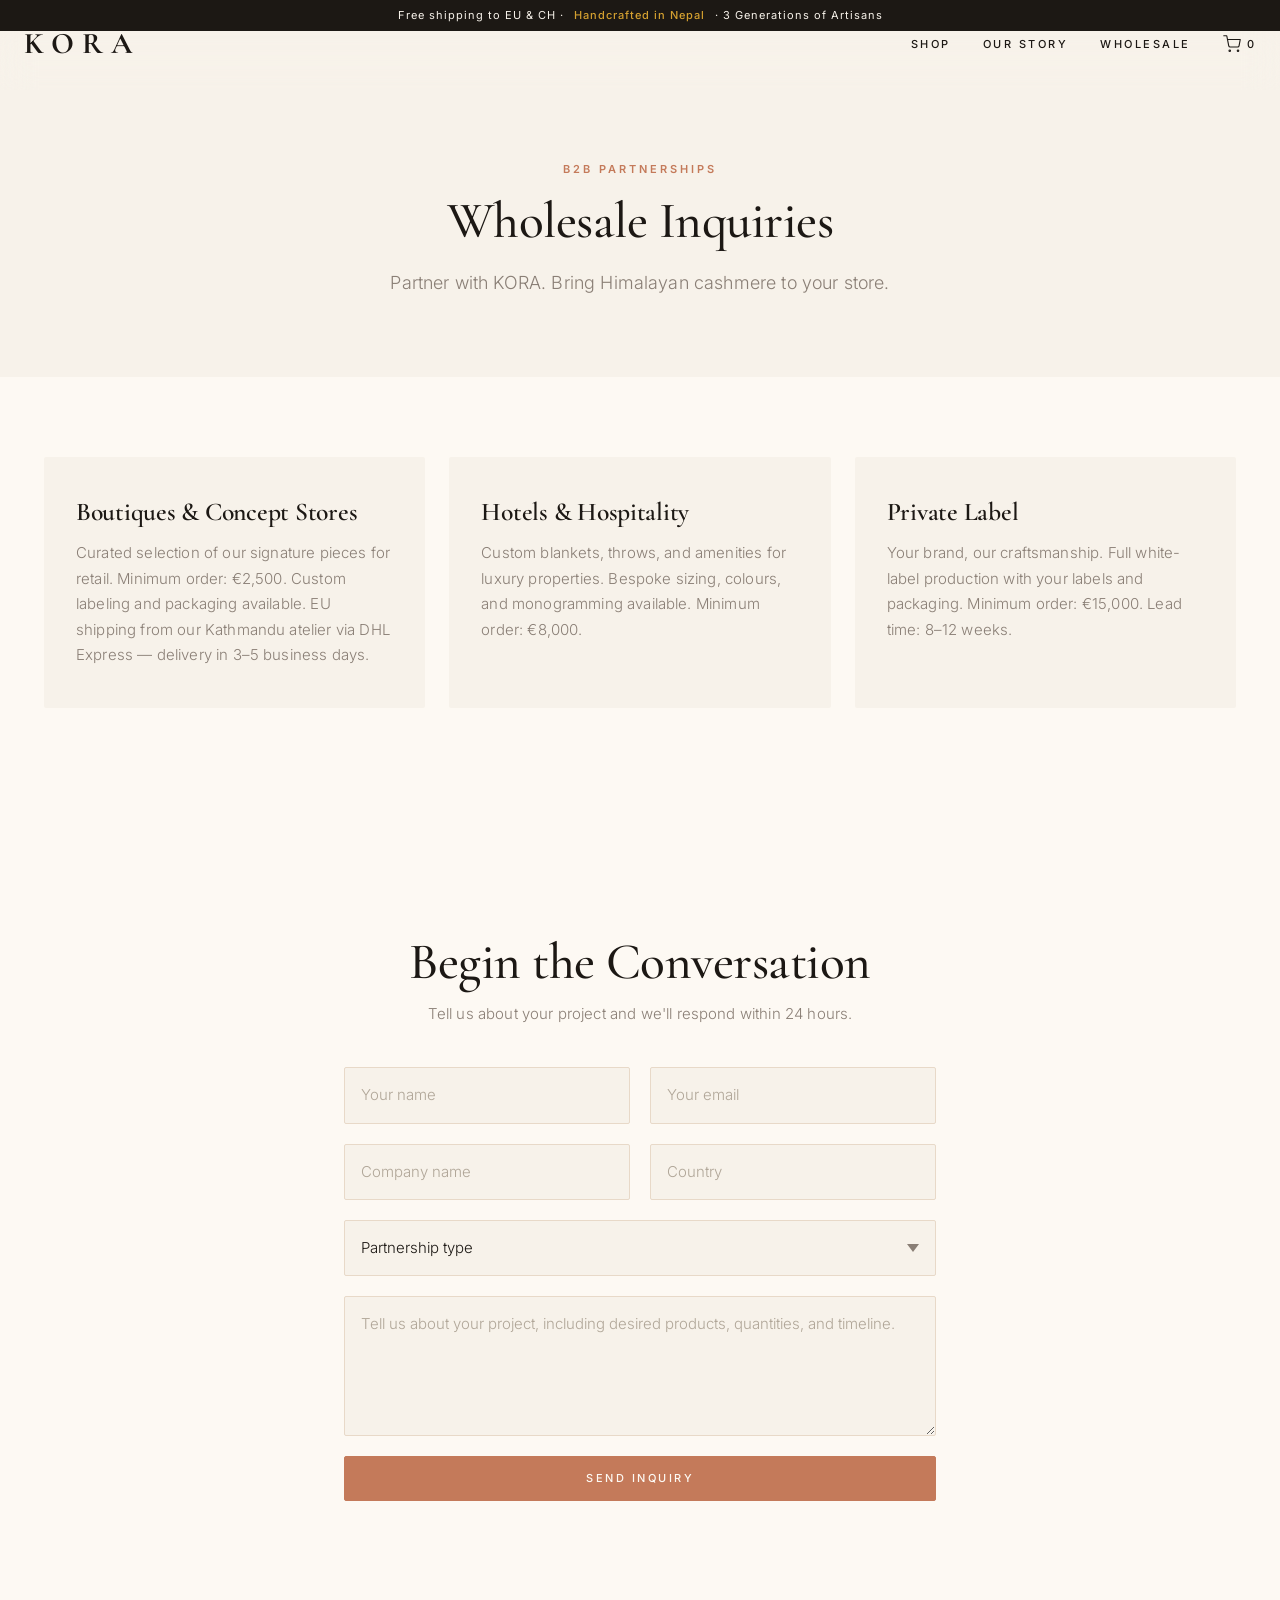
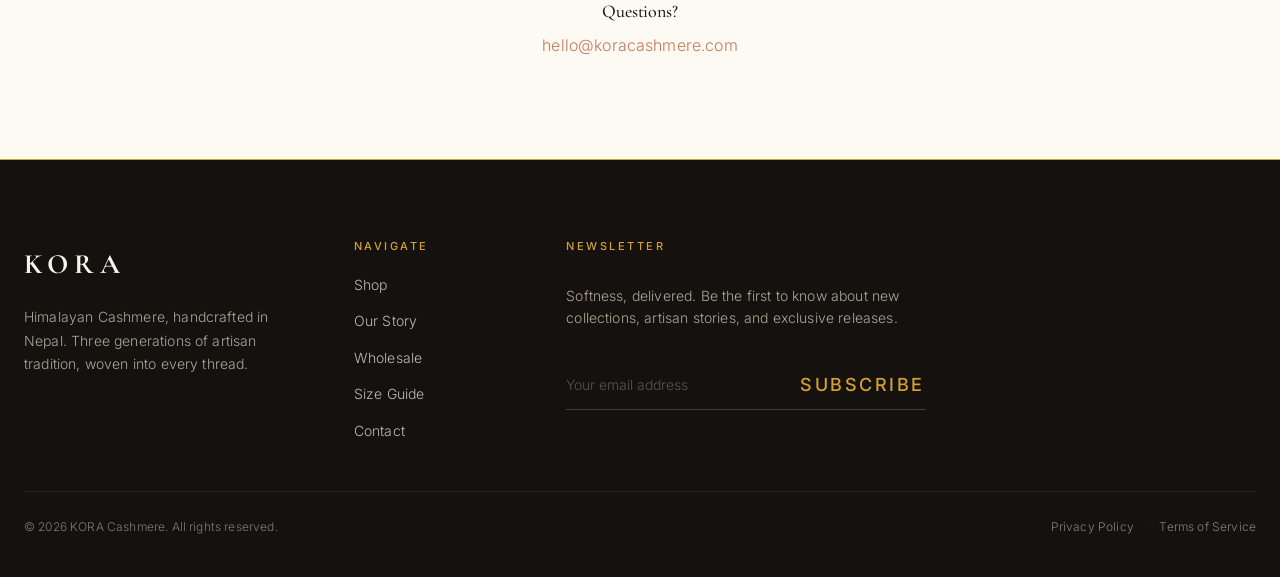
<file: wholesale.html>
<!DOCTYPE html>
<html lang="en">
<head>
<meta charset="UTF-8">
<meta name="viewport" content="width=device-width, initial-scale=1.0">
<title>Wholesale — KORA Cashmere | B2B Partnerships &amp; Bulk Orders</title>
<meta name="description" content="Partner with KORA Cashmere for wholesale. Boutique retail, hotel hospitality, private label programs, and bulk orders of Himalayan cashmere — direct from Kathmandu artisans.">
<meta name="keywords" content="cashmere wholesale, himalayan cashmere wholesale, cashmere supplier nepal, luxury cashmere wholesale, private label cashmere, hotel cashmere, b2b cashmere">
<meta name="robots" content="index, follow, max-image-preview:large, max-snippet:-1, max-video-preview:-1">
<link rel="canonical" href="https://koracashmere.com/wholesale">
<link rel="preconnect" href="https://fonts.googleapis.com">
<link href="https://fonts.googleapis.com/css2?family=Cormorant+Garamond:ital,wght@0,300;0,400;0,500;0,600;0,700;1,400;1,500&family=Inter:wght@200;300;400;500;600&display=swap" rel="stylesheet">
<link rel="stylesheet" href="/css/style-v13.css">
<link rel="icon" type="image/svg+xml" href="/img/favicon.svg">

<!-- Open Graph -->
<meta property="og:title" content="Wholesale — KORA Cashmere | B2B Partnerships">
<meta property="og:description" content="Partner with KORA. Bring Himalayan cashmere to your store. Boutique, hotel, and private label wholesale programs.">
<meta property="og:url" content="https://koracashmere.com/wholesale">
<meta property="og:type" content="website">
<meta property="og:site_name" content="KORA Cashmere">
<meta name="twitter:card" content="summary_large_image">
<meta name="twitter:title" content="Wholesale — KORA Cashmere | B2B Partnerships">
<meta name="twitter:description" content="Partner with KORA. Bring Himalayan cashmere to your store.">

<!-- Snipcart -->
<script async src="https://cdn.snipcart.com/themes/v3.4.1/default/snipcart.js"></script>
<link rel="stylesheet" href="https://cdn.snipcart.com/themes/v3.4.1/default/snipcart.css">

<!-- Schema.org -->
<script type="application/ld+json">
{
  "@context": "https://schema.org",
  "@type": "Organization",
  "@id": "https://koracashmere.com/#organization",
  "name": "KORA Cashmere",
  "alternateName": ["KORA Himalayan Cashmere", "KORA Nepal"],
  "url": "https://koracashmere.com",
  "email": "hello@koracashmere.com",
  "description": "Luxury Himalayan cashmere, handcrafted by three generations of artisans in the Kathmandu Valley.",
  "foundingLocation": {
    "@type": "Place",
    "name": "Kathmandu Valley, Nepal"
  },
  "address": {
    "@type": "PostalAddress",
    "addressCountry": "NP"
  }
}
</script>
<script type="application/ld+json">
{
  "@context": "https://schema.org",
  "@type": "WebSite",
  "@id": "https://koracashmere.com/#website",
  "url": "https://koracashmere.com",
  "name": "KORA Cashmere",
  "description": "Luxury Himalayan cashmere, handcrafted in Nepal",
  "inLanguage": "en"
}
</script>
<script type="application/ld+json">
{
  "@context": "https://schema.org",
  "@type": "BreadcrumbList",
  "itemListElement": [
    {"@type":"ListItem","position":1,"name":"Home","item":"https://koracashmere.com/"},
    {"@type":"ListItem","position":2,"name":"Wholesale","item":"https://koracashmere.com/wholesale"}
  ]
}
</script>

<style>
/* ─── Wholesale Page v4 Styles ─── */

.wholesale-hero {
  padding: 160px 24px 80px;
  text-align: center;
  background-color: var(--cream);
}

.wholesale-hero .section-title {
  margin-bottom: 16px;
}

.wholesale-hero .section-subtitle {
  max-width: 540px;
  margin: 0 auto;
  color: var(--stone);
  font-size: 18px;
  line-height: 1.6;
}

/* ── Program Cards ── */
.wholesale-programs {
  padding: 80px 24px;
  max-width: var(--container-max);
  margin: 0 auto;
}

.wholesale-grid {
  display: grid;
  grid-template-columns: repeat(3, 1fr);
  gap: 24px;
  margin-bottom: 64px;
}

.wholesale-card {
  background: var(--cream);
  padding: 40px 32px;
  border-radius: 2px;
  display: flex;
  flex-direction: column;
  gap: 12px;
}

.wholesale-card h3 {
  font-family: var(--font-heading);
  font-weight: 600;
  font-size: clamp(1.25rem, 2vw, 1.75rem);
  color: var(--earth);
}

.wholesale-card p {
  font-family: var(--font-body);
  font-weight: 300;
  font-size: 15px;
  color: var(--stone);
  line-height: 1.7;
}

/* ── Inquiry Form ── */
.wholesale-form-section {
  padding: 80px 24px 100px;
  max-width: 640px;
  margin: 0 auto;
}

.wholesale-form-section .form-heading {
  text-align: center;
  margin-bottom: 8px;
}

.wholesale-form-section .form-subheading {
  text-align: center;
  color: var(--stone);
  margin-bottom: 40px;
  font-size: 15px;
}

.wholesale-form {
  display: flex;
  flex-direction: column;
  gap: 20px;
}

.wholesale-form .form-row {
  display: grid;
  grid-template-columns: 1fr 1fr;
  gap: 20px;
}

.wholesale-form input,
.wholesale-form select,
.wholesale-form textarea {
  width: 100%;
  padding: 14px 16px;
  background: var(--cream);
  border: 1px solid var(--sand);
  border-radius: 2px;
  font-family: var(--font-body);
  font-size: 15px;
  color: var(--earth);
  transition: border-color var(--transition-base);
  outline: none;
}

.wholesale-form input:focus,
.wholesale-form select:focus,
.wholesale-form textarea:focus {
  border-color: var(--terracotta);
}

.wholesale-form input::placeholder,
.wholesale-form textarea::placeholder {
  color: var(--stone-light);
}

.wholesale-form textarea {
  min-height: 140px;
  resize: vertical;
}

.wholesale-form select {
  appearance: none;
  background-image: url("data:image/svg+xml,%3Csvg xmlns='http://www.w3.org/2000/svg' width='12' height='8' viewBox='0 0 12 8'%3E%3Cpath fill='%238a7f76' d='M6 8L0 0h12z'/%3E%3C/svg%3E");
  background-repeat: no-repeat;
  background-position: right 16px center;
  padding-right: 40px;
  cursor: pointer;
}

.wholesale-form .btn-submit {
  width: 100%;
  padding: 16px 32px;
  background-color: var(--terracotta);
  color: var(--warm-white);
  border: 1px solid var(--terracotta);
  border-radius: 2px;
  font-family: var(--font-body);
  font-weight: 500;
  font-size: 11px;
  letter-spacing: 2.5px;
  text-transform: uppercase;
  cursor: pointer;
  transition: all var(--transition-base);
  line-height: 1;
}

.wholesale-form .btn-submit:hover {
  background-color: var(--terracotta-light);
  border-color: var(--terracotta-light);
}

/* ── Contact Info ── */
.wholesale-contact {
  text-align: center;
  padding: 0 24px 100px;
}

.wholesale-contact h4 {
  font-family: var(--font-heading);
  font-weight: 500;
  font-size: 18px;
  color: var(--earth);
  margin-bottom: 8px;
}

.wholesale-contact a {
  font-family: var(--font-body);
  font-size: 16px;
  color: var(--terracotta);
  text-decoration: none;
  transition: color var(--transition-base);
}

.wholesale-contact a:hover {
  color: var(--terracotta-light);
}

/* ── Responsive ── */
@media (max-width: 768px) {
  .wholesale-grid {
    grid-template-columns: 1fr;
  }

  .wholesale-form .form-row {
    grid-template-columns: 1fr;
  }

  .wholesale-hero {
    padding: 140px 20px 60px;
  }

  .wholesale-programs {
    padding: 60px 20px;
  }

  .wholesale-form-section {
    padding: 60px 20px 80px;
  }
}
</style>
</head>
<body>

  <!-- Announcement Bar -->
  <div class="announcement">Free shipping to EU &amp; CH · <strong>Handcrafted in Nepal</strong> · 3 Generations of Artisans</div>

  <!-- ═══════════════════════════════════════════════════════
       NAV (fixed)
       ═══════════════════════════════════════════════════════ -->
  <header class="nav" id="nav">
    <a href="/" class="nav-logo">KORA</a>
    <div class="nav-links">
      <a href="/shop" class="nav-link">Shop</a>
      <a href="/story" class="nav-link">Our Story</a>
      <a href="/wholesale" class="nav-link">Wholesale</a>
      <button class="nav-cart snipcart-checkout" aria-label="Shopping cart">
        <svg viewBox="0 0 24 24" fill="none" stroke="currentColor" stroke-width="1.5" stroke-linecap="round" stroke-linejoin="round">
          <circle cx="9" cy="21" r="1"/><circle cx="20" cy="21" r="1"/>
          <path d="M1 1h4l2.68 13.39a2 2 0 0 0 2 1.61h9.72a2 2 0 0 0 2-1.61L23 6H6"/>
        </svg>
        <span class="snipcart-items-count">0</span>
      </button>
    </div>
    <button class="hamburger" aria-label="Toggle menu">
      <span></span><span></span><span></span>
    </button>
  </header>

  <!-- Mobile Overlay -->
  <div class="mobile-overlay">
    <a href="/shop" class="nav-link">Shop</a>
    <a href="/story" class="nav-link">Our Story</a>
    <a href="/wholesale" class="nav-link">Wholesale</a>
  </div>

  <main>

  <!-- ═══════════════════════════════════════════════════════
       WHOLESALE HERO
       ═══════════════════════════════════════════════════════ -->
  <section class="wholesale-hero">
    <div class="container">
      <p class="eyebrow reveal">B2B Partnerships</p>
      <h1 class="section-title reveal reveal-d1">Wholesale Inquiries</h1>
      <p class="section-subtitle reveal reveal-d2">Partner with KORA. Bring Himalayan cashmere to your store.</p>
    </div>
  </section>

  <!-- ═══════════════════════════════════════════════════════
       PROGRAM CARDS
       ═══════════════════════════════════════════════════════ -->
  <section class="wholesale-programs">
    <div class="wholesale-grid">
      <div class="wholesale-card reveal reveal-d1">
        <h3>Boutiques &amp; Concept Stores</h3>
        <p>Curated selection of our signature pieces for retail. Minimum order: €2,500. Custom labeling and packaging available. EU shipping from our Kathmandu atelier via DHL Express — delivery in 3–5 business days.</p>
      </div>
      <div class="wholesale-card reveal reveal-d2">
        <h3>Hotels &amp; Hospitality</h3>
        <p>Custom blankets, throws, and amenities for luxury properties. Bespoke sizing, colours, and monogramming available. Minimum order: €8,000.</p>
      </div>
      <div class="wholesale-card reveal reveal-d3">
        <h3>Private Label</h3>
        <p>Your brand, our craftsmanship. Full white-label production with your labels and packaging. Minimum order: €15,000. Lead time: 8–12 weeks.</p>
      </div>
    </div>
  </section>

  <!-- ═══════════════════════════════════════════════════════
       INQUIRY FORM
       ═══════════════════════════════════════════════════════ -->
  <section class="wholesale-form-section">
    <div class="reveal">
      <h2 class="form-heading section-title" style="margin-bottom:8px;">Begin the Conversation</h2>
      <p class="form-subheading">Tell us about your project and we'll respond within 24 hours.</p>
    </div>
    <form class="wholesale-form reveal reveal-d1" action="https://formspree.io/f/xwpkqyra" method="POST">
      <div class="form-row">
        <input type="text" name="name" placeholder="Your name" required>
        <input type="email" name="email" placeholder="Your email" required>
      </div>
      <div class="form-row">
        <input type="text" name="company" placeholder="Company name" required>
        <input type="text" name="country" placeholder="Country" required>
      </div>
      <select name="partnership" required>
        <option value="">Partnership type</option>
        <option value="boutique">Boutique / Retail</option>
        <option value="hotel">Hotel / Hospitality</option>
        <option value="private-label">Private Label</option>
        <option value="other">Other</option>
      </select>
      <textarea name="message" placeholder="Tell us about your project, including desired products, quantities, and timeline." required></textarea>
      <button type="submit" class="btn-submit">Send Inquiry</button>
    </form>
  </section>

  <!-- ═══════════════════════════════════════════════════════
       CONTACT INFO
       ═══════════════════════════════════════════════════════ -->
  <section class="wholesale-contact reveal">
    <h4>Questions?</h4>
    <a href="mailto:hello@koracashmere.com">hello@koracashmere.com</a>
  </section>

  </main>

  <!-- ═══════════════════════════════════════════════════════
       FOOTER (earth-deep)
       ═══════════════════════════════════════════════════════ -->
  <footer class="footer">
    <div class="footer-grid">
      <!-- Brand -->
      <div class="footer-brand">
        <div class="footer-logo">KORA</div>
        <p class="footer-description">Himalayan Cashmere, handcrafted in Nepal. Three generations of artisan tradition, woven into every thread.</p>
      </div>

      <!-- Links -->
      <div>
        <h4 class="footer-heading">Navigate</h4>
        <div class="footer-links">
          <a href="/shop" class="footer-link">Shop</a>
          <a href="/story" class="footer-link">Our Story</a>
          <a href="/wholesale" class="footer-link">Wholesale</a>
          <a href="/size-guide" class="footer-link">Size Guide</a>
          <a href="mailto:hello@koracashmere.com" class="footer-link">Contact</a>
        </div>
      </div>

      <!-- Newsletter -->
      <div class="footer-newsletter">
        <h4 class="footer-heading">Newsletter</h4>
        <p>Softness, delivered. Be the first to know about new collections, artisan stories, and exclusive releases.</p>
        <form class="newsletter-form" action="https://formspree.io/f/xwpkqyra" method="POST">
          <input type="email" name="email" class="newsletter-input" placeholder="Your email address" required aria-label="Email for newsletter">
          <button type="submit" class="newsletter-submit">Subscribe</button>
        </form>
      </div>
    </div>

    <div class="footer-bottom">
      <span class="footer-bottom-text">&copy; 2026 KORA Cashmere. All rights reserved.</span>
      <span class="footer-bottom-text">
        <a href="/privacy/" class="footer-link" style="opacity:0.7;font-size:12px;">Privacy Policy</a>
        <span style="opacity:0.3;margin:0 8px;">·</span>
        <a href="/terms/" class="footer-link" style="opacity:0.7;font-size:12px;">Terms of Service</a>
      </span>
    </div>
  </footer>

  <!-- ═══════════════════════════════════════════════════════
       SCRIPTS
       ═══════════════════════════════════════════════════════ -->
  <div id="snipcart" data-api-key="YOUR_SNIPCART_KEY" hidden></div>

  <script src="/js/products-v15.js"></script>
  <script src="/js/main-v10.js"></script>

</body>
</html>
</file>
<file: css/style-v13.css>
/* ============================================================
   KORA Cashmere — Style v4 (2026)
   Himalayan Cashmere Luxury Brand
   Himalayan Earth Palette · Cormorant Garamond + Inter
   ============================================================ */

/* ---------- 1. RESET + BASIS ---------- */
*, *::before, *::after {
  box-sizing: border-box;
  margin: 0;
  padding: 0;
}

html {
  scroll-behavior: smooth;
  -webkit-text-size-adjust: 100%;
  text-size-adjust: 100%;
}

img, picture, video, canvas, svg {
  display: block;
  max-width: 100%;
}

input, button, textarea, select {
  font: inherit;
  color: inherit;
}

a {
  color: inherit;
  text-decoration: none;
}

ul, ol {
  list-style: none;
}

button {
  border: none;
  background: none;
  cursor: pointer;
}

/* ---------- 2. CUSTOM PROPERTIES ---------- */
:root {
  /* Himalayan Earth Palette */
  --cream: #f7f2ea;
  --warm-white: #fdf9f3;
  --sand: #e8d9c8;
  --earth: #1c1814;
  --earth-deep: #14110e;
  --terracotta: #c47a5a;
  --terracotta-light: #d4946e;
  --saffron: #d4a030;
  --saffron-light: #e0b84a;
  --stone: #8a7f76;
  --stone-light: #b0a698;
  --himalaya: #5a6f8a;

  /* Typography */
  --font-heading: 'Cormorant Garamond', Georgia, 'Times New Roman', serif;
  --font-body: 'Inter', -apple-system, BlinkMacSystemFont, 'Segoe UI', Helvetica, Arial, sans-serif;

  /* Spacing */
  --section-padding: 100px;
  --container-max: 1240px;
  --container-padding: 24px;

  /* Transitions */
  --transition-base: 0.3s ease;
  --transition-reveal: 0.8s cubic-bezier(0.25, 0.46, 0.45, 0.94);
}

/* ---------- 3. BODY ---------- */
body {
  font-family: var(--font-body);
  font-weight: 300;
  font-size: 16px;
  line-height: 1.7;
  color: var(--earth);
  background-color: var(--warm-white);
  -webkit-font-smoothing: antialiased;
  -moz-osx-font-smoothing: grayscale;
  text-rendering: optimizeLegibility;
}

/* ---------- 4. SELECTION ---------- */
::selection {
  background-color: var(--terracotta);
  color: var(--warm-white);
}

::-moz-selection {
  background-color: var(--terracotta);
  color: var(--warm-white);
}

/* ---------- 5. FONT FACE (loaded via HTML <link>) ---------- */

/* ---------- 6. TYPOGRAPHY ---------- */
h1, h2, h3, h4, h5, h6 {
  font-family: var(--font-heading);
  font-weight: 500;
  line-height: 1.2;
  color: var(--earth);
}

h1 { font-size: clamp(2.5rem, 5vw, 4.5rem); }
h2 { font-size: clamp(2rem, 4vw, 3.25rem); }
h3 { font-size: clamp(1.5rem, 3vw, 2.25rem); }
h4 { font-size: clamp(1.25rem, 2vw, 1.75rem); }

p {
  margin-bottom: 1.2rem;
}

p:last-child {
  margin-bottom: 0;
}

.eyebrow {
  font-family: var(--font-body);
  font-weight: 500;
  font-size: 11px;
  letter-spacing: 2.5px;
  text-transform: uppercase;
  color: var(--saffron);
  margin-bottom: 12px;
}

/* ---------- 7. CONTAINER ---------- */
.container {
  max-width: var(--container-max);
  margin: 0 auto;
  padding-left: var(--container-padding);
  padding-right: var(--container-padding);
}

/* ---------- 7b. ANNOUNCEMENT BAR ----------*/
.announcement {
  position: fixed;
  top: 0;
  left: 0;
  right: 0;
  z-index: 1001;
  background-color: var(--earth);
  color: var(--cream);
  text-align: center;
  padding: 6px 16px;
  font-family: var(--font-body);
  font-weight: 400;
  font-size: 11px;
  letter-spacing: 1px;
  transition: transform 0.35s ease;
}
.announcement span {
  opacity: 0.7;
}
.announcement strong {
  color: var(--saffron);
  font-weight: 500;
  margin: 0 6px;
}
.announcement.hidden {
  transform: translateY(-100%);
}

/* ---------- 8. NAVIGATION ----------*/
.nav {
  position: fixed;
  top: 0;
  left: 0;
  right: 0;
  z-index: 1000;
  display: flex;
  align-items: center;
  justify-content: space-between;
  padding: 18px var(--container-padding);
  background-color: rgba(247, 242, 234, 0.88);
  backdrop-filter: blur(16px);
  -webkit-backdrop-filter: blur(16px);
  border-bottom: 1px solid rgba(232, 217, 200, 0.4);
  transition: top 0.35s ease, background-color var(--transition-base);
}
.nav.has-announcement {
  top: 28px;
}

.nav-logo {
  font-family: var(--font-heading);
  font-weight: 700;
  font-size: 30px;
  letter-spacing: 8px;
  text-transform: uppercase;
  color: var(--earth);
  flex-shrink: 0;
}

.nav-logo a {
  display: block;
}

.nav-links {
  display: flex;
  align-items: center;
  gap: 32px;
}

.nav-link {
  font-family: var(--font-body);
  font-weight: 500;
  font-size: 11px;
  letter-spacing: 2.5px;
  text-transform: uppercase;
  color: var(--earth);
  transition: color var(--transition-base);
  position: relative;
}

.nav-link::after {
  content: '';
  position: absolute;
  bottom: -4px;
  left: 0;
  width: 0;
  height: 1px;
  background-color: var(--terracotta);
  transition: width var(--transition-base);
}

.nav-link:hover {
  color: var(--terracotta);
}

.nav-link:hover::after {
  width: 100%;
}

.nav-cart {
  display: flex;
  align-items: center;
  gap: 6px;
  font-family: var(--font-body);
  font-weight: 500;
  font-size: 11px;
  letter-spacing: 2.5px;
  text-transform: uppercase;
  color: var(--earth);
  transition: color var(--transition-base);
}

.nav-cart:hover {
  color: var(--terracotta);
}

.nav-cart svg {
  width: 18px;
  height: 18px;
}

/* ---------- 9. HAMBURGER ---------- */
.hamburger {
  display: none;
  flex-direction: column;
  justify-content: center;
  align-items: center;
  width: 36px;
  height: 36px;
  cursor: pointer;
  z-index: 1001;
  background: none;
  border: none;
  padding: 4px;
  gap: 6px;
}

.hamburger span {
  display: block;
  width: 24px;
  height: 2px;
  background-color: var(--earth);
  border-radius: 2px;
  transition: all 0.35s cubic-bezier(0.68, -0.55, 0.265, 1.55);
  transform-origin: center;
}

/* Hamburger open state (X transformation) */
.hamburger.is-active span:nth-child(1) {
  transform: translateY(8px) rotate(45deg);
}

.hamburger.is-active span:nth-child(2) {
  opacity: 0;
  transform: scaleX(0);
}

.hamburger.is-active span:nth-child(3) {
  transform: translateY(-8px) rotate(-45deg);
}

/* ---------- 10. MOBILE OVERLAY (slide-in) ----------*/
.mobile-overlay {
  display: flex;
  flex-direction: column;
  align-items: center;
  justify-content: center;
  gap: 36px;
  position: fixed;
  top: 0;
  right: 0;
  bottom: 0;
  width: 100%;
  max-width: 400px;
  z-index: 999;
  background-color: rgba(20, 17, 14, 0.98);
  backdrop-filter: blur(20px);
  -webkit-backdrop-filter: blur(20px);
  transform: translateX(100%);
  pointer-events: none;
  transition: transform 0.4s cubic-bezier(0.4, 0, 0.2, 1);
}

.mobile-overlay.is-open {
  transform: translateX(0);
  pointer-events: all;
}

.mobile-overlay .nav-link {
  font-size: 20px;
  color: var(--cream);
  letter-spacing: 4px;
  padding: 14px 24px;
  min-height: 48px;
  display: flex;
  align-items: center;
  opacity: 0;
  transform: translateX(20px);
  transition: opacity 0.35s ease, transform 0.35s ease;
}

.mobile-overlay.is-open .nav-link {
  opacity: 1;
  transform: translateX(0);
}

.mobile-overlay.is-open .nav-link:nth-child(1) { transition-delay: 0.1s; }
.mobile-overlay.is-open .nav-link:nth-child(2) { transition-delay: 0.15s; }
.mobile-overlay.is-open .nav-link:nth-child(3) { transition-delay: 0.2s; }

.mobile-overlay .nav-link::after {
  background-color: var(--saffron);
  bottom: -6px;
}

/* Overlay background dim */
.mobile-overlay-bg {
  position: fixed;
  inset: 0;
  background: rgba(0,0,0,0.4);
  z-index: 998;
  opacity: 0;
  pointer-events: none;
  transition: opacity 0.35s ease;
}
.mobile-overlay-bg.is-open {
  opacity: 1;
  pointer-events: all;
}

/* ---------- 11. HERO ---------- */
.hero {
  position: relative;
  min-height: 100vh;
  display: flex;
  flex-direction: column;
  align-items: center;
  justify-content: center;
  text-align: center;
  background-color: var(--earth-deep);
  padding: 120px var(--container-padding) 80px;
  overflow: hidden;
}

.hero-bg-img {
  position: absolute;
  inset: 0;
  width: 100%;
  height: 100%;
  object-fit: cover;
  object-position: center 30%;
  z-index: 0;
}

.hero-overlay {
  position: absolute;
  inset: 0;
  background: linear-gradient(
    180deg,
    rgba(20, 17, 14, 0.50) 0%,
    rgba(20, 17, 14, 0.28) 35%,
    rgba(20, 17, 14, 0.60) 100%
  );
  z-index: 1;
}

.hero-content {
  position: relative;
  z-index: 2;
  max-width: 800px;
}

/* Subtle parallax hint via background */
.hero::before {
  content: '';
  position: absolute;
  inset: 0;
  background:
    radial-gradient(ellipse 80% 60% at 50% 40%, rgba(196, 122, 90, 0.08) 0%, transparent 70%),
    radial-gradient(ellipse 60% 50% at 30% 70%, rgba(212, 160, 48, 0.05) 0%, transparent 60%),
    radial-gradient(ellipse 50% 40% at 70% 30%, rgba(90, 111, 138, 0.06) 0%, transparent 60%);
  transform: translateZ(0);
  will-change: transform;
  /* Subtle parallax on scroll — scales slightly larger */
}

.hero-title {
  font-family: var(--font-heading);
  font-weight: 500;
  font-size: clamp(56px, 7vw, 72px);
  color: var(--cream);
  line-height: 1.08;
  margin-bottom: 24px;
  letter-spacing: 1px;
}

.hero-subtitle {
  font-family: var(--font-body);
  font-weight: 300;
  font-size: 18px;
  line-height: 1.7;
  color: var(--stone-light);
  max-width: 580px;
  margin: 0 auto 36px;
}

.hero .eyebrow {
  color: var(--saffron);
}

/* parallax scroll hint via media query — reduced motion safe */
@media (prefers-reduced-motion: no-preference) {
  .hero-content {
    transform: translateZ(0);
    will-change: transform;
  }
}

/* ---------- 12. SECTIONS ---------- */
.section {
  padding-top: var(--section-padding);
  padding-bottom: var(--section-padding);
}

.section + .section {
  border-top: 1px solid var(--sand);
}

.section-header {
  text-align: center;
  max-width: 680px;
  margin: 0 auto 60px;
}

.section-title {
  font-family: var(--font-heading);
  font-weight: 500;
  font-size: clamp(2rem, 4vw, 3.25rem);
  color: var(--earth);
  margin-bottom: 16px;
}

.section-subtitle {
  font-family: var(--font-body);
  font-weight: 300;
  font-size: 17px;
  color: var(--stone);
  line-height: 1.7;
}

/* ---------- 13b. SHOP PAGE ---------- */
.shop-hero {
  padding-top: 140px;
  padding-bottom: 48px;
  text-align: center;
  background-color: var(--cream);
}

.shop-hero .section-title {
  margin-bottom: 12px;
}

.filter-section {
  padding: 0 0 32px;
  background-color: var(--cream);
}

.filter-bar {
  display: flex;
  justify-content: center;
  gap: 8px;
  flex-wrap: wrap;
}

.filter-btn {
  padding: 10px 24px;
  border: 1px solid rgba(28, 24, 20, 0.12);
  background: transparent;
  color: var(--stone);
  font-family: var(--font-body);
  font-size: 13px;
  font-weight: 500;
  letter-spacing: 0.5px;
  border-radius: 100px;
  cursor: pointer;
  transition: all 0.3s cubic-bezier(0.4, 0, 0.2, 1);
  outline: none;
}

.filter-btn:hover {
  border-color: var(--terracotta);
  color: var(--terracotta);
  background-color: rgba(196, 122, 90, 0.04);
}

.filter-btn:active {
  transform: scale(0.96);
}

.filter-btn:focus-visible {
  box-shadow: 0 0 0 2px var(--warm-white), 0 0 0 4px var(--terracotta);
}

.filter-btn.active {
  background-color: var(--earth);
  color: var(--cream);
  border-color: var(--earth);
  font-weight: 600;
  box-shadow: 0 2px 8px rgba(20, 17, 14, 0.12);
}

.shop-section {
  padding: 0 0 100px;
}

/* ---------- 13. PRODUCT GRID ---------- */
.product-grid {
  display: grid;
  grid-template-columns: repeat(auto-fill, minmax(320px, 1fr));
  gap: 32px;
}

/* ---------- 14. PRODUCT CARD ---------- */
.product-card {
  display: flex;
  flex-direction: column;
  background-color: var(--cream);
  border-radius: 8px;
  overflow: hidden;
  transition: box-shadow 0.5s cubic-bezier(0.25, 0.1, 0.25, 1),
              transform 0.5s cubic-bezier(0.25, 0.1, 0.25, 1);
  will-change: transform;
  box-shadow:
    0 1px 2px rgba(20, 17, 14, 0.03),
    0 2px 6px rgba(20, 17, 14, 0.025),
    0 4px 12px rgba(20, 17, 14, 0.02);
  border: 1px solid rgba(28, 24, 20, 0.06);
}

.product-card:hover {
  box-shadow:
    0 2px 4px rgba(20, 17, 14, 0.04),
    0 6px 16px rgba(20, 17, 14, 0.05),
    0 14px 32px rgba(20, 17, 14, 0.08);
  transform: translateY(-6px);
}

.product-card-image {
  position: relative;
  overflow: hidden;
  aspect-ratio: 3 / 4;
  background-color: var(--sand);
}

.product-card-image img {
  width: 100%;
  height: 100%;
  object-fit: cover;
  transition: transform 0.45s cubic-bezier(0.25, 0.46, 0.45, 0.94);
}

/* Product zoom on hover — mouse-follow via CSS transform-origin */
.product-card:hover .product-card-image img {
  transform: scale(1.08);
}

/* Quick View overlay on hover */
.product-card-image-overlay {
  position: absolute;
  inset: 0;
  background: rgba(20,17,14,0);
  display: flex;
  align-items: center;
  justify-content: center;
  z-index: 2;
  transition: background 0.35s ease;
  pointer-events: none;
}
.product-card:hover .product-card-image-overlay {
  background: rgba(20,17,14,0.15);
}
.quick-view-hint {
  font-family: var(--font-body);
  font-weight: 500;
  font-size: 11px;
  letter-spacing: 2.5px;
  text-transform: uppercase;
  color: #fff;
  opacity: 0;
  transform: translateY(8px);
  transition: opacity 0.3s ease, transform 0.3s ease;
  pointer-events: none;
}
.product-card:hover .quick-view-hint {
  opacity: 1;
  transform: translateY(0);
}

.product-card-image-wrapper {
  position: relative;
  overflow: hidden;
  width: 100%;
  height: 100%;
}

.product-card-body {
  padding: 20px 20px 24px;
  display: flex;
  flex-direction: column;
  gap: 8px;
  flex: 1;
}

.product-card-title {
  font-family: var(--font-heading);
  font-weight: 500;
  font-size: 22px;
  color: var(--earth);
  line-height: 1.25;
}

.product-card-price {
  font-family: var(--font-body);
  font-weight: 400;
  font-size: 16px;
  color: var(--earth);
}

.product-card-colors {
  display: flex;
  gap: 8px;
  margin-top: 12px;
}

.product-card-colors .color-swatch {
  width: 24px;
  height: 24px;
  border-radius: 50%;
  border: 2px solid transparent;
  cursor: pointer;
  transition: border-color var(--transition-base), transform var(--transition-base);
  padding: 0;
}

.product-card-colors .color-swatch:hover {
  transform: scale(1.15);
}

.product-card-colors .color-swatch.is-selected {
  border-color: var(--terracotta);
}

/* ---------- 14b. PRODUCT DETAIL PAGE ---------- */
.product-detail {
  display: grid;
  grid-template-columns: 1.1fr 1fr;
  gap: 80px;
  align-items: start;
  max-width: var(--container-max);
  margin: 0 auto;
  padding: 140px 40px 80px;
}

.product-detail-gallery {
  display: flex;
  flex-direction: column;
  gap: 16px;
}

.gallery-main-wrap {
  width: 100%;
  background: #f9f6f2;
  border-radius: 4px;
  overflow: hidden;
}

.gallery-main {
  width: 100%;
  aspect-ratio: 9 / 16;
  object-fit: contain;
  display: block;
  transition: opacity 0.3s;
}

.gallery-thumb-strip {
  display: flex;
  gap: 10px;
  overflow-x: auto;
  padding: 4px 0;
}

.gallery-thumb {
  width: 72px;
  height: 96px;
  object-fit: cover;
  border-radius: 3px;
  cursor: pointer;
  border: 2px solid transparent;
  opacity: 0.6;
  transition: all 0.25s;
  flex-shrink: 0;
}

.gallery-thumb:hover {
  opacity: 0.9;
  border-color: var(--terracotta);
}

.gallery-thumb.active {
  opacity: 1;
  border-color: var(--earth);
}

/* Shop card links */
.product-card-image-link {
  display: block;
  text-decoration: none;
  color: inherit;
}

.product-card-name-link {
  text-decoration: none;
  color: inherit;
}

.product-card-name-link:hover .product-card-name {
  color: var(--terracotta);
}

.product-detail-name {
  font-family: var(--font-heading);
  font-weight: 500;
  font-size: clamp(34px, 5vw, 48px);
  color: var(--earth);
  line-height: 1.15;
  margin-bottom: 12px;
}

.product-detail-price {
  font-family: var(--font-body);
  font-weight: 300;
  font-size: 22px;
  color: var(--terracotta);
  margin-bottom: 24px;
}

.product-detail-description {
  font-family: var(--font-body);
  font-weight: 300;
  font-size: 17px;
  color: var(--stone);
  line-height: 1.8;
  margin-bottom: 32px;
}

.product-detail-section {
  margin-bottom: 28px;
}

.product-detail-section label {
  display: block;
  font-family: var(--font-body);
  font-weight: 500;
  font-size: 11px;
  letter-spacing: 2.5px;
  text-transform: uppercase;
  color: var(--earth);
  margin-bottom: 10px;
}

.product-color-options {
  display: flex;
  gap: 10px;
}

.color-swatch-large {
  width: 36px;
  height: 36px;
  border-radius: 50%;
  border: 2px solid transparent;
  cursor: pointer;
  transition: border-color 0.2s, transform 0.2s;
}

.color-swatch-large:hover {
  transform: scale(1.15);
}

.color-swatch-large.is-selected {
  border-color: var(--terracotta);
}

.product-size-options {
  display: flex;
  gap: 8px;
}

.size-option {
  width: 48px;
  height: 48px;
  display: flex;
  align-items: center;
  justify-content: center;
  border: 1px solid rgba(28, 24, 20, 0.2);
  border-radius: 2px;
  font-family: var(--font-body);
  font-size: 14px;
  cursor: pointer;
  transition: all 0.2s;
}

.size-option:hover,
.size-option.is-selected {
  border-color: var(--earth);
  background-color: var(--earth);
  color: var(--cream);
}

.product-specs {
  padding-top: 8px;
  border-top: 1px solid rgba(28, 24, 20, 0.08);
}

.spec-row {
  display: flex;
  justify-content: space-between;
  padding: 8px 0;
  font-size: 14px;
}

.spec-label {
  font-weight: 400;
  color: var(--stone);
}

.spec-value {
  font-weight: 500;
  color: var(--earth);
}

.product-add-to-bag {
  width: 100%;
  padding: 16px 32px;
  min-height: 52px;
  font-size: 13px;
  margin-top: 8px;
  margin-bottom: 28px;
}

.meet-the-maker {
  padding-top: 24px;
  border-top: 1px solid rgba(28, 24, 20, 0.08);
}

.maker-card {
  background: none;
  padding: 20px 0;
}

.maker-name {
  font-family: var(--font-heading);
  font-weight: 500;
  font-size: 18px;
  color: var(--earth);
  margin-bottom: 8px;
}

.maker-quote {
  font-family: var(--font-body);
  font-weight: 300;
  font-style: italic;
  font-size: 15px;
  color: var(--stone);
  line-height: 1.7;
}

.product-not-found {
  text-align: center;
  padding: 120px 24px;
  min-height: 60vh;
  display: flex;
  flex-direction: column;
  align-items: center;
  justify-content: center;
}

.product-not-found h2 {
  font-family: var(--font-heading);
  font-size: 28px;
  margin-bottom: 12px;
}

/* ---------- 15. BUTTONS ---------- */
.btn {
  display: inline-flex;
  align-items: center;
  justify-content: center;
  gap: 8px;
  font-family: var(--font-body);
  font-weight: 500;
  font-size: 11px;
  letter-spacing: 2.5px;
  text-transform: uppercase;
  padding: 14px 32px;
  border-radius: 4px;
  transition: background-color 0.25s cubic-bezier(0.4, 0, 0.2, 1),
              color 0.25s cubic-bezier(0.4, 0, 0.2, 1),
              transform 0.2s cubic-bezier(0.4, 0, 0.2, 1),
              box-shadow 0.25s cubic-bezier(0.4, 0, 0.2, 1);
  cursor: pointer;
  text-decoration: none;
  line-height: 1;
  position: relative;
  outline: none;
}

.btn:active {
  transform: scale(0.97);
}

.btn:focus-visible {
  box-shadow: 0 0 0 2px var(--warm-white), 0 0 0 4px var(--terracotta);
}

.btn-primary {
  background-color: var(--terracotta);
  color: var(--warm-white);
  border: 1px solid var(--terracotta);
  font-weight: 600;
}

.btn-primary:hover {
  background-color: var(--earth);
  border-color: var(--earth);
  color: var(--cream);
  transform: translateY(-1px);
  box-shadow: 0 4px 12px rgba(20, 17, 14, 0.18);
}

.btn-primary:active {
  transform: translateY(0) scale(0.97);
  box-shadow: none;
}

.btn-secondary {
  background-color: transparent;
  color: var(--earth);
  border: 1px solid var(--earth);
}

.btn-secondary:hover {
  background-color: var(--earth);
  color: var(--cream);
  transform: translateY(-1px);
}

.btn-ghost {
  background-color: transparent;
  color: var(--earth);
  border: 1px solid transparent;
  padding-left: 8px;
  padding-right: 8px;
}

.btn-ghost:hover {
  color: var(--terracotta);
  background-color: rgba(196, 122, 90, 0.06);
}

/* Add to Bag — elegant card button with slide fill */
.btn-add-to-bag {
  width: 100%;
  display: inline-flex;
  align-items: center;
  justify-content: center;
  gap: 10px;
  padding: 13px 20px;
  font-family: var(--font-body);
  font-weight: 500;
  font-size: 11px;
  letter-spacing: 2.5px;
  text-transform: uppercase;
  color: var(--earth);
  background: transparent;
  border: 1px solid rgba(28, 24, 20, 0.18);
  border-radius: 4px;
  cursor: pointer;
  transition: all 0.35s cubic-bezier(0.25, 0.1, 0.25, 1);
  position: relative;
  overflow: hidden;
}

.btn-add-to-bag::before {
  content: '';
  position: absolute;
  inset: 0;
  background: var(--earth);
  transform: scaleX(0);
  transform-origin: left;
  transition: transform 0.35s cubic-bezier(0.25, 0.1, 0.25, 1);
  z-index: 0;
}

.btn-add-to-bag:hover {
  color: var(--cream);
  border-color: var(--earth);
  transform: translateY(-1px);
  box-shadow: 0 4px 16px rgba(20, 17, 14, 0.1);
}

.btn-add-to-bag:hover::before {
  transform: scaleX(1);
}

.btn-add-to-bag span {
  position: relative;
  z-index: 1;
}

.btn-add-to-bag .bag-icon {
  position: relative;
  z-index: 1;
  width: 16px;
  height: 16px;
  transition: transform 0.35s cubic-bezier(0.25, 0.1, 0.25, 1);
}

.btn-add-to-bag:hover .bag-icon {
  transform: translateX(2px);
}

.btn-sm {
  padding: 10px 20px;
  font-size: 10px;
  letter-spacing: 2px;
}

.btn-lg {
  padding: 18px 40px;
  font-size: 12px;
  border-radius: 6px;
}

/* ---------- 16. SIZE SELECTOR ---------- */
.size-selector {
  display: flex;
  flex-wrap: wrap;
  gap: 8px;
  margin: 12px 0;
}

.size-selector .size-btn {
  display: inline-flex;
  align-items: center;
  justify-content: center;
  min-width: 44px;
  height: 44px;
  padding: 0 16px;
  font-family: var(--font-body);
  font-weight: 500;
  font-size: 13px;
  color: var(--earth);
  background-color: transparent;
  border: 1px solid var(--stone-light);
  border-radius: 6px;
  cursor: pointer;
  transition: all 0.25s cubic-bezier(0.4, 0, 0.2, 1);
  outline: none;
}

.size-selector .size-btn:hover {
  border-color: var(--terracotta);
  color: var(--terracotta);
  transform: translateY(-1px);
  box-shadow: 0 2px 8px rgba(196, 122, 90, 0.12);
}

.size-selector .size-btn:active {
  transform: scale(0.95);
}

.size-selector .size-btn:focus-visible {
  box-shadow: 0 0 0 2px var(--warm-white), 0 0 0 4px var(--terracotta);
}

.size-selector .size-btn.is-selected,
.size-option.is-selected {
  border-color: var(--terracotta);
  background-color: var(--terracotta);
  color: var(--warm-white);
  font-weight: 600;
  box-shadow: 0 2px 8px rgba(196, 122, 90, 0.2);
}

.size-selector .size-btn:disabled {
  opacity: 0.3;
  cursor: not-allowed;
  text-decoration: line-through;
}

/* ---------- 17. COLOR SWATCHES ---------- */
.color-swatch {
  width: 24px;
  height: 24px;
  border-radius: 50%;
  border: 2px solid transparent;
  cursor: pointer;
  transition: border-color var(--transition-base), transform var(--transition-base);
  padding: 0;
  display: inline-block;
}

.color-swatch:hover {
  transform: scale(1.15);
}

.color-swatch.is-selected {
  border-color: var(--terracotta);
}

.color-swatches {
  display: flex;
  flex-wrap: wrap;
  gap: 10px;
  margin: 12px 0;
}

/* ---------- 18. STORY SECTION ---------- */
.story-section {
  display: grid;
  grid-template-columns: 1fr 1fr;
  gap: 64px;
  align-items: center;
}

.story-content {
  display: flex;
  flex-direction: column;
  gap: 20px;
}

.story-content .eyebrow {
  margin-bottom: 4px;
}

.story-image {
  aspect-ratio: 4 / 5;
  overflow: hidden;
  border-radius: 4px;
  background-color: var(--sand);
}

.story-image img {
  width: 100%;
  height: 100%;
  object-fit: cover;
}

/* ---------- 19. MEET THE MAKER ---------- */
.maker-card {
  display: flex;
  flex-direction: column;
  align-items: center;
  text-align: center;
  padding: 48px 36px;
  background-color: var(--cream);
  border-radius: 8px;
  max-width: 480px;
  margin: 0 auto;
  gap: 16px;
}

.maker-portrait {
  width: 80px;
  height: 80px;
  border-radius: 50%;
  object-fit: cover;
  border: 3px solid var(--sand);
}

.maker-name {
  font-family: var(--font-heading);
  font-weight: 600;
  font-size: 22px;
  color: var(--earth);
}

.maker-title {
  font-family: var(--font-body);
  font-weight: 400;
  font-size: 13px;
  letter-spacing: 2px;
  text-transform: uppercase;
  color: var(--stone);
}

.maker-quote {
  font-family: var(--font-heading);
  font-weight: 400;
  font-style: italic;
  font-size: 20px;
  line-height: 1.5;
  color: var(--earth);
  max-width: 380px;
  position: relative;
  padding-top: 16px;
}

.maker-quote::before {
  content: '\201C';
  font-family: var(--font-heading);
  font-size: 56px;
  color: var(--terracotta);
  position: absolute;
  top: -10px;
  left: 50%;
  transform: translateX(-50%);
  line-height: 1;
}

/* ---------- 20. FOOTER ---------- */
.footer {
  background-color: var(--earth-deep);
  color: var(--cream);
  padding: 80px var(--container-padding) 40px;
}

.footer-grid {
  display: grid;
  grid-template-columns: 1.5fr 1fr 1.5fr;
  gap: 48px;
  max-width: var(--container-max);
  margin: 0 auto;
}

.footer-brand {
  display: flex;
  flex-direction: column;
  gap: 16px;
}

.footer-logo {
  font-family: var(--font-heading);
  font-weight: 700;
  font-size: 28px;
  letter-spacing: 6px;
  text-transform: uppercase;
  color: var(--cream);
}

.footer-description {
  font-family: var(--font-body);
  font-weight: 300;
  font-size: 14px;
  color: var(--stone-light);
  line-height: 1.7;
  max-width: 320px;
}

.footer-heading {
  font-family: var(--font-body);
  font-weight: 500;
  font-size: 11px;
  letter-spacing: 2.5px;
  text-transform: uppercase;
  color: var(--saffron);
  margin-bottom: 20px;
}

.footer-links {
  display: flex;
  flex-direction: column;
  gap: 12px;
}

.footer-link {
  font-family: var(--font-body);
  font-weight: 300;
  font-size: 14px;
  color: var(--cream);
  opacity: 0.75;
  transition: opacity var(--transition-base);
}

.footer-link:hover {
  opacity: 1;
  color: var(--terracotta-light);
}

.footer-newsletter {
  display: flex;
  flex-direction: column;
  gap: 12px;
}

.footer-newsletter p {
  font-family: var(--font-body);
  font-weight: 300;
  font-size: 14px;
  color: var(--stone-light);
  line-height: 1.6;
}

.newsletter-form {
  display: flex;
  gap: 0;
  max-width: 400px;
}

.newsletter-input {
  flex: 1;
  padding: 12px 16px;
  font-family: var(--font-body);
  font-weight: 300;
  font-size: 14px;
  color: var(--cream);
  background-color: rgba(247, 242, 234, 0.08);
  border: 1px solid rgba(247, 242, 234, 0.15);
  border-right: none;
  border-radius: 2px 0 0 2px;
  outline: none;
  transition: border-color var(--transition-base);
}

.newsletter-input::placeholder {
  color: var(--stone-light);
}

.newsletter-input:focus {
  border-color: var(--terracotta);
}

.newsletter-submit {
  padding: 12px 24px;
  font-family: var(--font-body);
  font-weight: 500;
  font-size: 11px;
  letter-spacing: 2.5px;
  text-transform: uppercase;
  color: var(--earth-deep);
  background-color: var(--terracotta);
  border: 1px solid var(--terracotta);
  border-radius: 0 2px 2px 0;
  cursor: pointer;
  transition: background-color var(--transition-base);
  white-space: nowrap;
}

.newsletter-submit:hover {
  background-color: var(--terracotta-light);
}

.footer-bottom {
  max-width: var(--container-max);
  margin: 48px auto 0;
  padding-top: 24px;
  border-top: 1px solid rgba(247, 242, 234, 0.1);
  display: flex;
  justify-content: space-between;
  align-items: center;
  flex-wrap: wrap;
  gap: 16px;
}

.footer-bottom-text {
  font-family: var(--font-body);
  font-weight: 300;
  font-size: 12px;
  color: var(--stone-light);
  opacity: 0.7;
}

.footer-social {
  display: flex;
  gap: 20px;
}

.footer-social a {
  font-family: var(--font-body);
  font-weight: 400;
  font-size: 13px;
  color: var(--cream);
  opacity: 0.6;
  transition: opacity var(--transition-base);
}

.footer-social a:hover {
  opacity: 1;
  color: var(--terracotta-light);
}

/* ---------- 21. REVEAL ANIMATIONS ---------- */
.reveal {
  opacity: 0;
  transform: translateY(40px);
  transition: opacity var(--transition-reveal), transform var(--transition-reveal);
}

.reveal.revealed {
  opacity: 1;
  transform: translateY(0);
}

/* Stagger delays */
.reveal-d1 { transition-delay: 0.05s; }
.reveal-d2 { transition-delay: 0.10s; }
.reveal-d3 { transition-delay: 0.15s; }
.reveal-d4 { transition-delay: 0.20s; }
.reveal-d5 { transition-delay: 0.25s; }
.reveal-d6 { transition-delay: 0.30s; }
.reveal-d7 { transition-delay: 0.35s; }
.reveal-d8 { transition-delay: 0.40s; }
.reveal-d9 { transition-delay: 0.45s; }

/* ---------- 22. PRODUCT ZOOM (Mouse-follow via transform-origin) ---------- */
.product-card-image {
  position: relative;
  overflow: hidden;
}

.product-card-image img {
  transition: transform 0.45s cubic-bezier(0.25, 0.46, 0.45, 0.94);
  transform-origin: center;
}

/* The JS will set transform-origin dynamically based on mouse position.
   When no JS, default to center scale. */
.product-card:hover .product-card-image img {
  transform: scale(1.5);
}

/* ---------- 23. SNIPCART ---------- */
.snipcart-button {
  display: flex;
  align-items: center;
  gap: 8px;
}

.snipcart-checkout {
  cursor: pointer;
}

/* ---------- 24. RESPONSIVE — MOBILE ≤768px ---------- */
@media (max-width: 768px) {
  :root {
    --section-padding: 64px;
    --container-padding: 16px;
  }

  body {
    font-size: 16px;
    overflow-x: hidden;
  }

  h1 { font-size: clamp(2rem, 8vw, 2.75rem); }
  h2 { font-size: clamp(1.6rem, 6vw, 2.25rem); }
  h3 { font-size: clamp(1.25rem, 5vw, 1.75rem); }

  /* Nav */
  .nav {
    padding: 14px var(--container-padding);
    background-color: rgba(247, 242, 234, 0.95);
  }

  .nav.scrolled {
    background-color: rgba(247, 242, 234, 1);
    border-bottom: 1px solid rgba(28, 24, 20, 0.1);
  }

  .nav-logo {
    font-size: 22px;
    letter-spacing: 5px;
  }

  .nav-links {
    display: none;
  }

  .hamburger {
    display: flex;
  }

  /* Hero */
  .hero {
    padding: clamp(160px, 22vh, 190px) var(--container-padding) 48px;
    min-height: 75vh;
  }

  .hero-bg-img {
    object-position: center 25%;
  }

  .hero-title {
    font-size: clamp(32px, 9vw, 44px);
  }

  .hero-subtitle {
    font-size: 16px;
  }

  /* Product Grid */
  .product-grid {
    grid-template-columns: repeat(auto-fill, minmax(240px, 1fr));
    gap: 16px;
  }

  .product-card-title {
    font-size: 19px;
  }

  /* Shop Page */
  .shop-hero {
    padding-top: 100px;
    padding-bottom: 32px;
  }

  .filter-bar {
    gap: 6px;
  }

  .filter-btn {
    padding: 8px 16px;
    font-size: 12px;
  }

  /* Story Section */
  .story-section {
    grid-template-columns: 1fr;
    gap: 40px;
  }

  .story-image {
    aspect-ratio: 16 / 10;
    order: -1;
  }

  /* Product Detail */
  .product-detail {
    grid-template-columns: 1fr;
    gap: 32px;
    padding: 100px var(--container-padding) 60px;
  }

  .gallery-main {
    aspect-ratio: 9 / 16;
  }

  .gallery-thumb {
    width: 60px;
    height: 80px;
  }

  .product-detail-name {
    font-size: 26px;
  }

  .product-add-to-bag {
    min-height: 52px;
  }

  /* Maker Card */
  .maker-card {
    padding: 36px 24px;
  }

  .maker-quote {
    font-size: 18px;
  }

  /* Footer */
  .footer {
    padding: 60px var(--container-padding) 32px;
  }

  .footer-grid {
    grid-template-columns: 1fr;
    gap: 36px;
  }

  .footer-brand {
    text-align: left;
  }

  .newsletter-form {
    flex-direction: column;
    gap: 8px;
  }

  .newsletter-input {
    border-right: 1px solid rgba(247, 242, 234, 0.15);
    border-radius: 2px;
  }

  .newsletter-submit {
    border-radius: 2px;
  }

  .footer-bottom {
    flex-direction: column;
    text-align: center;
  }

  /* Buttons */
  .btn {
    padding: 12px 24px;
    min-height: 44px;
  }

  .btn-lg {
    padding: 14px 32px;
    min-height: 48px;
  }

  /* Sections */
  .section-header {
    margin-bottom: 36px;
  }

  /* Tighter buttons on mobile */
  .btn-lg {
    padding: 14px 28px;
    font-size: 11px;
  }

  .product-card-body {
    padding: 16px;
  }

  .product-card-colors {
    gap: 6px;
  }

  .product-card-colors .color-swatch {
    width: 22px;
    height: 22px;
  }
}

/* ── Narrow phones ≤480px (foldables) ── */
@media (max-width: 480px) {
  .product-grid {
    grid-template-columns: 1fr;
    gap: 16px;
  }

  .hero {
    min-height: 70vh;
    padding: 120px 16px 40px;
  }

  .hero-title {
    font-size: clamp(28px, 11vw, 36px);
    margin-bottom: 16px;
  }

  .hero-subtitle {
    font-size: 15px;
    margin-bottom: 28px;
  }

  .hero .eyebrow {
    font-size: 10px;
    letter-spacing: 2px;
  }

  .nav-logo {
    font-size: 20px;
    letter-spacing: 4px;
  }

  .product-card-title {
    font-size: 17px;
  }

  .footer {
    padding: 48px 16px 24px;
  }
}

/* ---------- 25. RESPONSIVE — TABLET 768-1024px ---------- */
@media (min-width: 769px) and (max-width: 1024px) {
  :root {
    --container-padding: 32px;
  }

  .product-grid {
    grid-template-columns: repeat(2, 1fr);
    gap: 24px;
  }

  .story-section {
    grid-template-columns: 1fr 1fr;
    gap: 40px;
  }

  .footer-grid {
    grid-template-columns: 1fr 1fr;
    gap: 40px;
  }

  .nav-links {
    gap: 20px;
  }

  .nav-link {
    font-size: 10px;
    letter-spacing: 2px;
  }
}

/* ---------- 25b. LOADING SKELETONS ----------*/
.skeleton-grid {
  display: grid;
  grid-template-columns: repeat(auto-fill, minmax(320px, 1fr));
  gap: 32px;
}
.skeleton-card {
  border-radius: 8px;
  overflow: hidden;
  background: var(--cream);
  border: 1px solid rgba(28,24,20,0.06);
}
.skeleton-image {
  aspect-ratio: 3 / 4;
  background: linear-gradient(90deg, var(--sand) 25%, var(--cream) 50%, var(--sand) 75%);
  background-size: 200% 100%;
  animation: shimmer 1.5s infinite;
}
.skeleton-body {
  padding: 20px 20px 24px;
  display: flex;
  flex-direction: column;
  gap: 12px;
}
.skeleton-line {
  height: 16px;
  border-radius: 4px;
  background: linear-gradient(90deg, var(--sand) 25%, var(--cream) 50%, var(--sand) 75%);
  background-size: 200% 100%;
  animation: shimmer 1.5s infinite;
}
.skeleton-line:nth-child(1) { width: 70%; height: 22px; }
.skeleton-line:nth-child(2) { width: 30%; }
.skeleton-line:nth-child(3) { width: 50%; height: 36px; margin-top: 8px; }

@keyframes shimmer {
  0% { background-position: 200% 0; }
  100% { background-position: -200% 0; }
}

@media (max-width: 768px) {
  .skeleton-grid {
    grid-template-columns: repeat(auto-fill, minmax(240px, 1fr));
    gap: 16px;
  }
}

@media (max-width: 480px) {
  .skeleton-grid {
    grid-template-columns: 1fr;
  }
}

/* ---------- 26. RESPONSIVE — LARGE SCREENS 1600px+ ----------*/
@media (min-width: 1600px) {
  :root {
    --container-max: 1400px;
  }

  .product-grid {
    grid-template-columns: repeat(3, 1fr);
  }
}

/* ---------- 27. UTILITY ---------- */
.text-center { text-align: center; }
.text-left   { text-align: left; }
.text-right  { text-align: right; }

.mt-8  { margin-top: 8px; }
.mt-16 { margin-top: 16px; }
.mt-24 { margin-top: 24px; }
.mt-32 { margin-top: 32px; }
.mt-48 { margin-top: 48px; }
.mt-64 { margin-top: 64px; }

.mb-8  { margin-bottom: 8px; }
.mb-16 { margin-bottom: 16px; }
.mb-24 { margin-bottom: 24px; }
.mb-32 { margin-bottom: 32px; }
.mb-48 { margin-bottom: 48px; }

.gap-8  { gap: 8px; }
.gap-16 { gap: 16px; }
.gap-24 { gap: 24px; }
.gap-32 { gap: 32px; }

.flex        { display: flex; }
.flex-col    { flex-direction: column; }
.items-center { align-items: center; }
.justify-center { justify-content: center; }
.justify-between { justify-content: space-between; }
.flex-wrap   { flex-wrap: wrap; }

.w-full { width: 100%; }

.sr-only {
  position: absolute;
  width: 1px;
  height: 1px;
  padding: 0;
  margin: -1px;
  overflow: hidden;
  clip: rect(0, 0, 0, 0);
  white-space: nowrap;
  border: 0;
}

/* ---------- 28. REDUCED MOTION ---------- */
@media (prefers-reduced-motion: reduce) {
  *,
  *::before,
  *::after {
    animation-duration: 0.01ms !important;
    animation-iteration-count: 1 !important;
    transition-duration: 0.01ms !important;
    scroll-behavior: auto !important;
  }

  .reveal {
    opacity: 1;
    transform: none;
  }

  .product-card-image img {
    transform: none !important;
  }

  .product-card:hover .product-card-image img {
    transform: scale(1.05);
  }
}

/* ---------- 29. PRINT ---------- */
@media print {
  .nav,
  .mobile-overlay,
  .hamburger,
  .footer-newsletter {
    display: none !important;
  }

  body {
    background: white;
    color: black;
    font-size: 12pt;
  }

  .hero {
    min-height: auto;
    padding: 40px 0;
    background: white;
  }

  .hero-title {
    color: black;
  }

  .section + .section {
    border-top: 1px solid #ccc;
    page-break-inside: avoid;
  }

  .product-card {
    break-inside: avoid;
    box-shadow: none;
    border: 1px solid #ccc;
  }
}

/* ---------- 30. KEYFRAMES ---------- */
@keyframes fadeInUp {
  from {
    opacity: 0;
    transform: translateY(24px);
  }
  to {
    opacity: 1;
    transform: translateY(0);
  }
}

@keyframes fadeIn {
  from { opacity: 0; }
  to { opacity: 1; }
}

/* ============================================================
   KORA v13 — Cinematic Editorial Upgrade
   Hero, Process, Artisan Voices, Micro-Interactions
   ============================================================ */

/* ── Hero Cinematics ── */
.hero {
  animation: none; /* JS handles Ken Burns on img */
}
.hero-bg-img {
  transform: scale(1);
  transition: transform 20s ease-in-out;
  will-change: transform;
}
@media (prefers-reduced-motion: no-preference) {
  .hero-bg-img.ken-burns {
    animation: kenBurns 20s ease-in-out infinite alternate;
  }
}
@keyframes kenBurns {
  0% { transform: scale(1); }
  100% { transform: scale(1.08); }
}

/* Enhanced hero overlay with terracotta wash */
.hero-overlay {
  background: linear-gradient(
    180deg,
    rgba(20, 17, 14, 0.30) 0%,
    rgba(20, 17, 14, 0.15) 30%,
    rgba(20, 17, 14, 0.55) 70%,
    rgba(20, 17, 14, 0.88) 100%
  );
}
.hero-overlay::after {
  content: '';
  position: absolute;
  inset: 0;
  background: radial-gradient(ellipse 60% 50% at 50% 35%, rgba(196, 122, 90, 0.12) 0%, transparent 70%);
}

/* Eyebrow with saffron rule */
.hero-eyebrow-rule {
  width: 40px;
  height: 1px;
  background: var(--saffron);
  margin: 0 auto 16px;
  opacity: 0.8;
}

/* Hero title word-by-word reveal */
.hero-title .word {
  display: inline-block;
  opacity: 0;
  transform: translateY(20px);
  transition: opacity 0.6s cubic-bezier(0.25, 0.46, 0.45, 0.94),
              transform 0.6s cubic-bezier(0.25, 0.46, 0.45, 0.94);
}
.hero-title .word.revealed {
  opacity: 1;
  transform: translateY(0);
}

/* Hero CTAs */
.hero-ctas {
  display: flex;
  gap: 16px;
  justify-content: center;
  flex-wrap: wrap;
}

/* Scroll indicator */
.scroll-indicator {
  position: absolute;
  bottom: 32px;
  left: 50%;
  transform: translateX(-50%);
  display: flex;
  flex-direction: column;
  align-items: center;
  gap: 8px;
  z-index: 3;
}
.scroll-line {
  width: 1px;
  height: 48px;
  background: rgba(212, 160, 48, 0.3);
  position: relative;
  overflow: hidden;
}
.scroll-dot {
  position: absolute;
  top: 0;
  left: -1.5px;
  width: 4px;
  height: 4px;
  border-radius: 50%;
  background: var(--saffron);
  animation: scrollDot 2s ease-in-out infinite;
}
@keyframes scrollDot {
  0% { top: 0; opacity: 0.3; }
  50% { opacity: 1; }
  100% { top: 44px; opacity: 0.3; }
}
.scroll-label {
  font-family: var(--font-body);
  font-weight: 500;
  font-size: 9px;
  letter-spacing: 3px;
  text-transform: uppercase;
  color: var(--saffron);
  opacity: 0.6;
  writing-mode: vertical-rl;
  text-orientation: mixed;
}

@media (max-width: 768px) {
  .hero-bg-img {
    animation: none !important;
  }
  .scroll-indicator {
    bottom: 20px;
  }
  .scroll-line {
    height: 36px;
  }
  .hero-ctas {
    flex-direction: column;
    align-items: center;
  }
}

/* ── Process Section (index.html) ── */
.process {
  padding: 100px 24px;
  background-color: var(--cream);
}
.process-inner {
  max-width: var(--container-max);
  margin: 0 auto;
}
.process-header {
  text-align: center;
  max-width: 600px;
  margin: 0 auto 64px;
}
.process-header .eyebrow {
  color: var(--terracotta);
}
.process-header h2 {
  font-family: var(--font-heading);
  font-weight: 500;
  font-size: clamp(28px, 4vw, 42px);
  color: var(--earth);
  margin-bottom: 12px;
}
.process-header p {
  font-family: var(--font-body);
  font-weight: 300;
  font-size: 17px;
  color: var(--stone);
  line-height: 1.7;
}
.process-grid {
  display: grid;
  grid-template-columns: repeat(5, 1fr);
  gap: 32px;
}
.process-step {
  text-align: center;
  display: flex;
  flex-direction: column;
  align-items: center;
  gap: 12px;
  padding: 24px 12px;
  border-radius: 8px;
  transition: background-color 0.35s ease;
}
.process-step:hover {
  background-color: rgba(232, 217, 200, 0.3);
}
.process-num {
  font-family: var(--font-heading);
  font-weight: 500;
  font-size: clamp(36px, 5vw, 52px);
  color: var(--saffron);
  line-height: 1;
  opacity: 0.7;
}
.process-title {
  font-family: var(--font-heading);
  font-weight: 500;
  font-size: 16px;
  color: var(--earth);
  margin-bottom: 0;
}
.process-desc {
  font-family: var(--font-body);
  font-weight: 300;
  font-size: 13px;
  color: var(--stone);
  line-height: 1.6;
  max-width: 180px;
}
.process-divider {
  width: 32px;
  height: 1px;
  background: var(--terracotta);
  opacity: 0.4;
}

/* Mobile process: vertical timeline */
@media (max-width: 768px) {
  .process {
    padding: 64px 16px;
  }
  .process-grid {
    grid-template-columns: 1fr;
    gap: 0;
    position: relative;
    padding-left: 40px;
  }
  .process-grid::before {
    content: '';
    position: absolute;
    left: 16px;
    top: 0;
    bottom: 0;
    width: 2px;
    background: linear-gradient(180deg, var(--saffron) 0%, var(--saffron) 20%, var(--sand) 20%, var(--sand) 80%, var(--saffron) 80%, var(--saffron) 100%);
    opacity: 0.3;
  }
  .process-step {
    flex-direction: row;
    text-align: left;
    align-items: flex-start;
    gap: 16px;
    padding: 20px 0;
    position: relative;
  }
  .process-step::before {
    content: '';
    position: absolute;
    left: -28px;
    top: 28px;
    width: 10px;
    height: 10px;
    border-radius: 50%;
    background: var(--saffron);
    opacity: 0.6;
  }
  .process-num {
    font-size: 28px;
    min-width: 36px;
    text-align: center;
  }
  .process-desc {
    max-width: none;
  }
}

@media (min-width: 769px) and (max-width: 1024px) {
  .process-grid {
    grid-template-columns: repeat(3, 1fr);
  }
}

/* ── Artisan Voices Section (index.html) ── */
.artisan-voices {
  padding: 100px 24px;
  background-color: var(--cream);
  border-top: 1px solid var(--sand);
}
.artisan-voices-inner {
  max-width: var(--container-max);
  margin: 0 auto;
}
.artisan-voices-header {
  text-align: center;
  max-width: 600px;
  margin: 0 auto 48px;
}
.artisan-voices-header .eyebrow {
  color: var(--terracotta);
}
.artisan-voices-header h2 {
  font-family: var(--font-heading);
  font-weight: 500;
  font-size: clamp(28px, 4vw, 42px);
  color: var(--earth);
  margin-bottom: 12px;
}
.artisan-voices-grid {
  display: grid;
  grid-template-columns: repeat(3, 1fr);
  gap: 32px;
}
.artisan-voice-card {
  padding: 40px 28px 32px;
  background: var(--warm-white);
  border: 1px solid rgba(232, 217, 200, 0.5);
  border-radius: 8px;
  text-align: center;
  position: relative;
  transition: box-shadow 0.35s ease, transform 0.35s ease;
}
.artisan-voice-card:hover {
  box-shadow: 0 12px 36px rgba(20,17,14,0.07);
  transform: translateY(-4px);
}
.artisan-voice-quote-mark {
  font-family: var(--font-heading);
  font-size: 4rem;
  color: var(--saffron);
  opacity: 0.3;
  line-height: 1;
  margin-bottom: 8px;
}
.artisan-voice-text {
  font-family: var(--font-heading);
  font-weight: 400;
  font-style: italic;
  font-size: 16px;
  line-height: 1.7;
  color: var(--earth);
  margin-bottom: 20px;
}
.artisan-voice-name {
  font-family: var(--font-body);
  font-weight: 500;
  font-size: 11px;
  letter-spacing: 2.5px;
  text-transform: uppercase;
  color: var(--terracotta);
  margin-bottom: 4px;
}
.artisan-voice-role {
  font-family: var(--font-body);
  font-weight: 300;
  font-size: 12px;
  color: var(--stone);
  letter-spacing: 0.5px;
}

@media (max-width: 768px) {
  .artisan-voices {
    padding: 64px 16px;
  }
  .artisan-voices-grid {
    grid-template-columns: 1fr;
    gap: 20px;
  }
  .artisan-voice-card {
    padding: 28px 20px 24px;
  }
}

/* ── Enhanced Featured Collection Product Cards ── */
.product-card {
  aspect-ratio: auto;
  border: 1px solid var(--sand);
  transition: border-color 0.35s ease, box-shadow 0.45s ease, transform 0.45s ease;
  position: relative;
}
.product-card:hover {
  border-color: var(--terracotta);
  transform: translateY(-4px);
  box-shadow: 0 8px 32px rgba(20,17,14,0.08);
}
.product-card-image {
  aspect-ratio: 4 / 5;
}
.product-card-image img {
  transition: transform 0.6s cubic-bezier(0.25, 0.46, 0.45, 0.94);
}
.product-card:hover .product-card-image img {
  transform: scale(1.05);
}

/* Terracotta overlay on hover */
.product-card-image::after {
  content: '';
  position: absolute;
  inset: 0;
  background: var(--terracotta);
  opacity: 0;
  transition: opacity 0.35s ease;
  z-index: 1;
  pointer-events: none;
}
.product-card:hover .product-card-image::after {
  opacity: 0.08;
}

/* Add to Bag button reveal on hover */
.product-card .btn-add-to-bag {
  opacity: 0;
  transform: translateY(8px);
  transition: opacity 0.35s ease, transform 0.35s ease, color 0.35s ease, background-color 0.35s ease, border-color 0.35s ease;
  pointer-events: none;
}
.product-card:hover .btn-add-to-bag {
  opacity: 1;
  transform: translateY(0);
  pointer-events: all;
}

@media (max-width: 768px) {
  .product-card .btn-add-to-bag {
    opacity: 1;
    transform: translateY(0);
    pointer-events: all;
  }
  .product-card:hover .product-card-image img {
    transform: scale(1.03);
  }
}

/* Color swatches in product card */
.product-card-colors {
  display: flex;
  gap: 8px;
  margin-top: 0;
}
.product-card-colors .color-swatch {
  width: 14px;
  height: 14px;
  border: 1.5px solid rgba(28,24,20,0.12);
}

/* Product card title/price row */
.product-card-body {
  padding: 20px;
}
.product-card-title-row {
  display: flex;
  justify-content: space-between;
  align-items: baseline;
}
.product-card-name {
  font-family: var(--font-heading);
  font-weight: 500;
  font-size: 1.4rem;
  color: var(--earth);
  line-height: 1.25;
}
.product-card-price-right {
  font-family: var(--font-body);
  font-weight: 400;
  font-size: 0.95rem;
  color: var(--stone);
  white-space: nowrap;
}

/* ── Fibre Section Enhancements ── */
.fibre {
  position: relative;
  overflow: hidden;
}
.fibre::before {
  content: '4000';
  position: absolute;
  right: -40px;
  top: 50%;
  transform: translateY(-50%);
  font-family: var(--font-heading);
  font-weight: 700;
  font-size: clamp(200px, 25vw, 400px);
  color: var(--cream);
  opacity: 0.04;
  line-height: 1;
  pointer-events: none;
  user-select: none;
}
.fibre-text .fibre-link {
  font-family: var(--font-body);
  font-weight: 500;
  font-size: 11px;
  letter-spacing: 2.5px;
  text-transform: uppercase;
  color: var(--saffron);
  display: inline-flex;
  align-items: center;
  gap: 8px;
  margin-top: 8px;
  position: relative;
  transition: color 0.3s ease;
}
.fibre-text .fibre-link::after {
  content: '';
  position: absolute;
  bottom: -3px;
  left: 0;
  width: 0;
  height: 1px;
  background: var(--saffron);
  transition: width 0.35s ease;
}
.fibre-text .fibre-link:hover::after {
  width: 100%;
}
.fibre-text .fibre-link .link-arrow {
  transition: transform 0.3s ease;
}
.fibre-text .fibre-link:hover .link-arrow {
  transform: translateX(4px);
}

/* ── Hands Section Enhancements ── */
.hands-pullquote {
  font-family: var(--font-heading);
  font-weight: 400;
  font-style: italic;
  font-size: clamp(1.2rem, 2.5vw, 1.8rem);
  color: var(--earth);
  line-height: 1.4;
  padding-left: 20px;
  border-left: 3px solid var(--saffron);
  margin-top: 8px;
}
.hands-attribution {
  font-family: var(--font-body);
  font-weight: 500;
  font-size: 11px;
  letter-spacing: 2px;
  text-transform: uppercase;
  color: var(--terracotta);
  margin-top: 8px;
}

/* ── Enhanced CTA Section ── */
.cta-final {
  position: relative;
  overflow: hidden;
  padding: 100px 24px;
}
.cta-final::before {
  content: '';
  position: absolute;
  inset: 0;
  background-image: url("data:image/svg+xml,%3Csvg xmlns='http://www.w3.org/2000/svg' viewBox='0 0 800 200'%3E%3Cpath d='M0 200 L100 80 L200 140 L300 40 L400 100 L500 60 L600 120 L700 70 L800 90 L800 200 Z' fill='%23f7f2ea' opacity='0.03'/%3E%3C/svg%3E");
  background-size: cover;
  background-position: bottom center;
  background-repeat: no-repeat;
  pointer-events: none;
  z-index: 0;
  opacity: 0.5;
}
.cta-final-inner {
  position: relative;
  z-index: 1;
}
.cta-final .eyebrow {
  color: var(--saffron);
  margin-bottom: 20px;
}
.cta-final h2 {
  font-family: var(--font-heading);
  font-weight: 500;
  font-size: clamp(28px, 4vw, 48px);
  color: var(--cream);
  margin-bottom: 24px;
  line-height: 1.15;
}
.cta-final p {
  font-family: var(--font-body);
  font-weight: 300;
  font-size: 17px;
  color: var(--stone-light);
  margin-bottom: 32px;
  max-width: 500px;
  margin-left: auto;
  margin-right: auto;
}

@media (max-width: 768px) {
  .cta-final {
    padding: 64px 16px;
  }
}

/* ── Footer Enhancements ── */
.footer {
  border-top: 1px solid var(--saffron);
}
.footer-grid {
  grid-template-columns: 1.2fr 0.8fr 1.5fr;
  gap: 56px;
}
.footer-newsletter .newsletter-form {
  display: flex;
  border-bottom: 1px solid rgba(247,242,234,0.2);
  max-width: 360px;
  background: transparent;
}
.footer-newsletter .newsletter-input {
  flex: 1;
  padding: 12px 0;
  background: transparent;
  border: none;
  border-radius: 0;
  color: var(--cream);
  font-size: 14px;
}
.footer-newsletter .newsletter-input::placeholder {
  color: var(--stone);
  opacity: 0.6;
}
.footer-newsletter .newsletter-input:focus {
  border-color: transparent;
  outline: none;
}
.footer-newsletter .newsletter-submit {
  padding: 12px 16px;
  background: transparent;
  border: none;
  color: var(--saffron);
  font-size: 18px;
  cursor: pointer;
  transition: color 0.3s ease;
  border-radius: 0;
  line-height: 1;
}
.footer-newsletter .newsletter-submit:hover {
  color: var(--saffron-light);
  background: transparent;
}
.footer-bottom {
  border-top: 1px solid rgba(247,242,234,0.08);
}

@media (max-width: 768px) {
  .footer-grid {
    grid-template-columns: 1fr;
    gap: 36px;
  }
}

/* ── Header Scroll States ── */
.nav {
  background-color: transparent;
  border-bottom: 1px solid transparent;
  transition: background-color 0.35s ease, border-color 0.35s ease;
}
.nav.scrolled {
  background-color: rgba(247, 242, 234, 0.95);
  border-bottom: 1px solid rgba(232, 217, 200, 0.4);
  box-shadow: 0 1px 8px rgba(20,17,14,0.06);
}

/* ── Back to Top Button ── */
.back-to-top {
  position: fixed;
  bottom: 32px;
  right: 32px;
  width: 44px;
  height: 44px;
  border-radius: 50%;
  background: var(--saffron);
  color: var(--earth);
  display: flex;
  align-items: center;
  justify-content: center;
  cursor: pointer;
  opacity: 0;
  transform: translateY(16px);
  pointer-events: none;
  transition: opacity 0.35s ease, transform 0.35s ease, background-color 0.3s ease;
  z-index: 998;
  border: none;
  box-shadow: 0 2px 12px rgba(20,17,14,0.15);
}
.back-to-top.visible {
  opacity: 1;
  transform: translateY(0);
  pointer-events: all;
}
.back-to-top:hover {
  background: var(--saffron-light);
}
.back-to-top svg {
  width: 20px;
  height: 20px;
}

@media (max-width: 768px) {
  .back-to-top {
    bottom: 20px;
    right: 16px;
    width: 40px;
    height: 40px;
  }
}

/* ── Typography Refinement ── */
body {
  font-feature-settings: "liga" 1, "kern" 1;
  letter-spacing: 0.01em;
  line-height: 1.75;
}
h1, h2, h3, h4, h5, h6 {
  font-feature-settings: "lnum" 1;
  letter-spacing: -0.01em;
}
.eyebrow {
  font-weight: 600;
  font-size: 11px;
  letter-spacing: 3px;
  color: var(--terracotta);
  text-transform: uppercase;
}

/* ── Magnetic Buttons (CSS part, JS handles positioning) ── */
@media (hover: hover) and (pointer: fine) {
  .btn-magnetic {
    transition: transform 0.2s cubic-bezier(0.25, 0.46, 0.45, 0.94);
    will-change: transform;
  }
}

/* ── Improved Skeleton Loader Shimmer ── */
@keyframes shimmer {
  0% { background-position: 200% 0; }
  100% { background-position: -200% 0; }
}
.skeleton-image, .skeleton-line {
  background: linear-gradient(110deg, var(--sand) 30%, var(--cream) 50%, var(--sand) 70%);
  background-size: 200% 100%;
  animation: shimmer 2s infinite;
}

/* ── Added keyframes for word fade ── */
@keyframes wordFadeUp {
  from {
    opacity: 0;
    transform: translateY(16px);
  }
  to {
    opacity: 1;
    transform: translateY(0);
  }
}

/* ── Responsive hero improvements for mobile ── */
@media (max-width: 480px) {
  .hero-title {
    text-shadow: 0 2px 16px rgba(20,17,14,0.6);
  }
  .hero-subtitle {
    text-shadow: 0 1px 8px rgba(20,17,14,0.5);
  }
}

/* ── Process number animation ── */
.process-num.animate {
  animation: countReveal 0.6s cubic-bezier(0.25, 0.46, 0.45, 0.94) forwards;
}
@keyframes countReveal {
  from {
    opacity: 0;
    transform: scale(0.7);
  }
  to {
    opacity: 0.7;
    transform: scale(1);
  }
}

/* ── 4-Column Footer (v13) ── */
.footer-grid {
  grid-template-columns: 1.2fr 0.7fr 0.9fr 1.2fr;
  gap: 48px;
}
.footer-atelier {
  display: flex;
  flex-direction: column;
  gap: 6px;
}
.footer-atelier p {
  font-family: var(--font-body);
  font-weight: 300;
  font-size: 13px;
  color: var(--stone-light);
  line-height: 1.7;
  margin-bottom: 0;
}
.footer-atelier .footer-address {
  color: var(--cream);
  opacity: 0.85;
  font-weight: 400;
}
.footer-bottom-bar {
  display: flex;
  justify-content: space-between;
  align-items: center;
  flex-wrap: wrap;
  gap: 12px;
  font-size: 12px;
  color: var(--stone-light);
  opacity: 0.7;
}
.footer-bottom-bar a {
  color: var(--stone-light);
  transition: color 0.3s ease;
}
.footer-bottom-bar a:hover {
  color: var(--saffron);
}
.footer-bottom-sep {
  color: var(--stone);
  opacity: 0.3;
}
.footer-instagram, .footer-pinterest {
  display: inline-flex;
  align-items: center;
  gap: 4px;
  font-weight: 400;
}

@media (max-width: 1024px) {
  .footer-grid {
    grid-template-columns: 1fr 1fr;
  }
}
@media (max-width: 768px) {
  .footer-grid {
    grid-template-columns: 1fr;
    gap: 32px;
  }
  .footer-bottom-bar {
    flex-direction: column;
    align-items: flex-start;
  }
}
</file>
